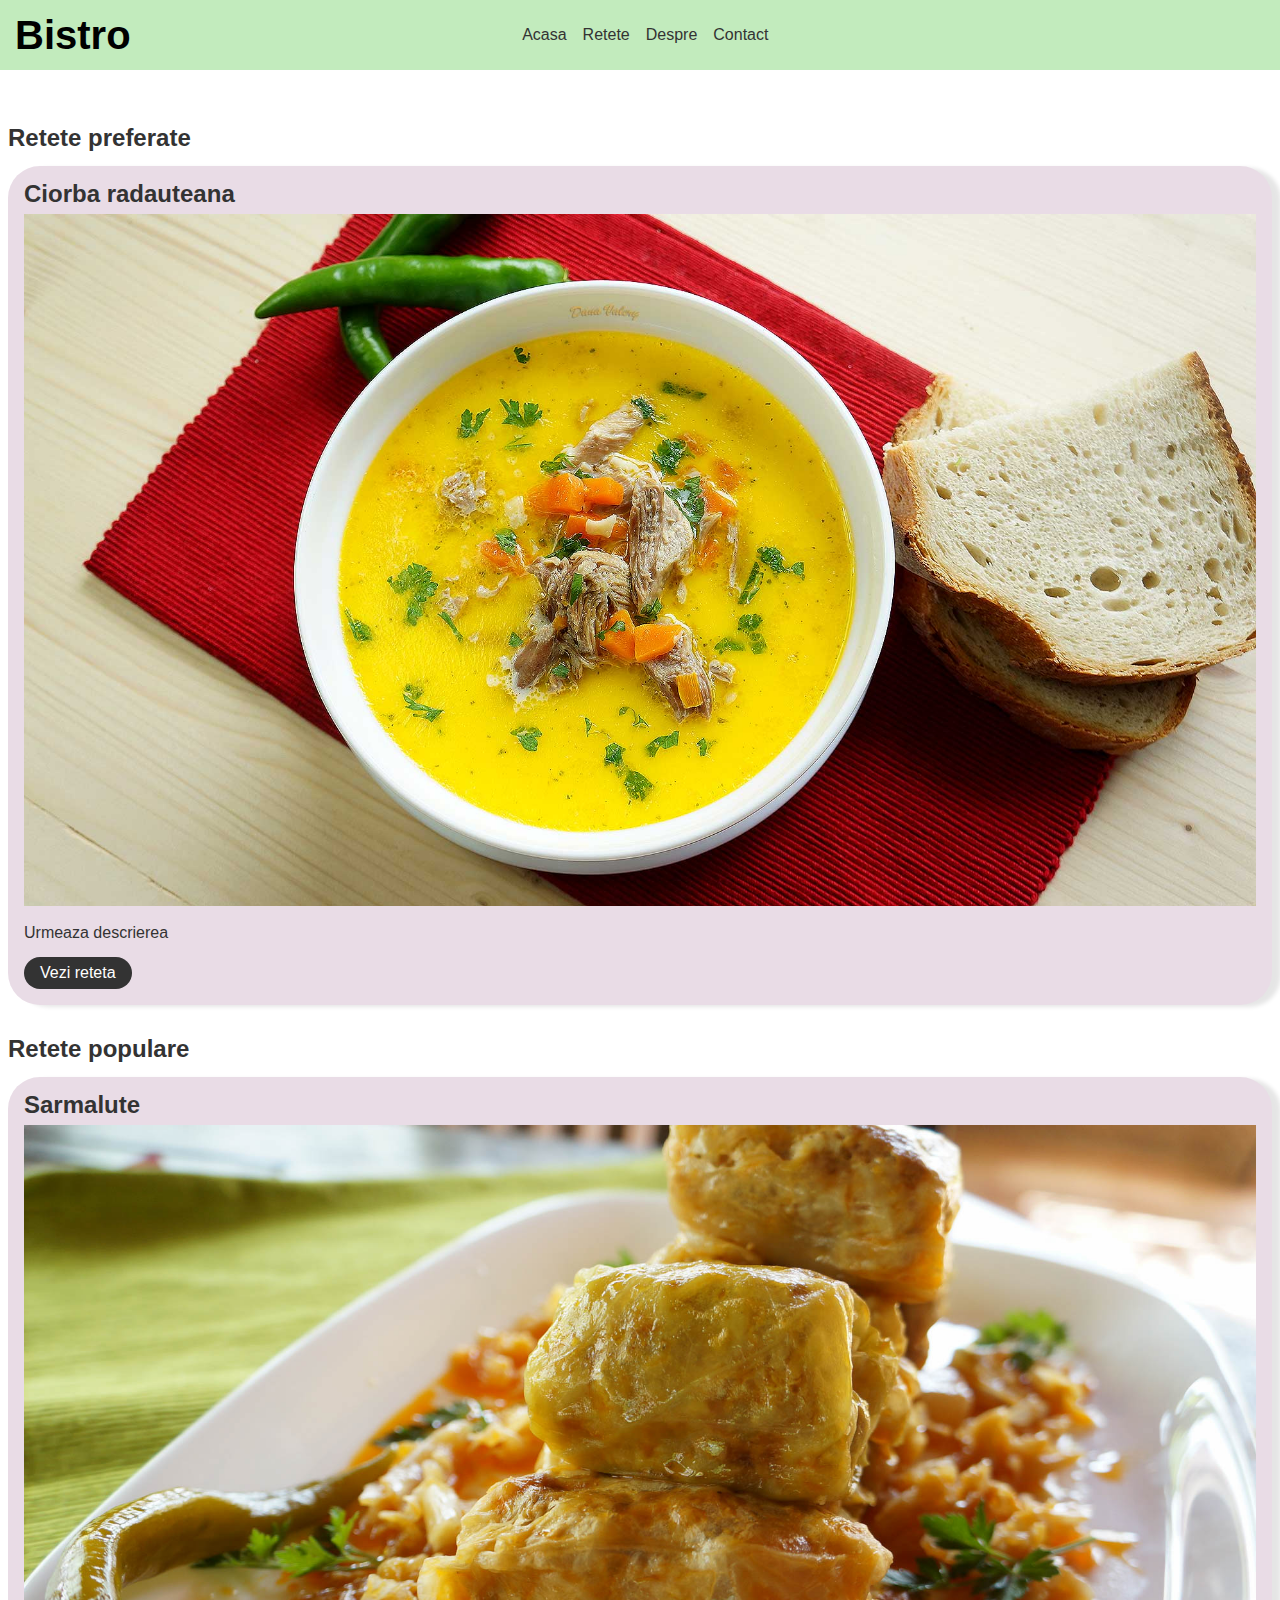
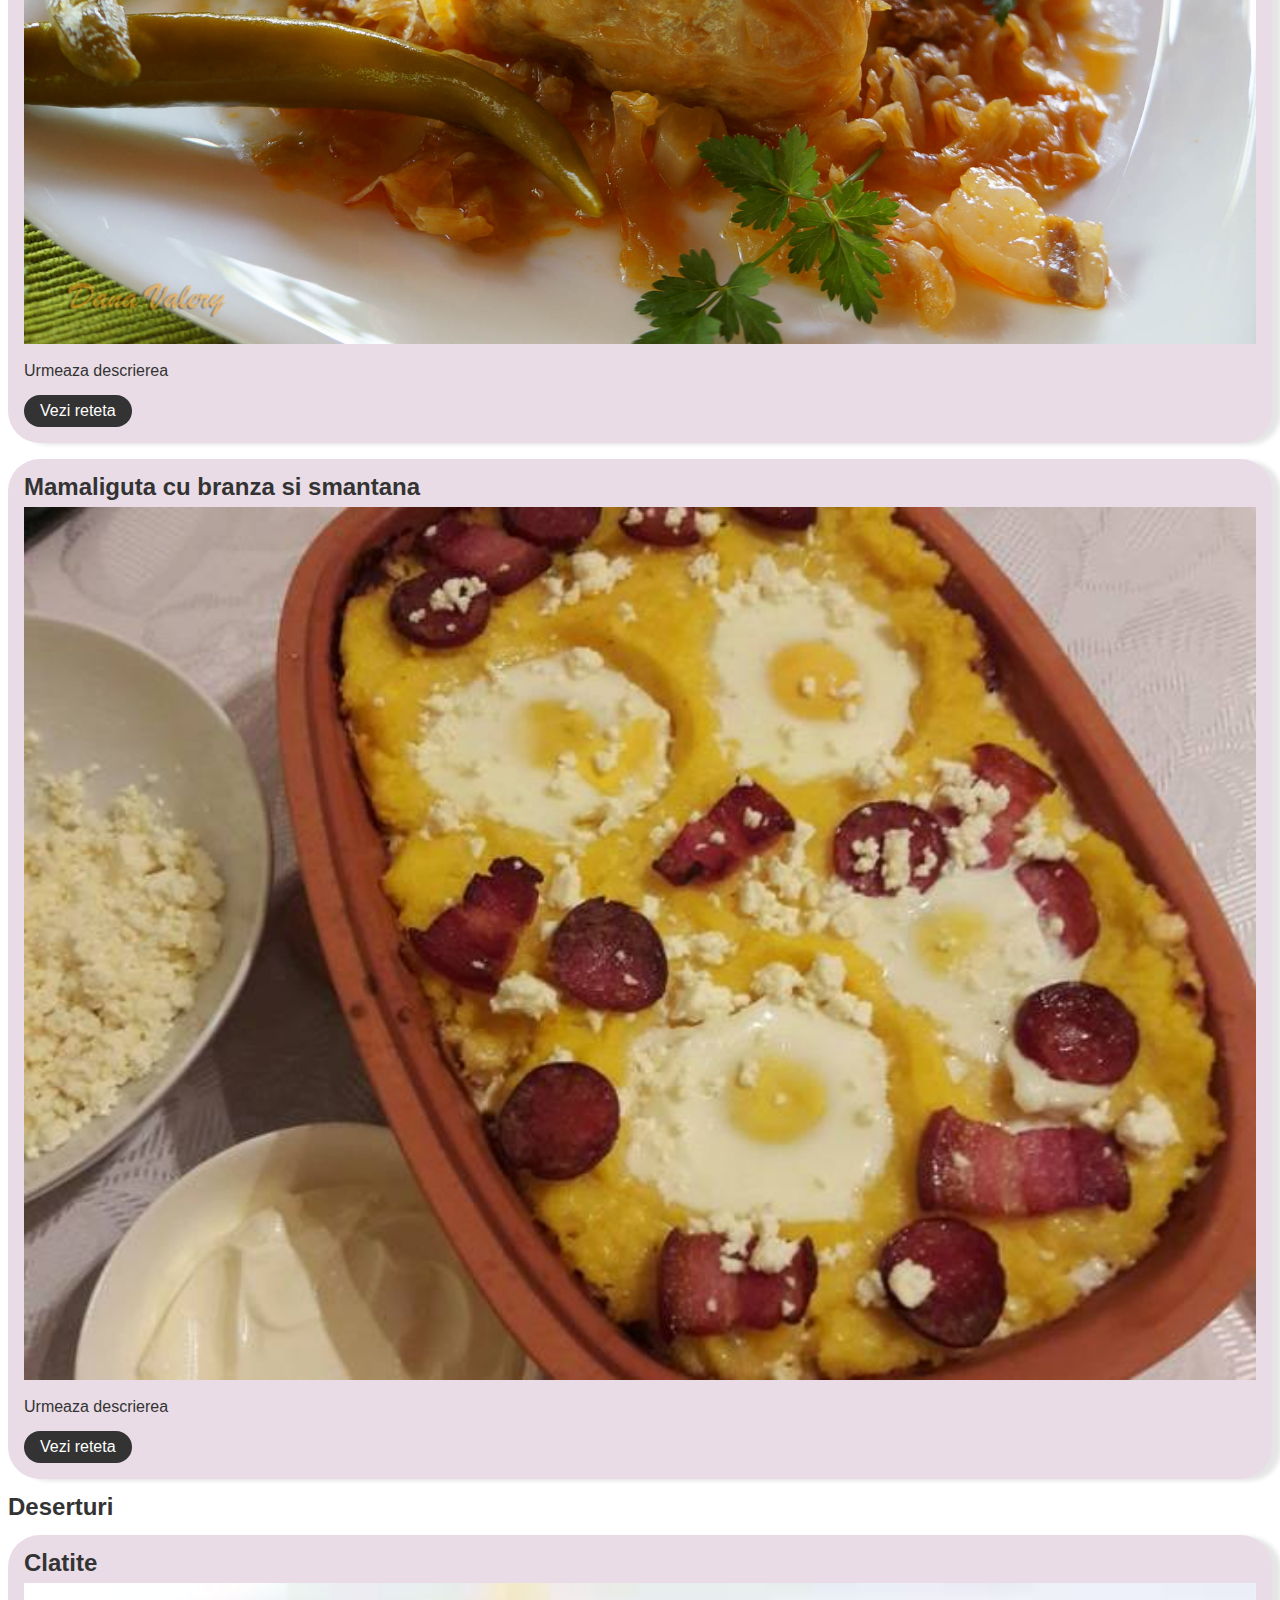
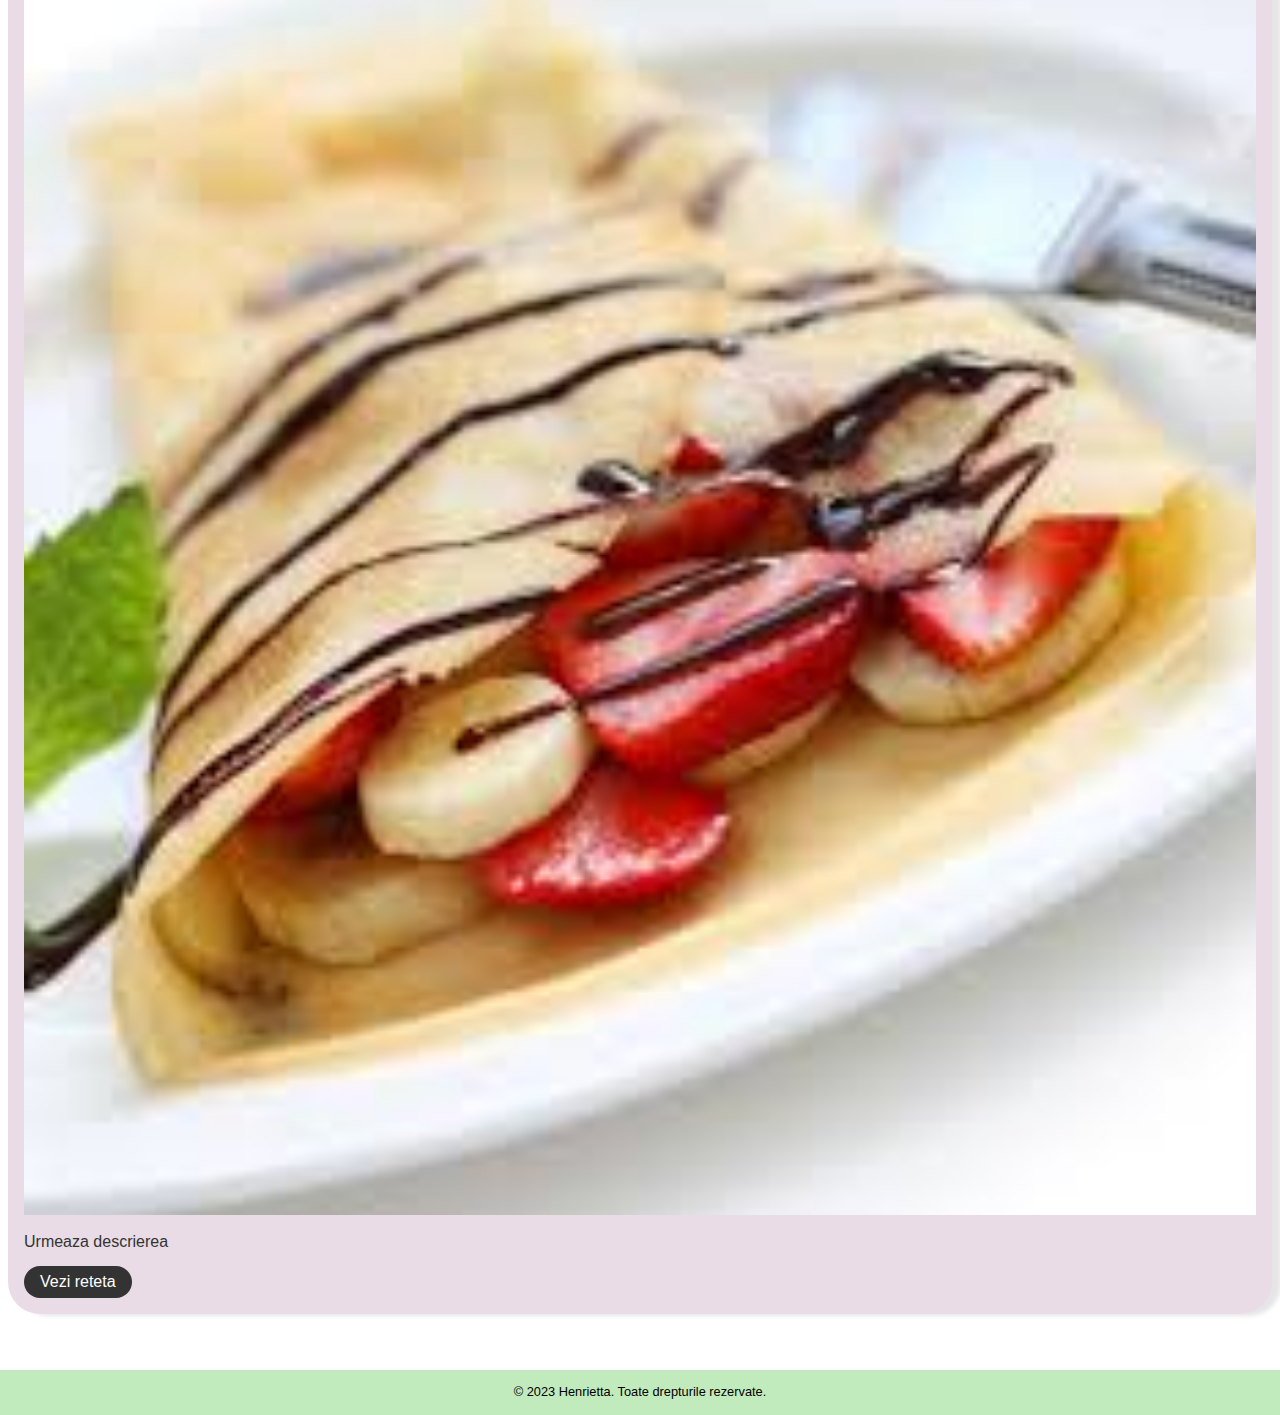
<file: index.html>
<!DOCTYPE html>
<html lang="ro">
<head>
  <title>
    Bistro
  </title>
  <link rel="stylesheet" href="stil.css">
</head>
<body>
  <header>
    <h1> Bistro </h1>
  
    <nav>
      <ul>
        <li><a href="index.html">Acasa</a></li>
        <li>
          <a href="retete.html">Retete</a></li>
        <li><a href="despre.html">Despre</a></li>
        <li><a href="contact.html">Contact</a></li>
      </ul>
    </nav>
  </header>

  <main><br>
    
    <section class="preferate"><br><br>
      <h2>Retete preferate</h2>
      <div>
        <h3> Ciorba radauteana </h3>
        <img src="imagini/ciorbaR.jpg" alt="Ciorba Readauteana">
        <p> Urmeaza descrierea </p>
        <a href="#" class="button" target="_top"> Vezi reteta </a>
      </div><br>
    </section>

    <section class="populare">
      <h2>Retete populare</h2>
      <div>
        <h3> Sarmalute </h3>
        <img src="imagini/sarmalute.jpg" alt="Sarmale">
        <p> Urmeaza descrierea </p>
        <a href="#" class="button" target="_top"> Vezi reteta </a>
      </div>
      <br>

      <div>
        <h3>    Mamaliguta cu branza si smantana </h3>
        <img src="imagini/mamaligaBranza.jpg" alt="Mamaliga cu branza si smantana">
        <p> Urmeaza descrierea </p>
        <a href="#" class="button" target="_top"> Vezi reteta </a>
      </div>
    </section>
    <section class="desert">
      <h2> Deserturi </h2>
      <div>
        <h3> Clatite </h3>
        <img src="imagini/clatitebune.jpg" alt="Clatite">
        <p> Urmeaza descrierea </p>
        <a href="#" class="button" target="_top"> Vezi reteta</a>
      </div>
    </section>
  
  </main>

  <footer>
    <p>&copy; 2023 Henrietta. Toate drepturile rezervate.</p>
  </footer>
  <script src="javaScript.js"></script>
  
</body>
</html>
</file>
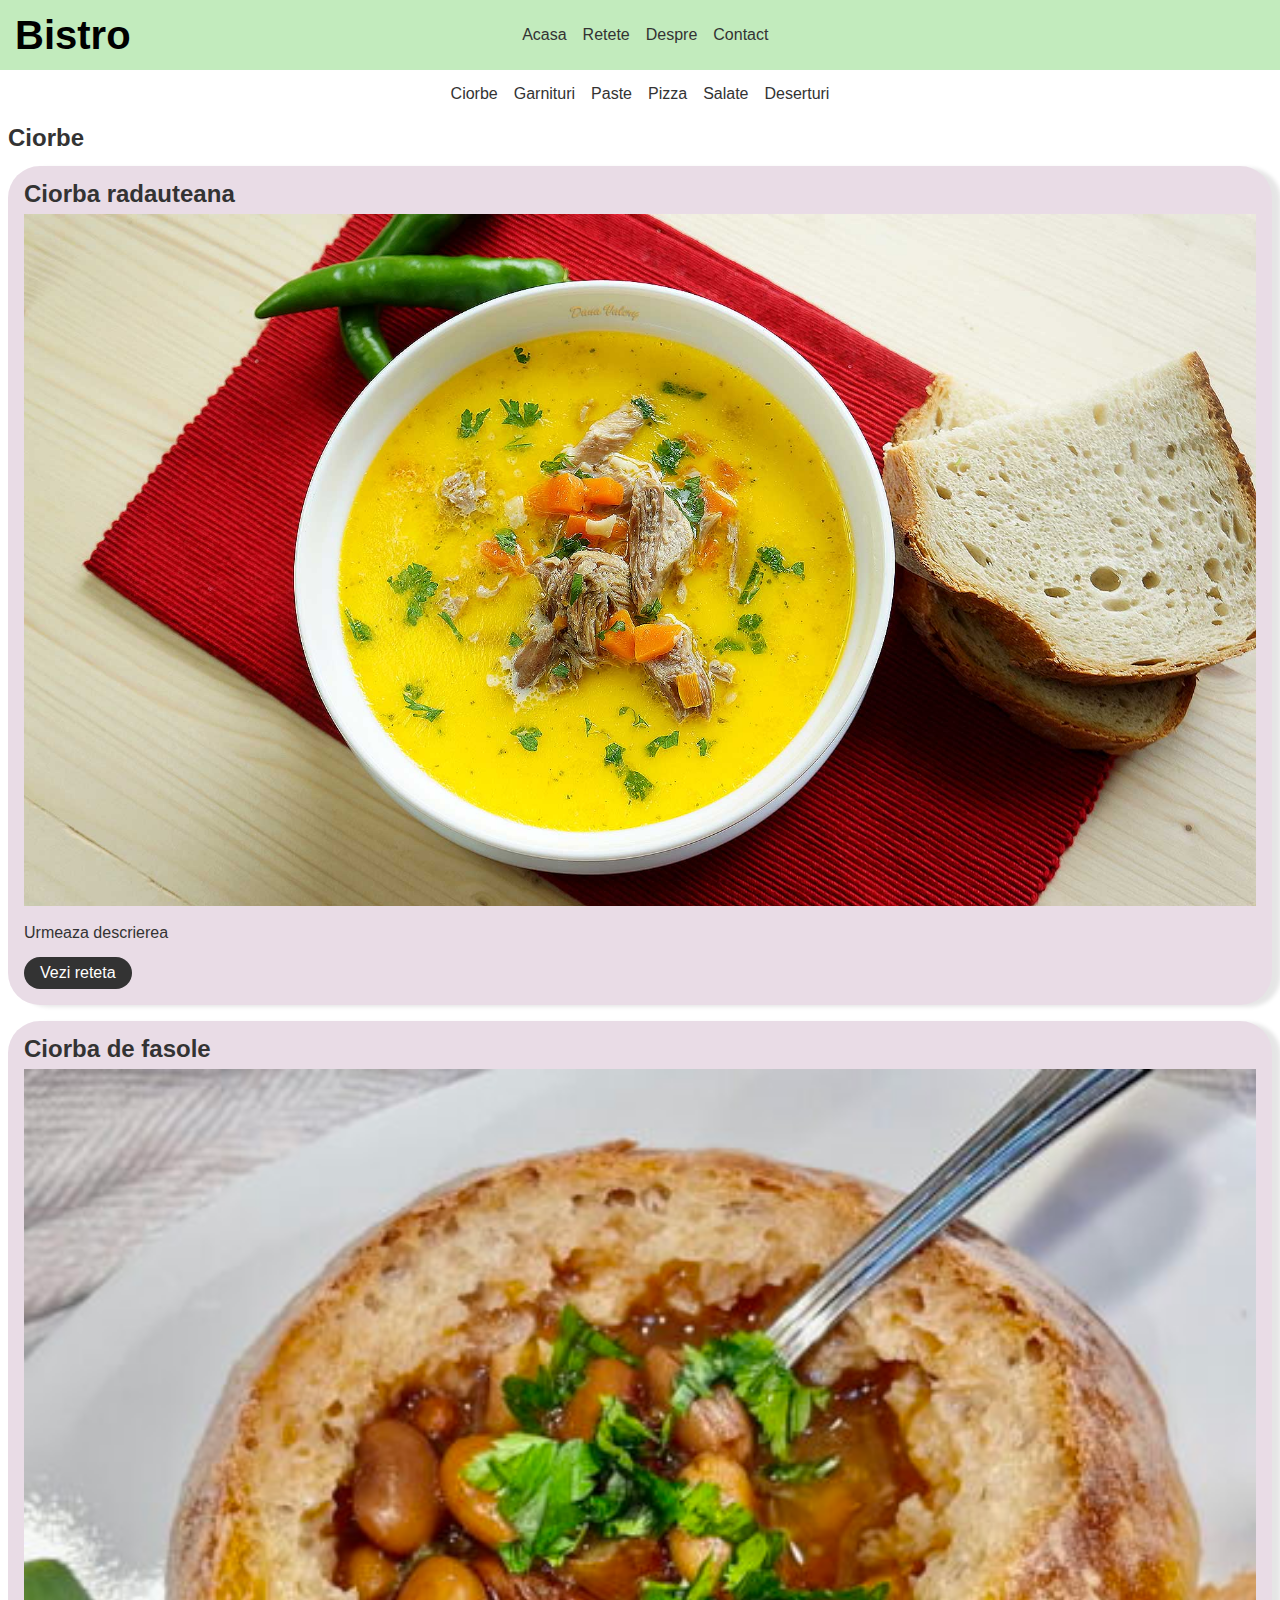
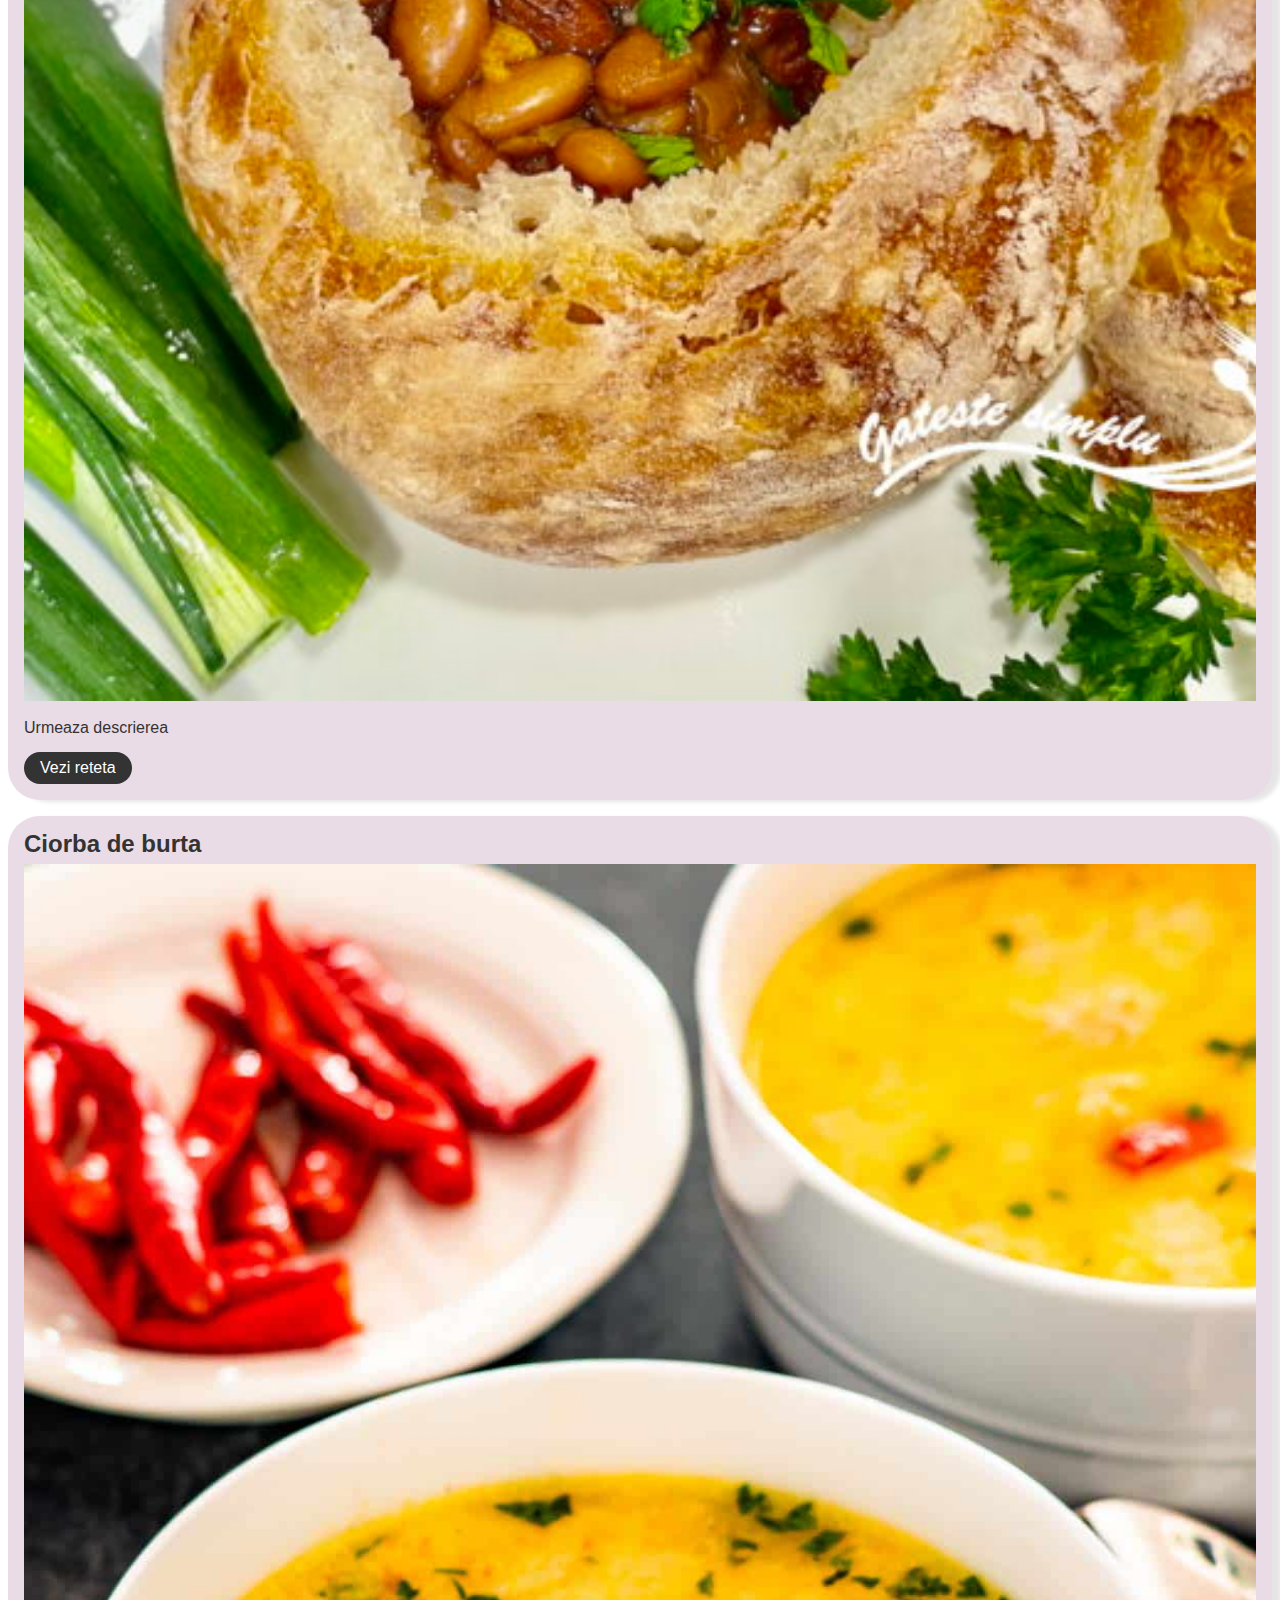
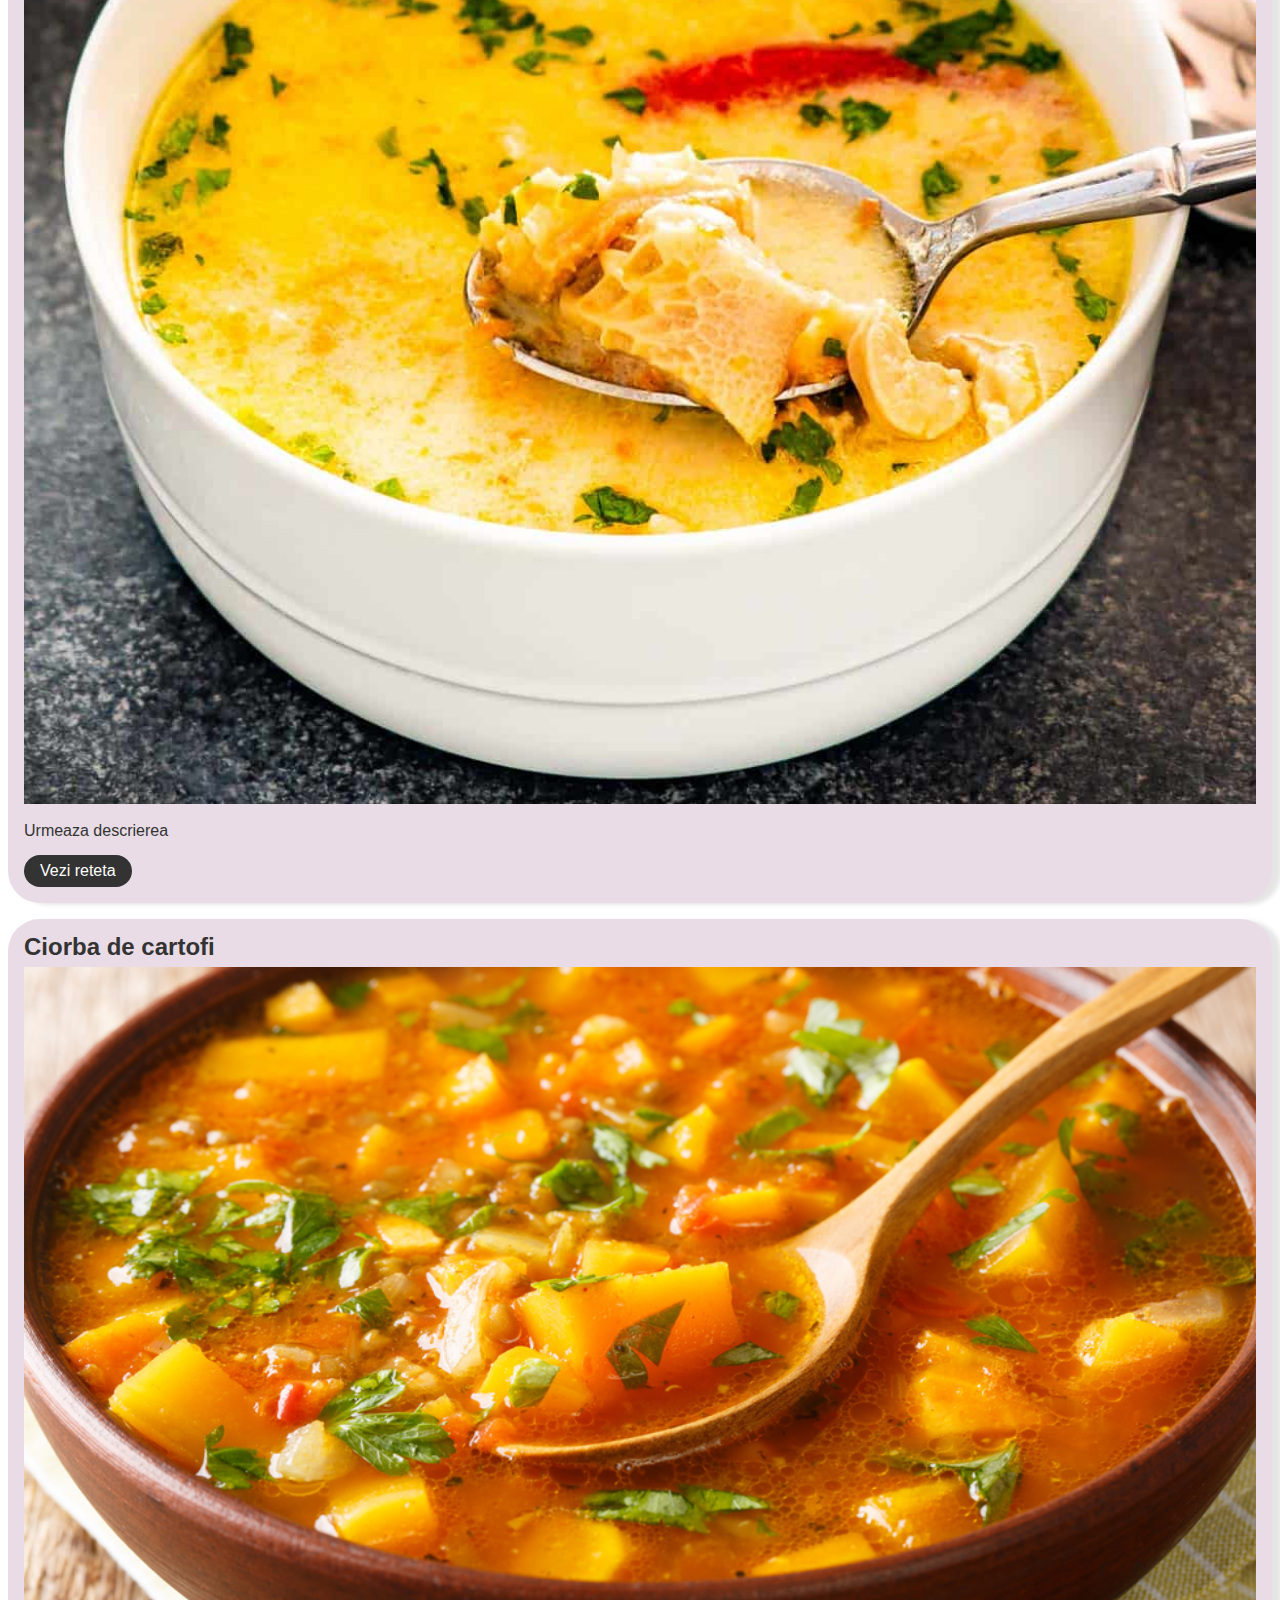
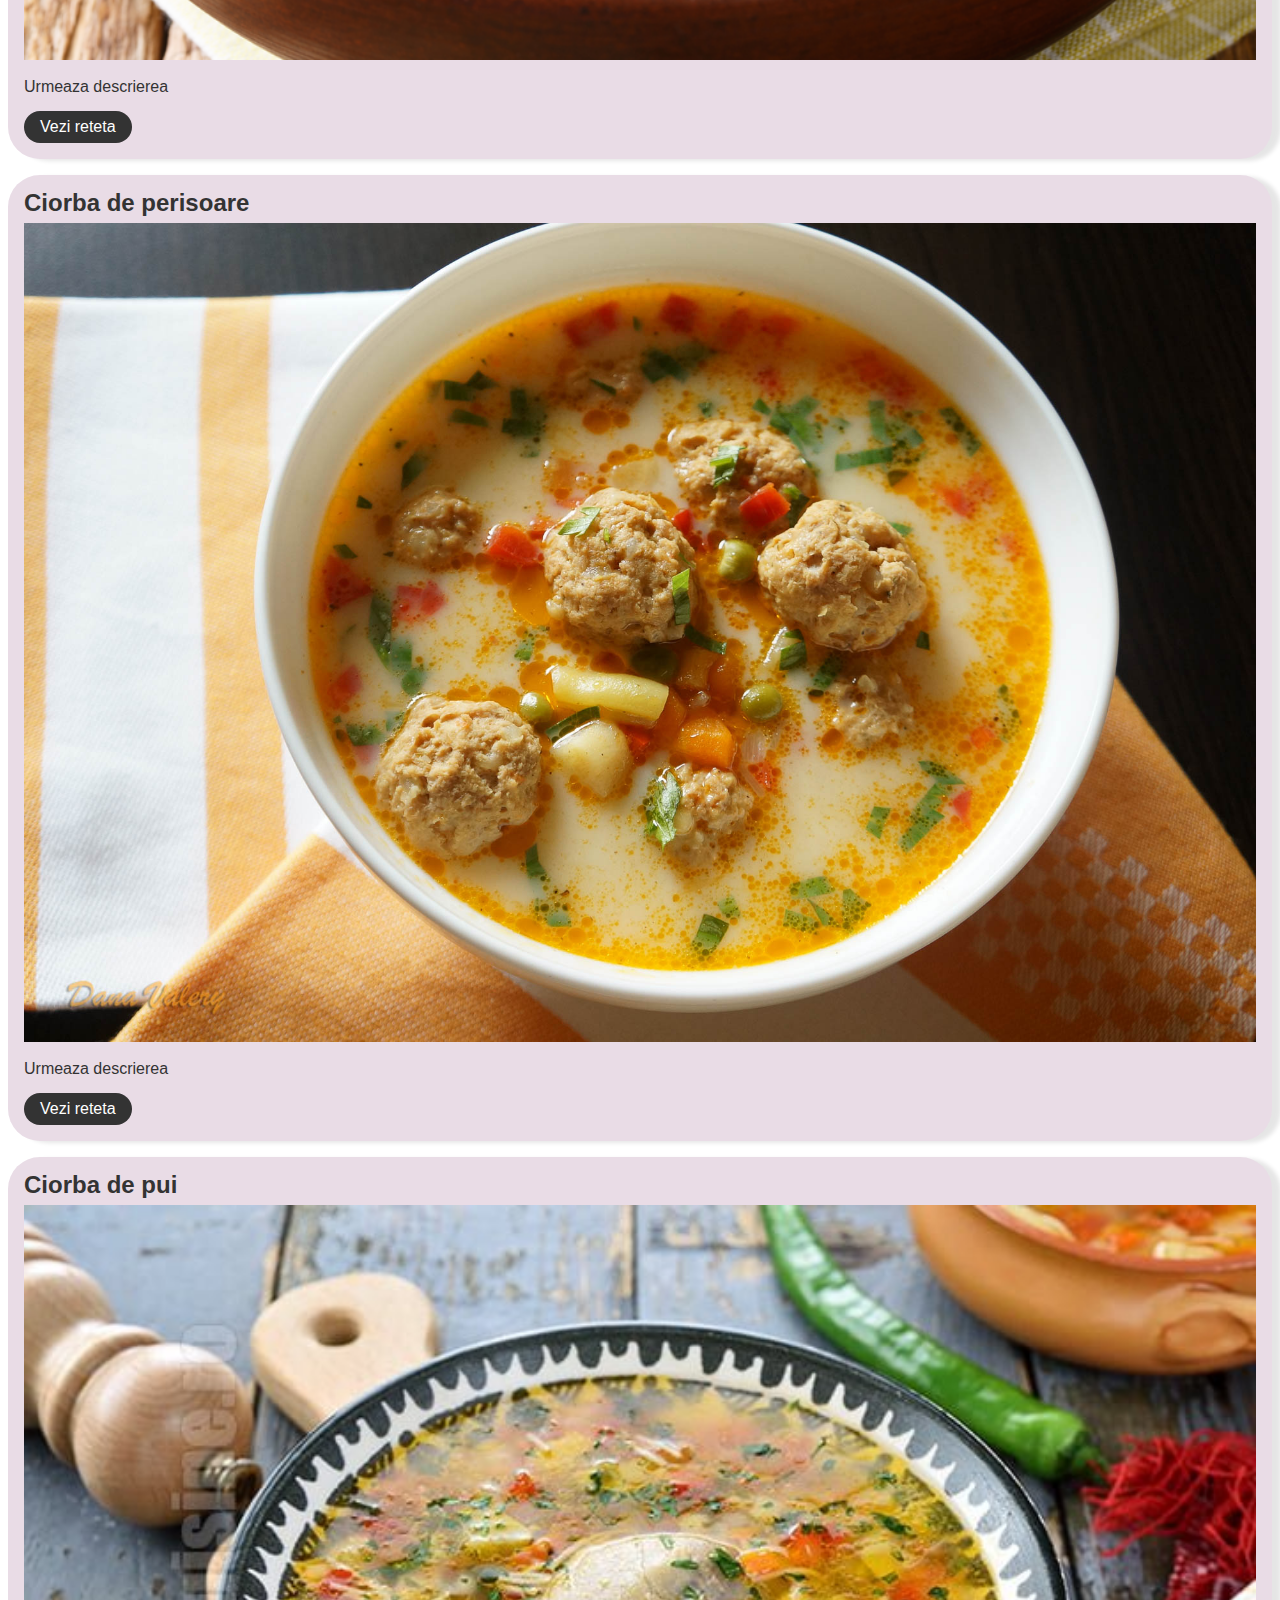
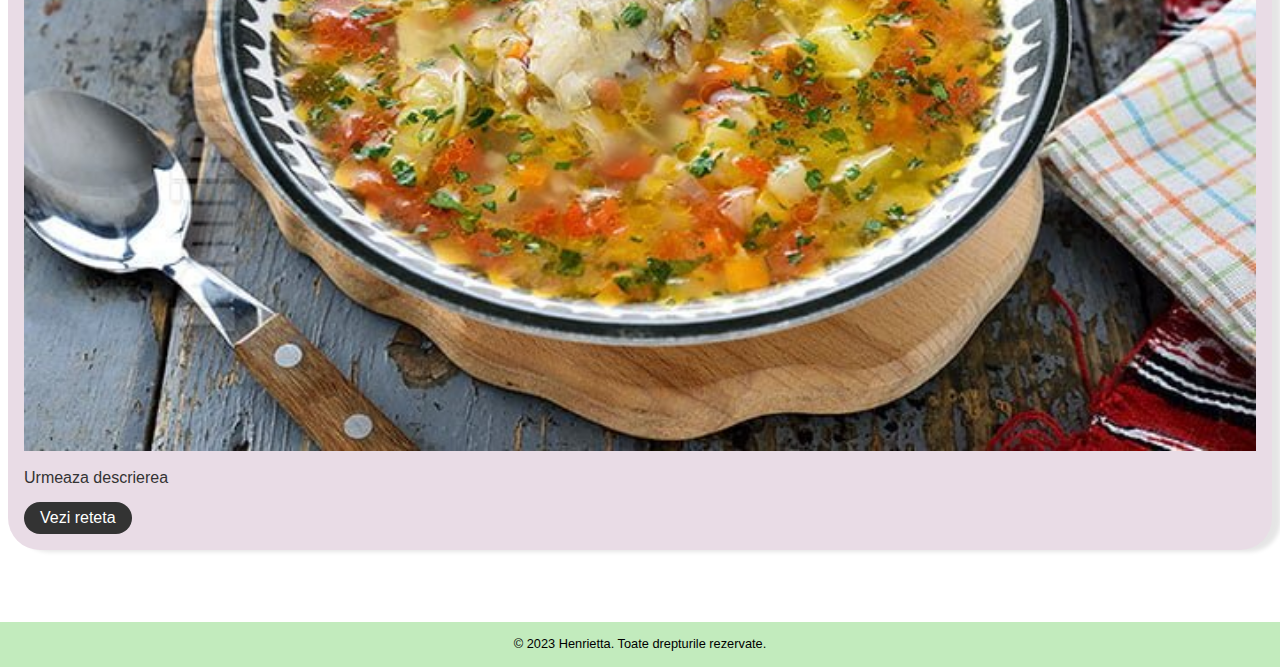
<file: ciorbe.html>
<!DOCTYPE html>
<html>
    <head>
        <title> Bistro </title>
        <link rel="stylesheet" href="stil.css">
    </head>
    <header>
    <h1> Bistro </h1>
    <nav>
      <ul>
        <li><a href="index.html">Acasa</a></li>
        <li><a href="retete.html">Retete</a></li>
        <li><a href="despre.html">Despre</a></li>
        <li><a href="contact.html">Contact</a></li>
      </ul>
    </nav>
  </header>
  <main>
    <nav class="Mancaruri">
      <ul>
        <li><a href="ciorbe.html" target="_self">Ciorbe</a></li>
        <li><a href="garnituri.html" target="_self">Garnituri</a></li>
        <li><a href="paste.html" target="_self">Paste</a></li>
        <li><a href="pizza.html" target="_self">Pizza</a></li>
        <li><a href="salate.html" target="_self">Salate</a></li>
        <li><a href="deserturi.html" target="_self">Deserturi</a></li>
      </ul>
    </nav>
    <br>
    <section>
      <h2> Ciorbe </h2>
      <div>
        <h3> Ciorba radauteana </h3>
        <img src="imagini/ciorbaR.jpg" alt="Ciorba Radauteana">
        <p> Urmeaza descrierea </p>
        <a href="#" class="button" target="_self"> Vezi reteta </a>

      </div><br>
      <div>
        <h3> Ciorba de fasole </h3>
        <img src="imagini/ciorbaF.jpg" alt="Ciorba de fasole">
        <p> Urmeaza descrierea </p>
        <a href="#" class="button" target="_self"> Vezi reteta </a>
      
      </div><br>
      <div>
        <h3> Ciorba de burta </h3>
        <img src="imagini/ciorbaBurta.jpg" alt="Ciorba de burta">
        <p> Urmeaza descrierea </p>
        <a href="#" class="button" target="_self"> Vezi reteta </a>
      
      </div><br>
      <div>
        <h3> Ciorba de cartofi </h3>
        <img src="imagini/ciorbaC.jpg" alt="Ciorba de cartofi">
        <p> Urmeaza descrierea </p>
        <a href="" class="button" target="_self"> Vezi reteta </a>
      </div><br>

        <div>
          <h3> Ciorba de perisoare </h3>
          <img src="imagini/ciorbaP.jpg" alt="Ciorba Radauteana">
          <p> Urmeaza descrierea </p>
          <a href="#" class="button" target="_self"> Vezi reteta </a>
        </div><br>
      <div>
        <h3> Ciorba de pui </h3>
        <img src="imagini/ciorbaPui.jpg" alt="Ciorba de pui">
        <p> Urmeaza descrierea </p>
        <a href="#" class="button" target="_self"> Vezi reteta </a>
      </div><br>

    </section>
    
  </main>
  <footer>
    <p>&copy; 2023 Henrietta. Toate drepturile rezervate.</p>
  </footer>
</html>
</file>
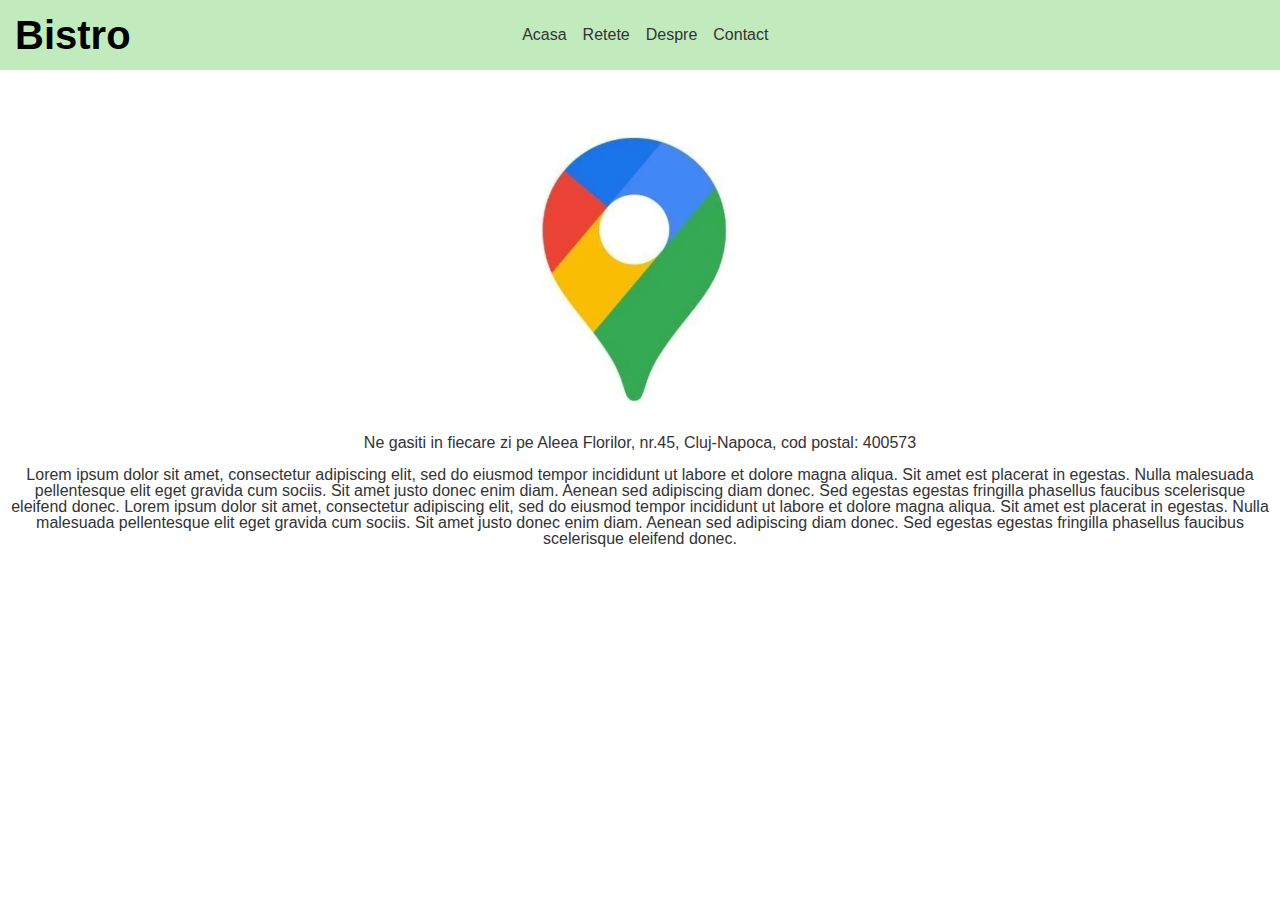
<file: contact.html>
<!DOCTYPE html>
<html>
    <head>
        <title> Bistro </title>
        <link rel="stylesheet" href="stil.css">
    </head>
    <body> 
    <header>
    <h1> Bistro </h1>
    <nav>
      <ul>
        <li><a href="index.html">Acasa</a></li>
        <li><a href="retete.html">Retete</a></li>
        <li><a href="despre.html">Despre</a></li>
        <li><a href="contact.html">Contact</a></li>
      </ul>
    </nav>
  </header>
  
<main class="contact"><br>
  <img src="imagini/locatie.jpg" class="locatia" width="600px" height="auto" alt="locatia">
  <p> Ne gasiti in fiecare zi pe Aleea Florilor, nr.45, Cluj-Napoca, cod postal: 400573</p>
  <br>
  <p>Lorem ipsum dolor sit amet, consectetur adipiscing elit, sed do eiusmod tempor incididunt ut labore et dolore magna aliqua. Sit amet est placerat in egestas. Nulla malesuada pellentesque elit eget gravida cum sociis. Sit amet justo donec enim diam. Aenean sed adipiscing diam donec. Sed egestas egestas fringilla phasellus faucibus scelerisque eleifend donec.
    Lorem ipsum dolor sit amet, consectetur adipiscing elit, sed do eiusmod tempor incididunt ut labore et dolore magna aliqua. Sit amet est placerat in egestas. Nulla malesuada pellentesque elit eget gravida cum sociis. Sit amet justo donec enim diam. Aenean sed adipiscing diam donec. Sed egestas egestas fringilla phasellus faucibus scelerisque eleifend donec.
  </p>  
</main><br>


</body>
</html>
</file>
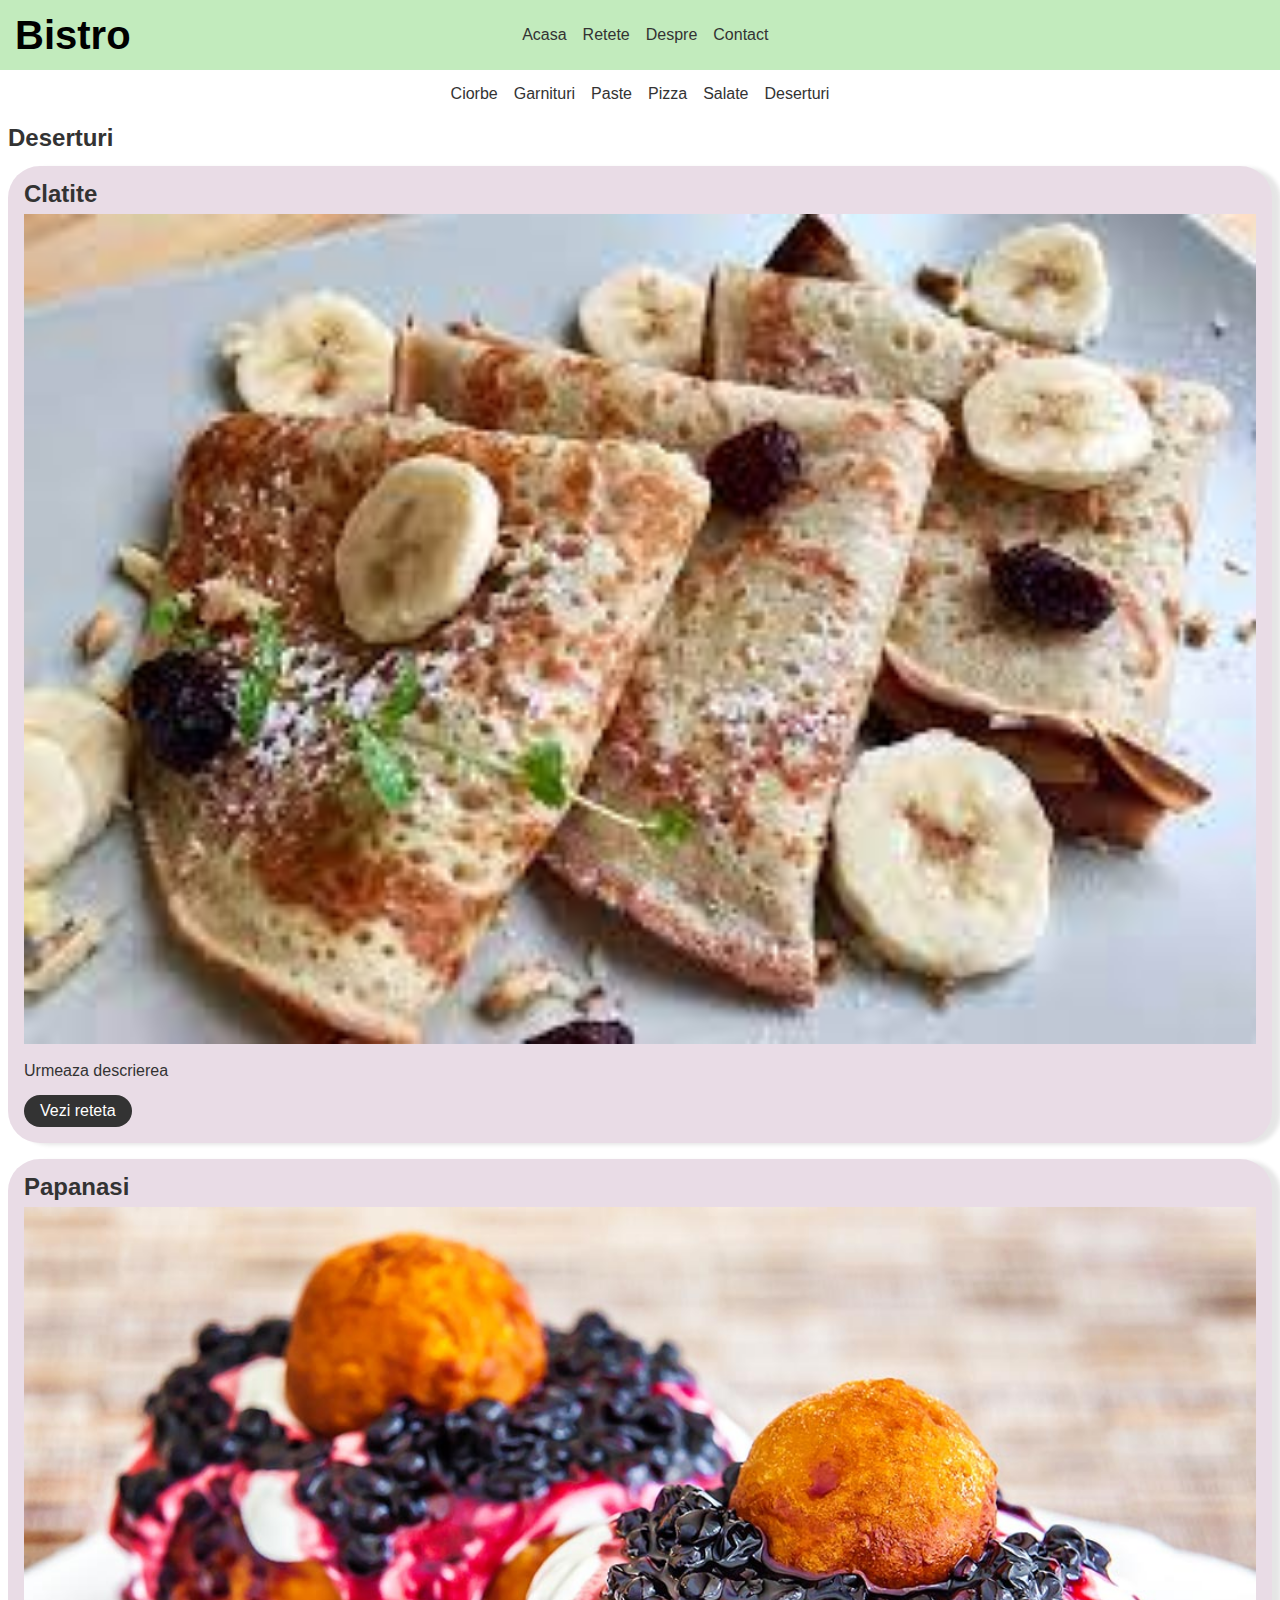
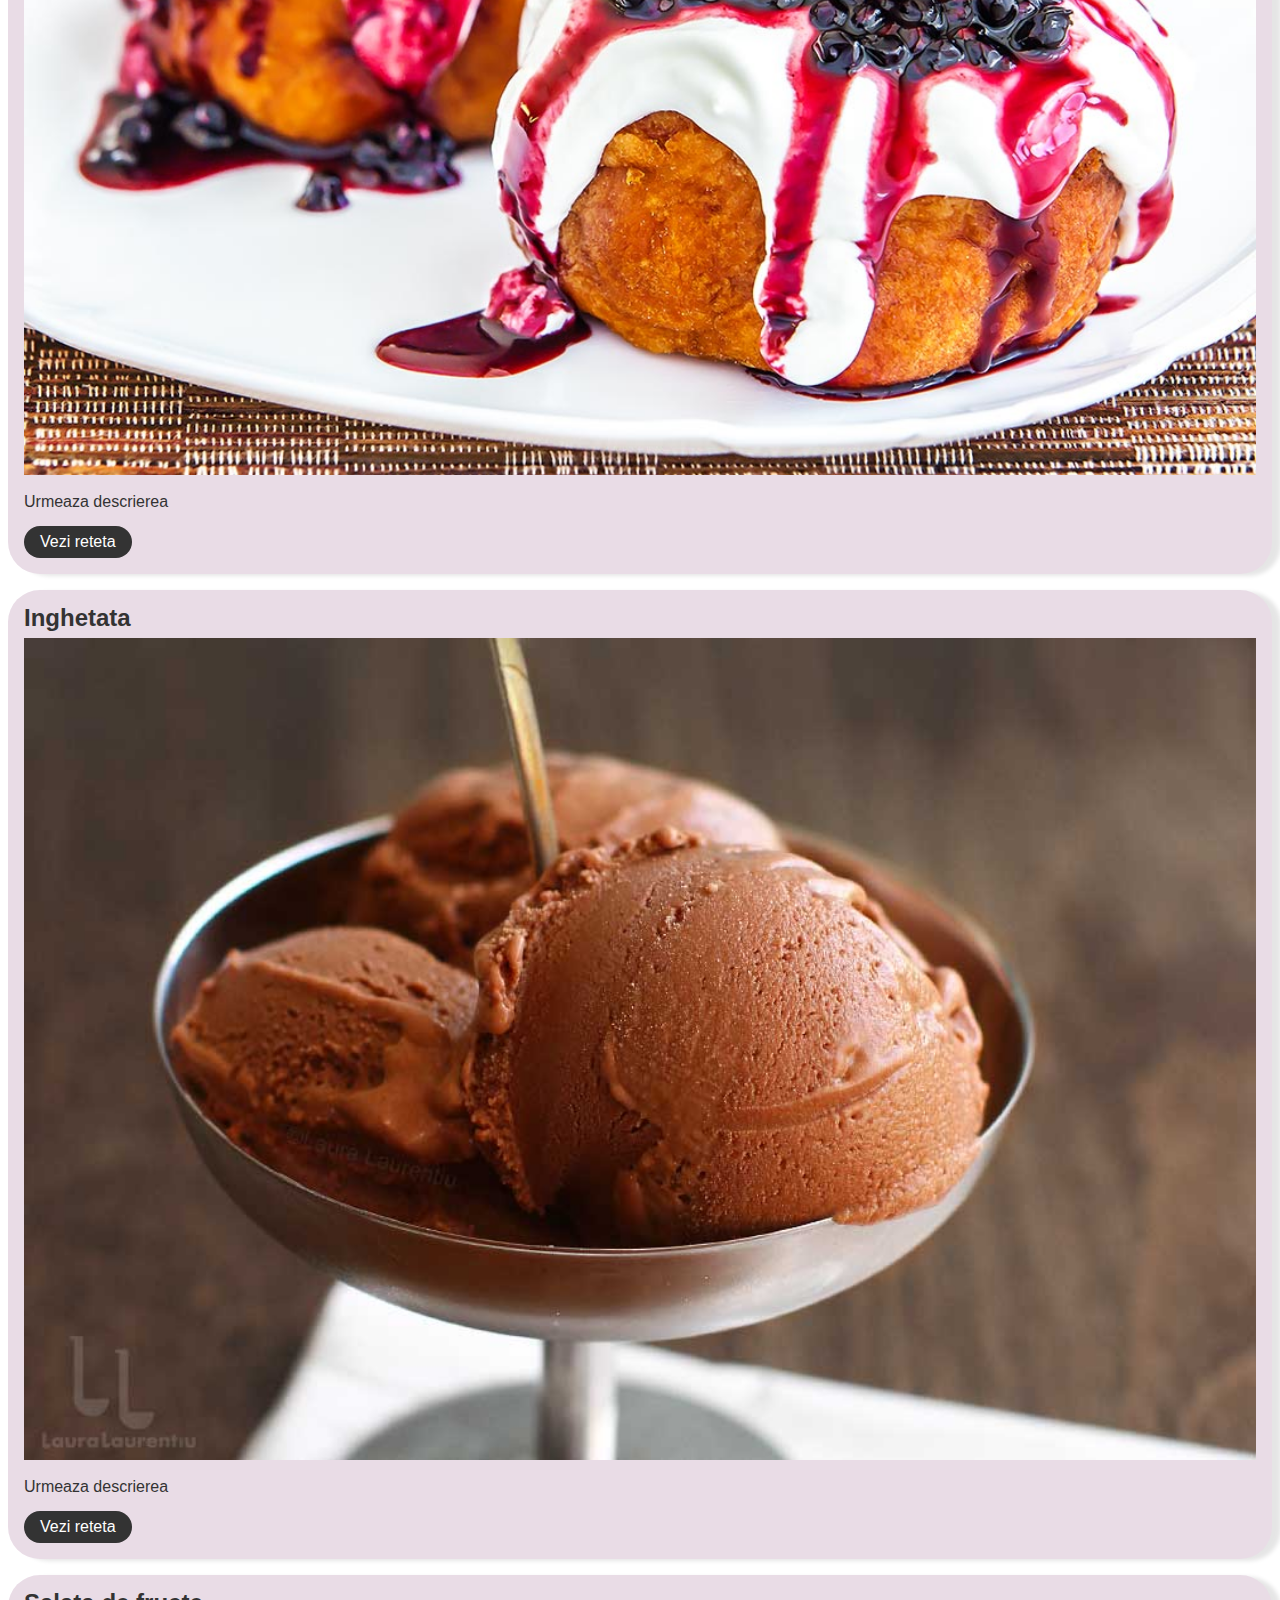
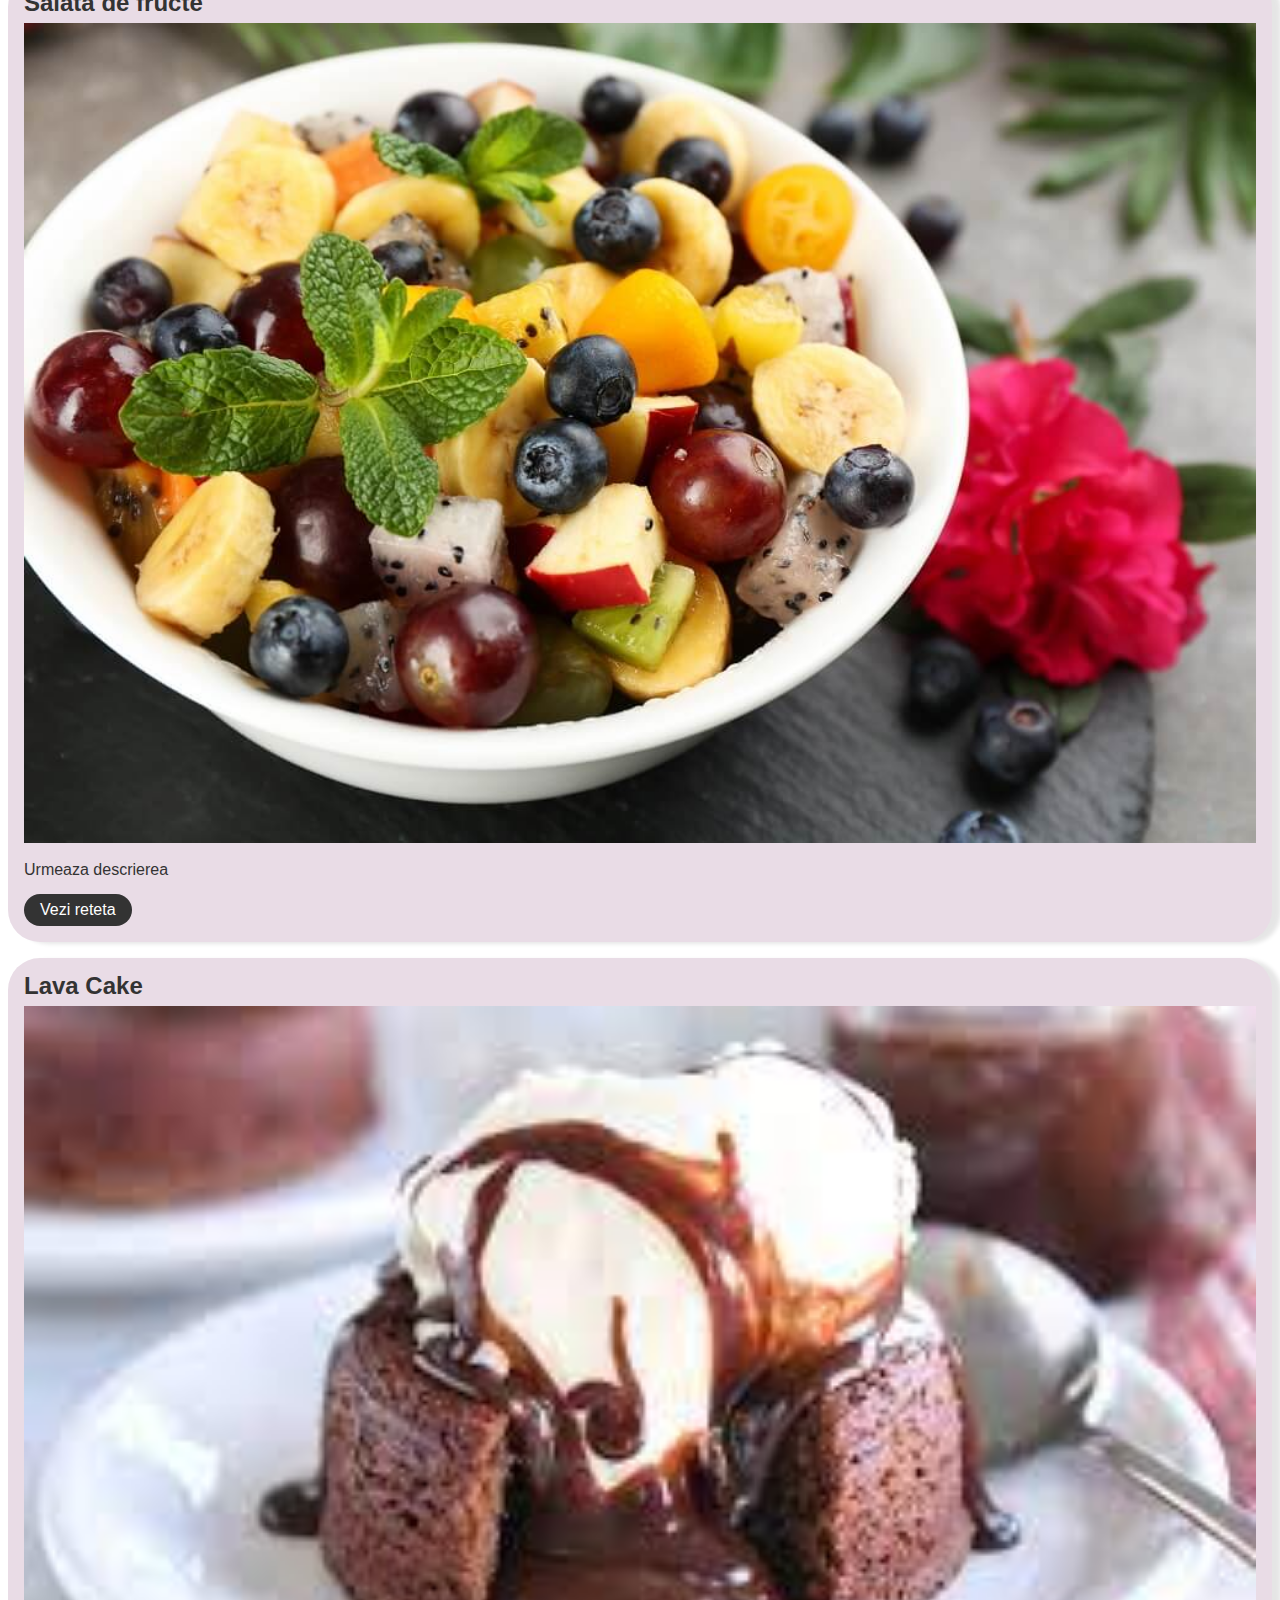
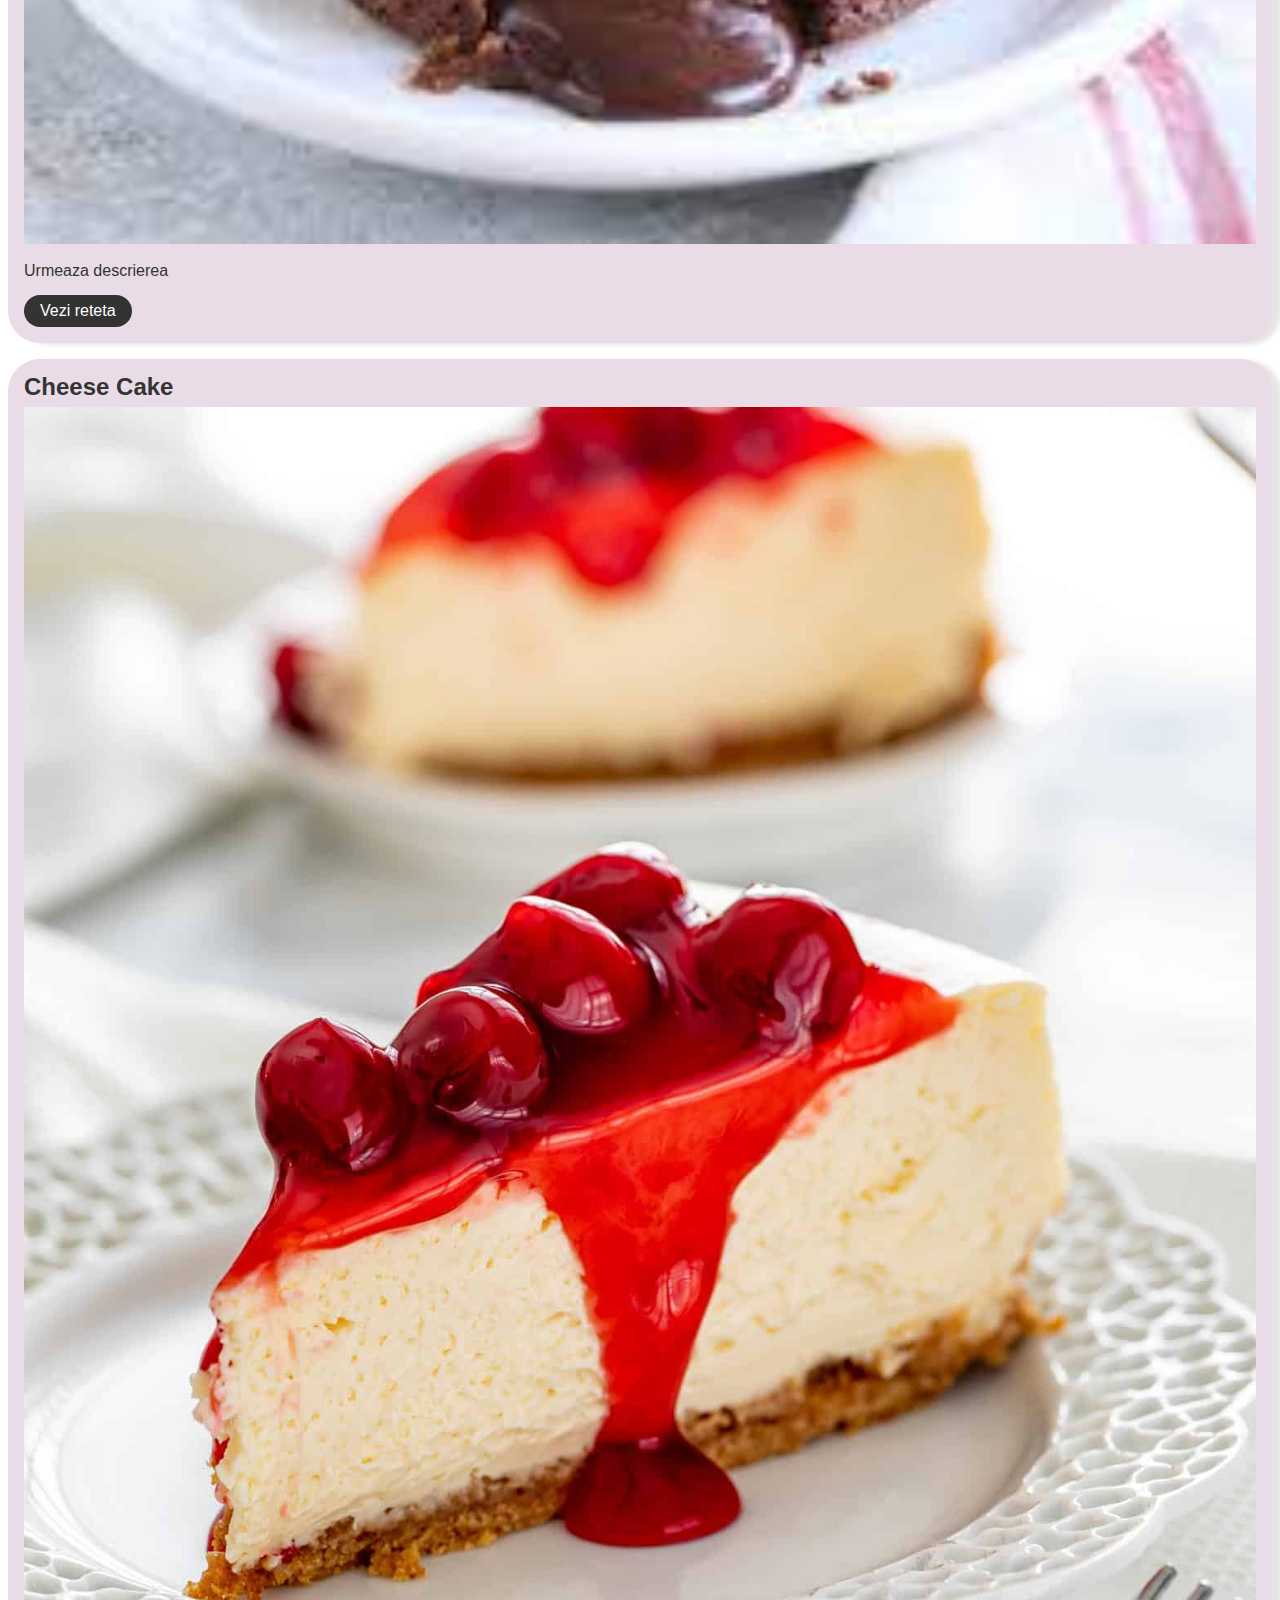
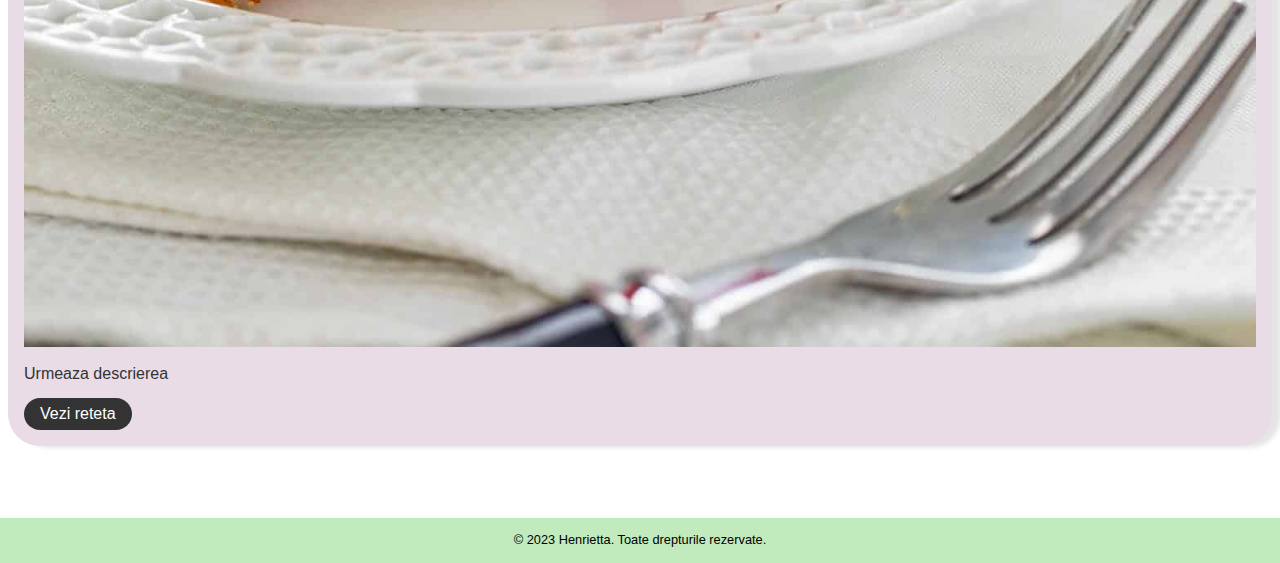
<file: deserturi.html>
<!DOCTYPE html>
<html>
    <head>
        <title> Bistro </title>
        <link rel="stylesheet" href="stil.css">
    </head>
    <header>
    <h1> Bistro </h1>
    <nav>
      <ul>
        <li><a href="index.html">Acasa</a></li>
        <li><a href="retete.html">Retete</a></li>
        <li><a href="despre.html">Despre</a></li>
        <li><a href="contact.html">Contact</a></li>
      </ul>
    </nav>
  </header>
  <main>
    <nav class="Mancaruri">
      <ul>
        <li><a href="ciorbe.html" target="_self">Ciorbe</a></li>
        <li><a href="garnituri.html" target="_self">Garnituri</a></li>
        <li><a href="paste.html" target="_self">Paste</a></li>
        <li><a href="pizza.html" target="_self">Pizza</a></li>
        <li><a href="salate.html" target="_self">Salate</a></li>
        <li><a href="deserturi.html" target="_self">Deserturi</a></li>
      </ul>
    </nav>
    <br>
    <section>
      <h2> Deserturi </h2>
      <div>
        <h3> Clatite </h3>
        <img src="imagini/clatita.jpg" alt="Clatite">
        <p> Urmeaza descrierea </p>
        <a href="#" class="button" target="_self"> Vezi reteta </a>
      
      </div><br>
      <div>
        <h3> Papanasi </h3>
        <img src="imagini/papanasi.jpg" alt="Papanasi ">
        <p> Urmeaza descrierea </p>
        <a href="#" class="button" target="_self"> Vezi reteta </a>
      
      </div>
      <br>
      <div>
        <h3> Inghetata </h3>
        <img src="imagini/inghetata.jpg" alt="Inghetata ">
        <p> Urmeaza descrierea </p>
        <a href="#" class="button" target="_self"> Vezi reteta </a>
      
      </div><br>
      <div>
        <h3> Salata de fructe </h3>
        <img src="imagini/salataFructe.jpg" alt="Salata de fructe">
        <p> Urmeaza descrierea </p>
        <a href="#" class="button" target="_self"> Vezi reteta </a>
      
      </div>
      <br>
      <div>
        <h3> Lava Cake </h3>
        <img src="imagini/lavaCake.jpg" alt="Lava Cake">
        <p> Urmeaza descrierea </p>
        <a href="#" class="button" target="_self"> Vezi reteta </a>
      </div><br>

      <div>
        <h3> Cheese Cake </h3>
        <img src="imagini/cheeseCake.jpg" alt=" Chesee Cake ">
        <p> Urmeaza descrierea </p>
        <a href="#" class="button" target="_self"> Vezi reteta </a>

      </div><br>
      
    </section>
    
  </main>
  <footer>
    <p>&copy; 2023 Henrietta. Toate drepturile rezervate.</p>
  </footer>
</html>
</file>
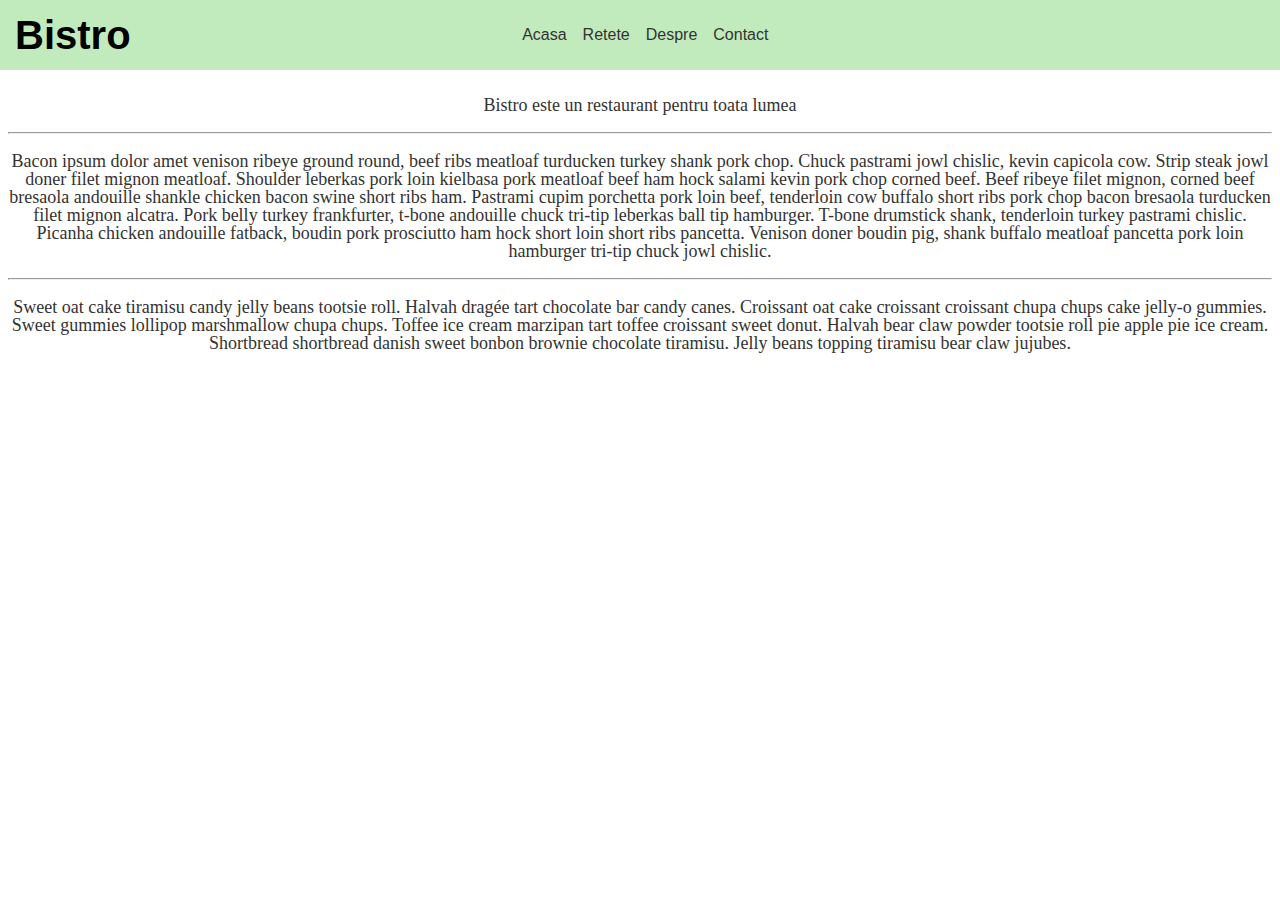
<file: despre.html>
<!DOCTYPE html>
<html lang="ro">
<head>
  <title>
    Bistro
  </title>
  <link rel="stylesheet" href="stil.css">
</head>
<body>
  <header>
    <h1> Bistro </h1>
    <nav>
      <ul>
        <li><a href="index.html">Acasa</a></li>
        <li>
          <a href="retete.html">Retete</a></li>
        <li><a href="despre.html">Despre</a></li>
        <li><a href="contact.html">Contact</a></li>
      </ul>
    </nav>
    </header>
  </body>
  <main class="ipsum"><br>
    <p> Bistro este un restaurant pentru toata lumea</p><br><hr><br>
    <p>Bacon ipsum dolor amet venison ribeye ground round, beef ribs meatloaf turducken turkey shank pork chop. Chuck pastrami jowl chislic, kevin capicola cow. Strip steak jowl doner filet mignon meatloaf. Shoulder leberkas pork loin kielbasa pork meatloaf beef ham hock salami kevin pork chop corned beef. Beef ribeye filet mignon, corned beef bresaola andouille shankle chicken bacon swine short ribs ham.
      Pastrami cupim porchetta pork loin beef, tenderloin cow buffalo short ribs pork chop bacon bresaola turducken filet mignon alcatra. Pork belly turkey frankfurter, t-bone andouille chuck tri-tip leberkas ball tip hamburger. T-bone drumstick shank, tenderloin turkey pastrami chislic. Picanha chicken andouille fatback, boudin pork prosciutto ham hock short loin short ribs pancetta. Venison doner boudin pig, shank buffalo meatloaf pancetta pork loin hamburger tri-tip chuck jowl chislic.</p>
    <br><hr><br>
    <p>Sweet oat cake tiramisu candy jelly beans tootsie roll. Halvah dragée tart chocolate bar candy canes. Croissant oat cake croissant croissant chupa chups cake jelly-o gummies. Sweet gummies lollipop marshmallow chupa chups.

      Toffee ice cream marzipan tart toffee croissant sweet donut. Halvah bear claw powder tootsie roll pie apple pie ice cream. Shortbread shortbread danish sweet bonbon brownie chocolate tiramisu. Jelly beans topping tiramisu bear claw jujubes.</p>
  </main>
 
  </html>
</file>
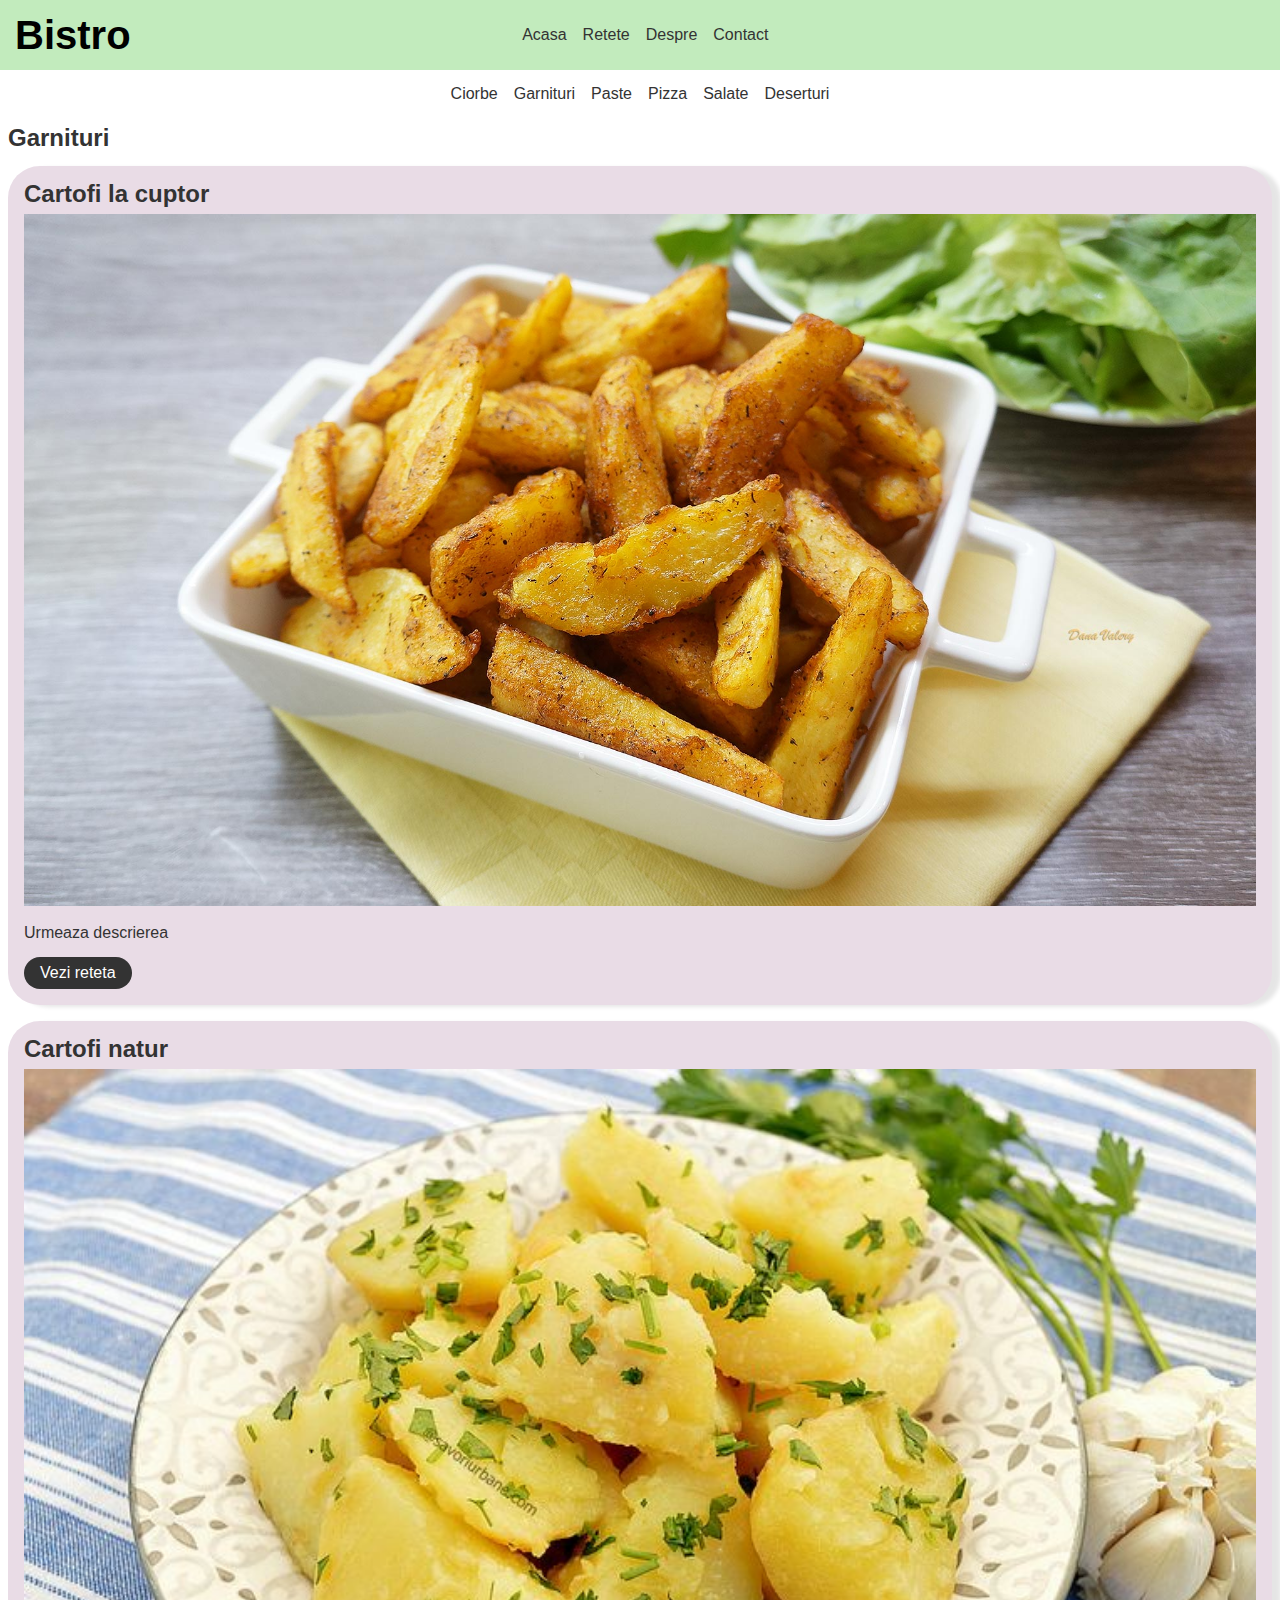
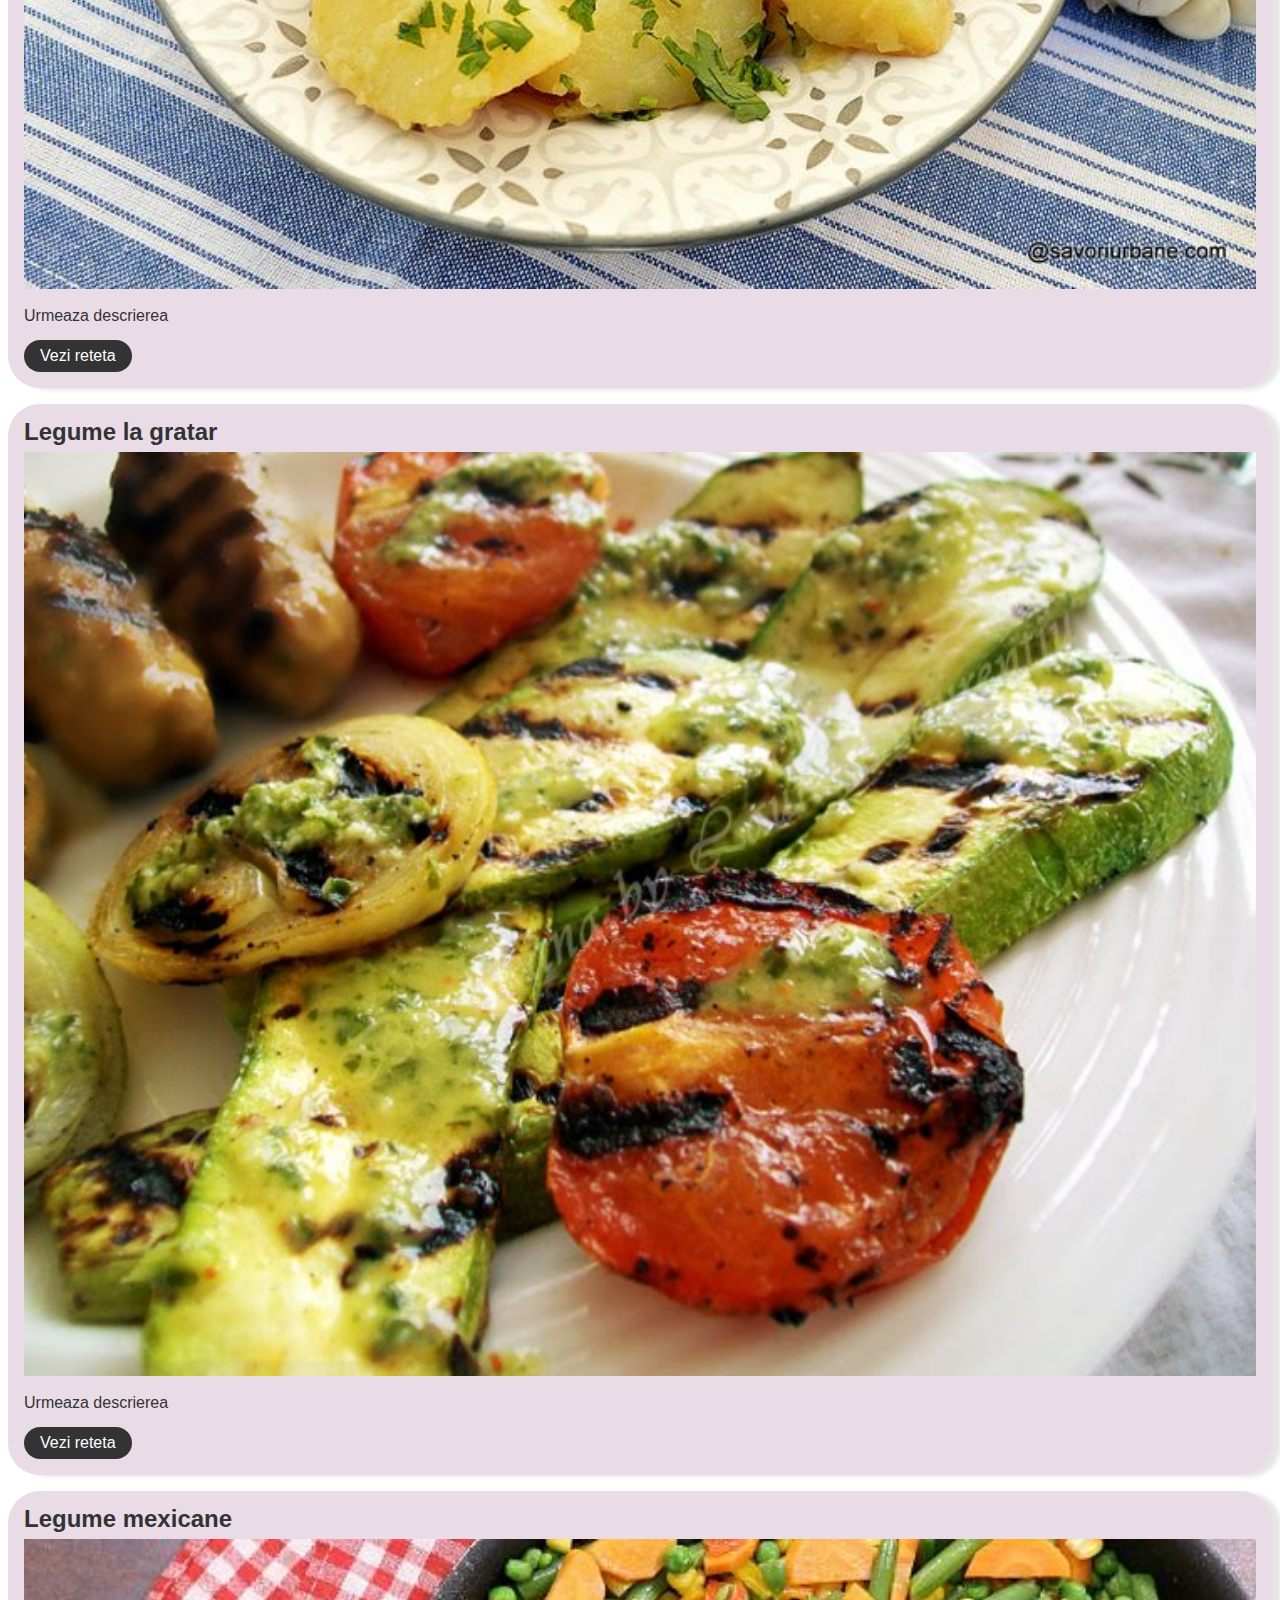
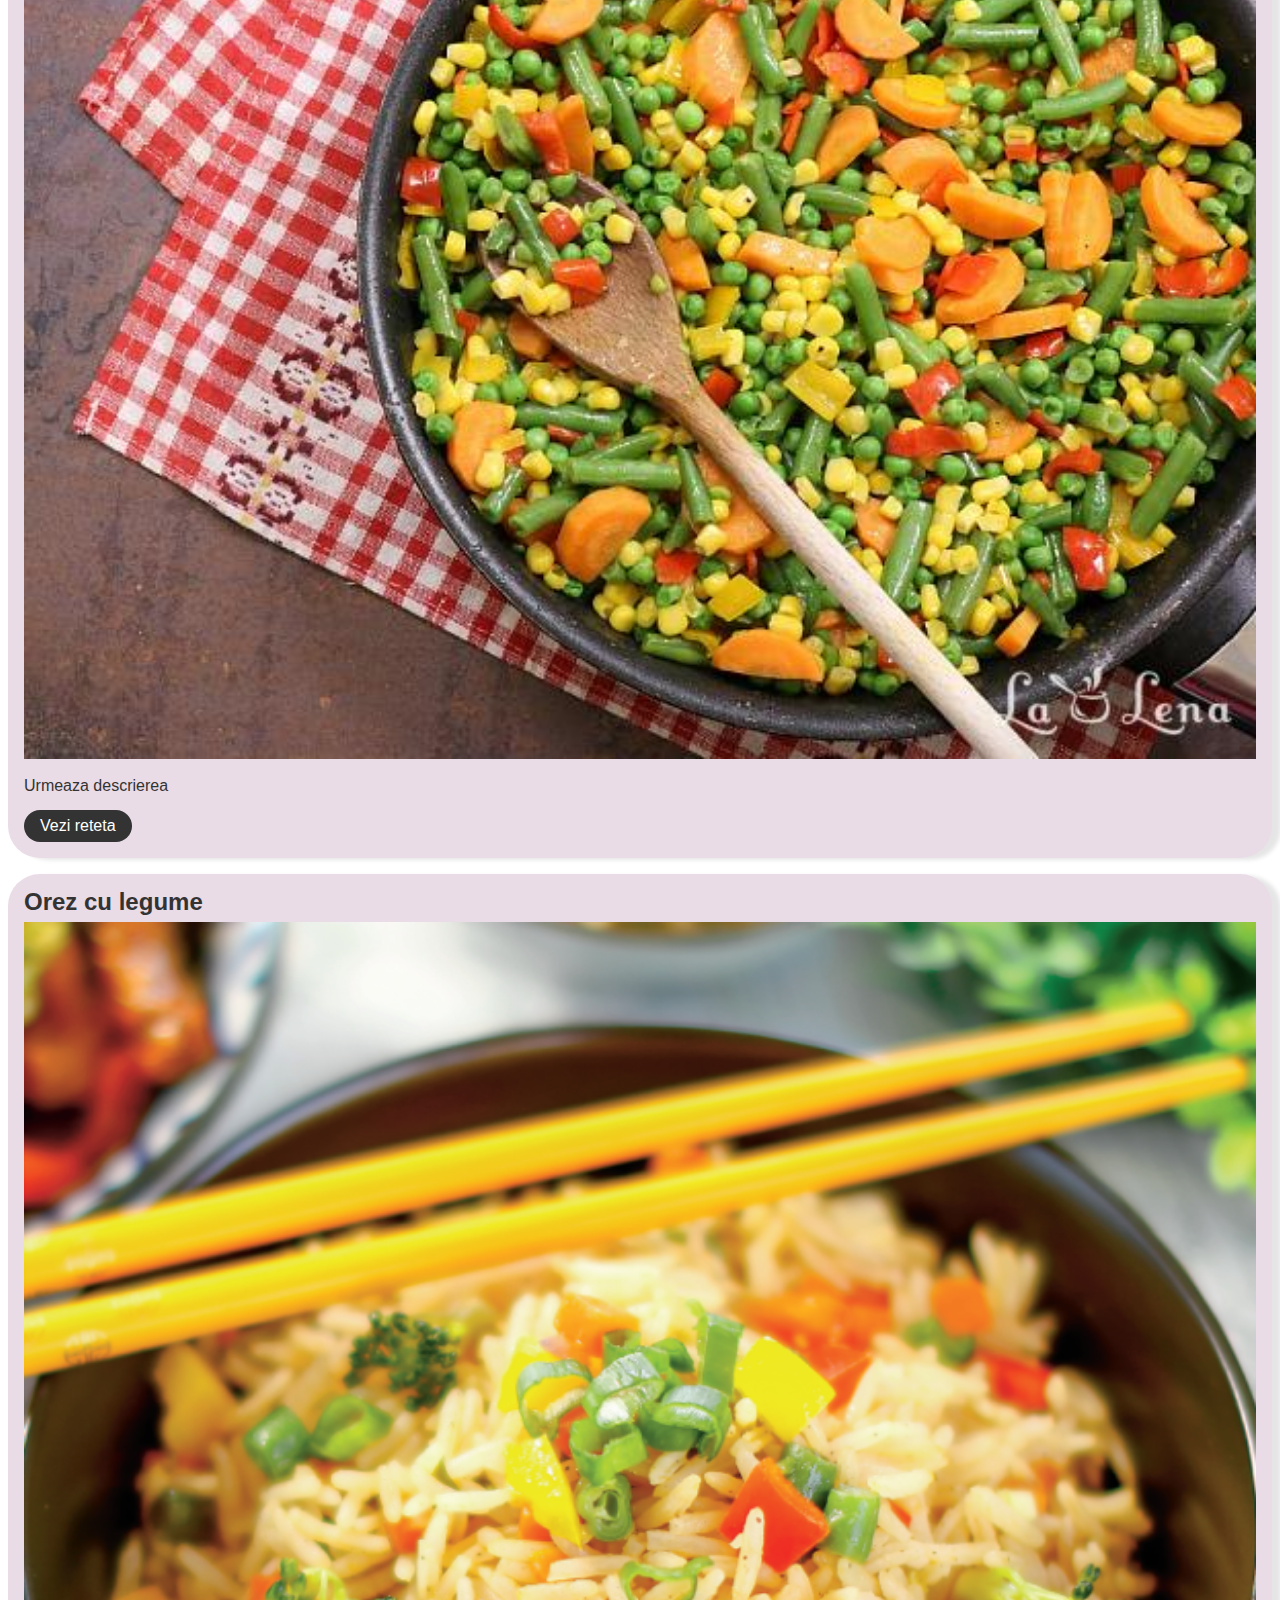
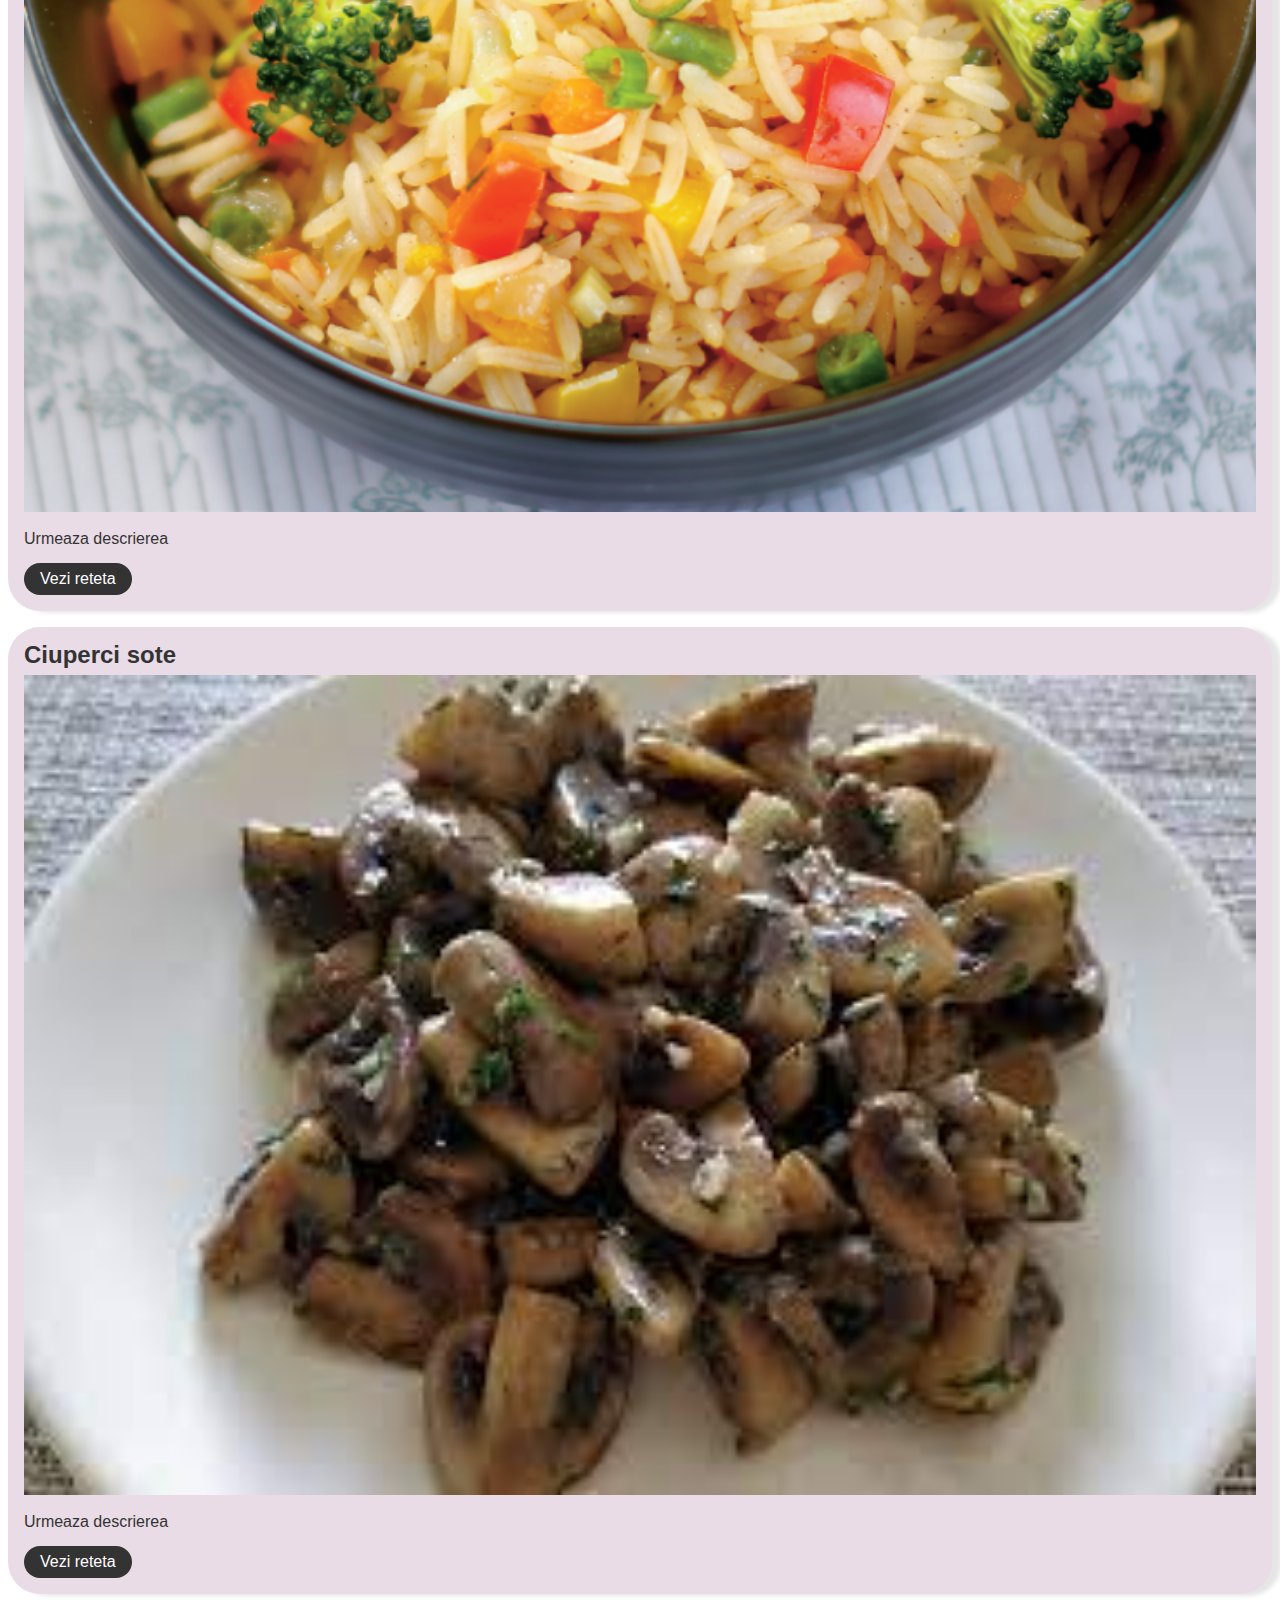
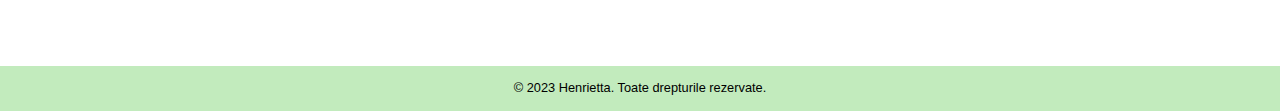
<file: garnituri.html>
<!DOCTYPE html>
<html>
    <head>
        <title> Bistro </title>
        <link rel="stylesheet" href="stil.css">
    </head>
    <header>
    <h1> Bistro </h1>
    <nav>
      <ul>
        <li><a href="acasa.html">Acasa</a></li>
        <li><a href="retete.html">Retete</a></li>
        <li><a href="despre.html">Despre</a></li>
        <li><a href="contact.html">Contact</a></li>
      </ul>
    </nav>
  </header>
  <main>
    <nav class="Mancaruri">
      <ul>
        <li><a href="ciorbe.html" target="_self">Ciorbe</a></li>
        <li><a href="garnituri.html" target="_self">Garnituri</a></li>
        <li><a href="paste.html" target="_self">Paste</a></li>
        <li><a href="pizza.html" target="_self">Pizza</a></li>
        <li><a href="salate.html" target="_self">Salate</a></li>
        <li><a href="deserturi.html" target="_self">Deserturi</a></li>
      </ul>
    </nav>
    <br>
    <section>
      <h2> Garnituri </h2>
      <div>
        <h3> Cartofi la cuptor </h3>
        <img src="imagini/cartofiP.jpg" alt="Cartofi la cuptor">
        <p> Urmeaza descrierea </p>
        <a href="#" class="button" target="_self"> Vezi reteta </a>
      
      </div><br>
      <div>
        <h3> Cartofi natur </h3>
        <img src="imagini/cartofiN.jpg" alt="cartofi natur">
        <p> Urmeaza descrierea </p>
        <a href="#" class="button" target="_self"> Vezi reteta </a>
      
      </div>
      <br>
      <div>
        <h3> Legume la gratar </h3>
        <img src="imagini/legumeGratar.jpg" alt="Legume la gratar">
        <p> Urmeaza descrierea </p>
        <a href="#" class="button" target="_self"> Vezi reteta </a>

      </div><br>
      <div>
        <h3> Legume mexicane </h3>
        <img src="imagini/legumeM.jpg" alt="Legume mexicane">
        <p> Urmeaza descrierea </p>
        <a href="#" class="button" target="_self"> Vezi reteta </a>
      
      </div><br>
      
      <div>
        <h3> Orez cu legume </h3>
        <img src="imagini/orezLegume.jpg" alt="Orez cu legume">
        <p> Urmeaza descrierea </p>
        <a href="#" class="button" target="_self"> Vezi reteta </a>
      
      </div>
      <br>
      <div>
        <h3> Ciuperci sote </h3>
        <img src="imagini/ciuperci.jpg" alt="Ciuperci sote">
        <p> Urmeaza descrierea </p>
        <a href="#" class="button" target="_self"> Vezi reteta </a>
      </div><br>

    </section>
    

    
  </main>
  <footer>
    <p>&copy; 2023 Henrietta. Toate drepturile rezervate.</p>
  </footer>
</html>
</file>
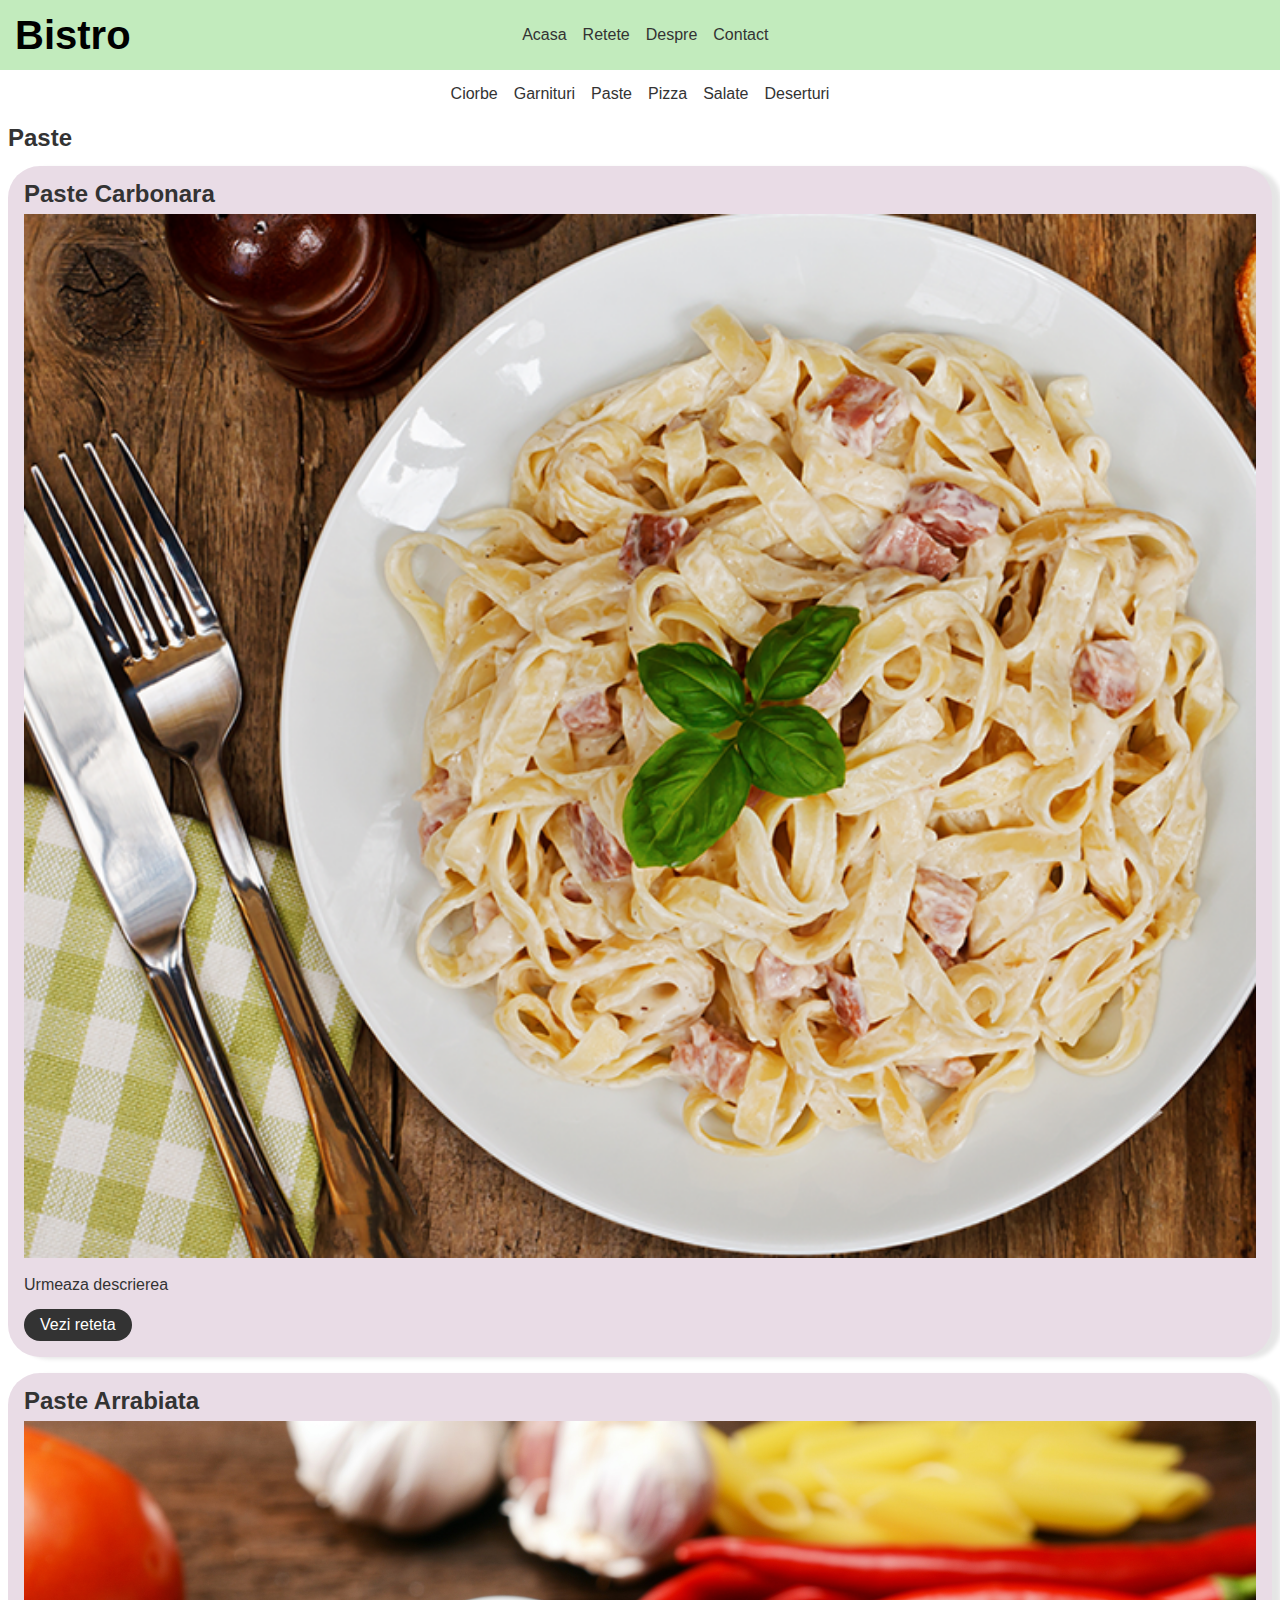
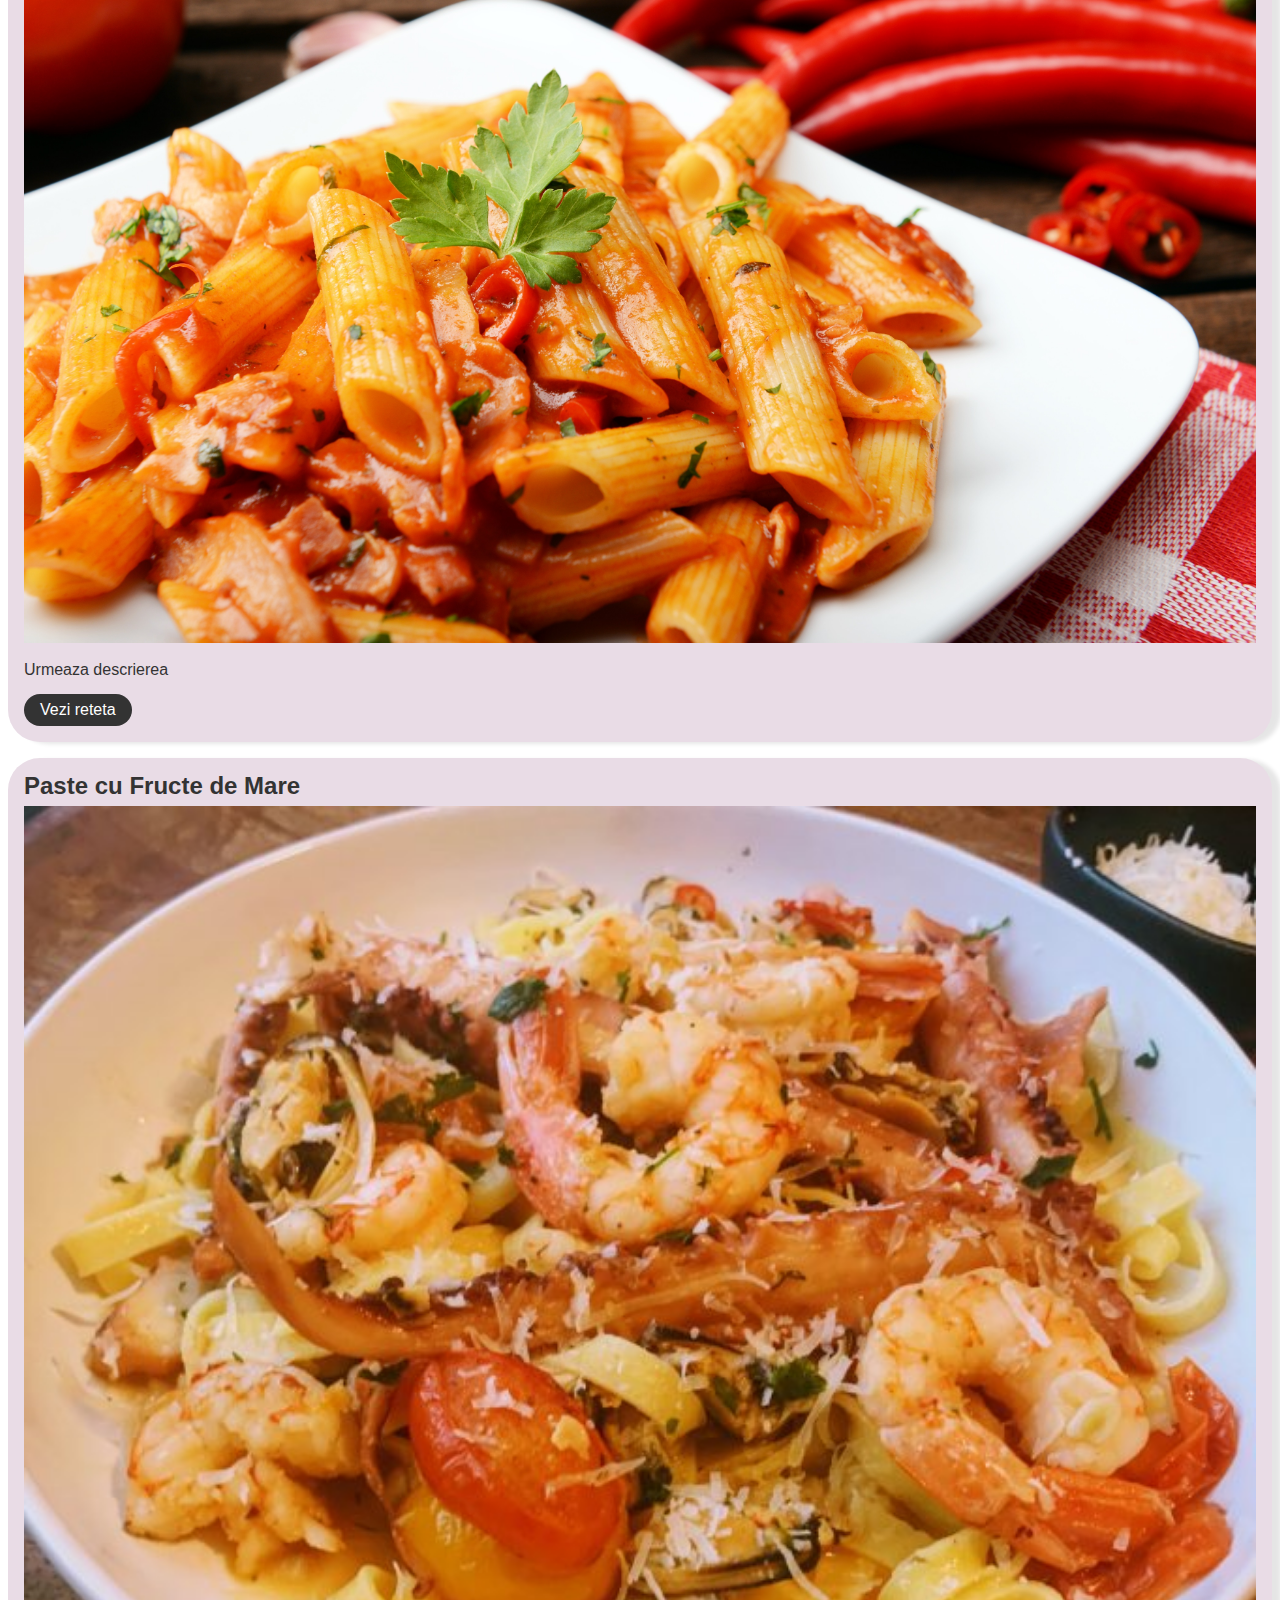
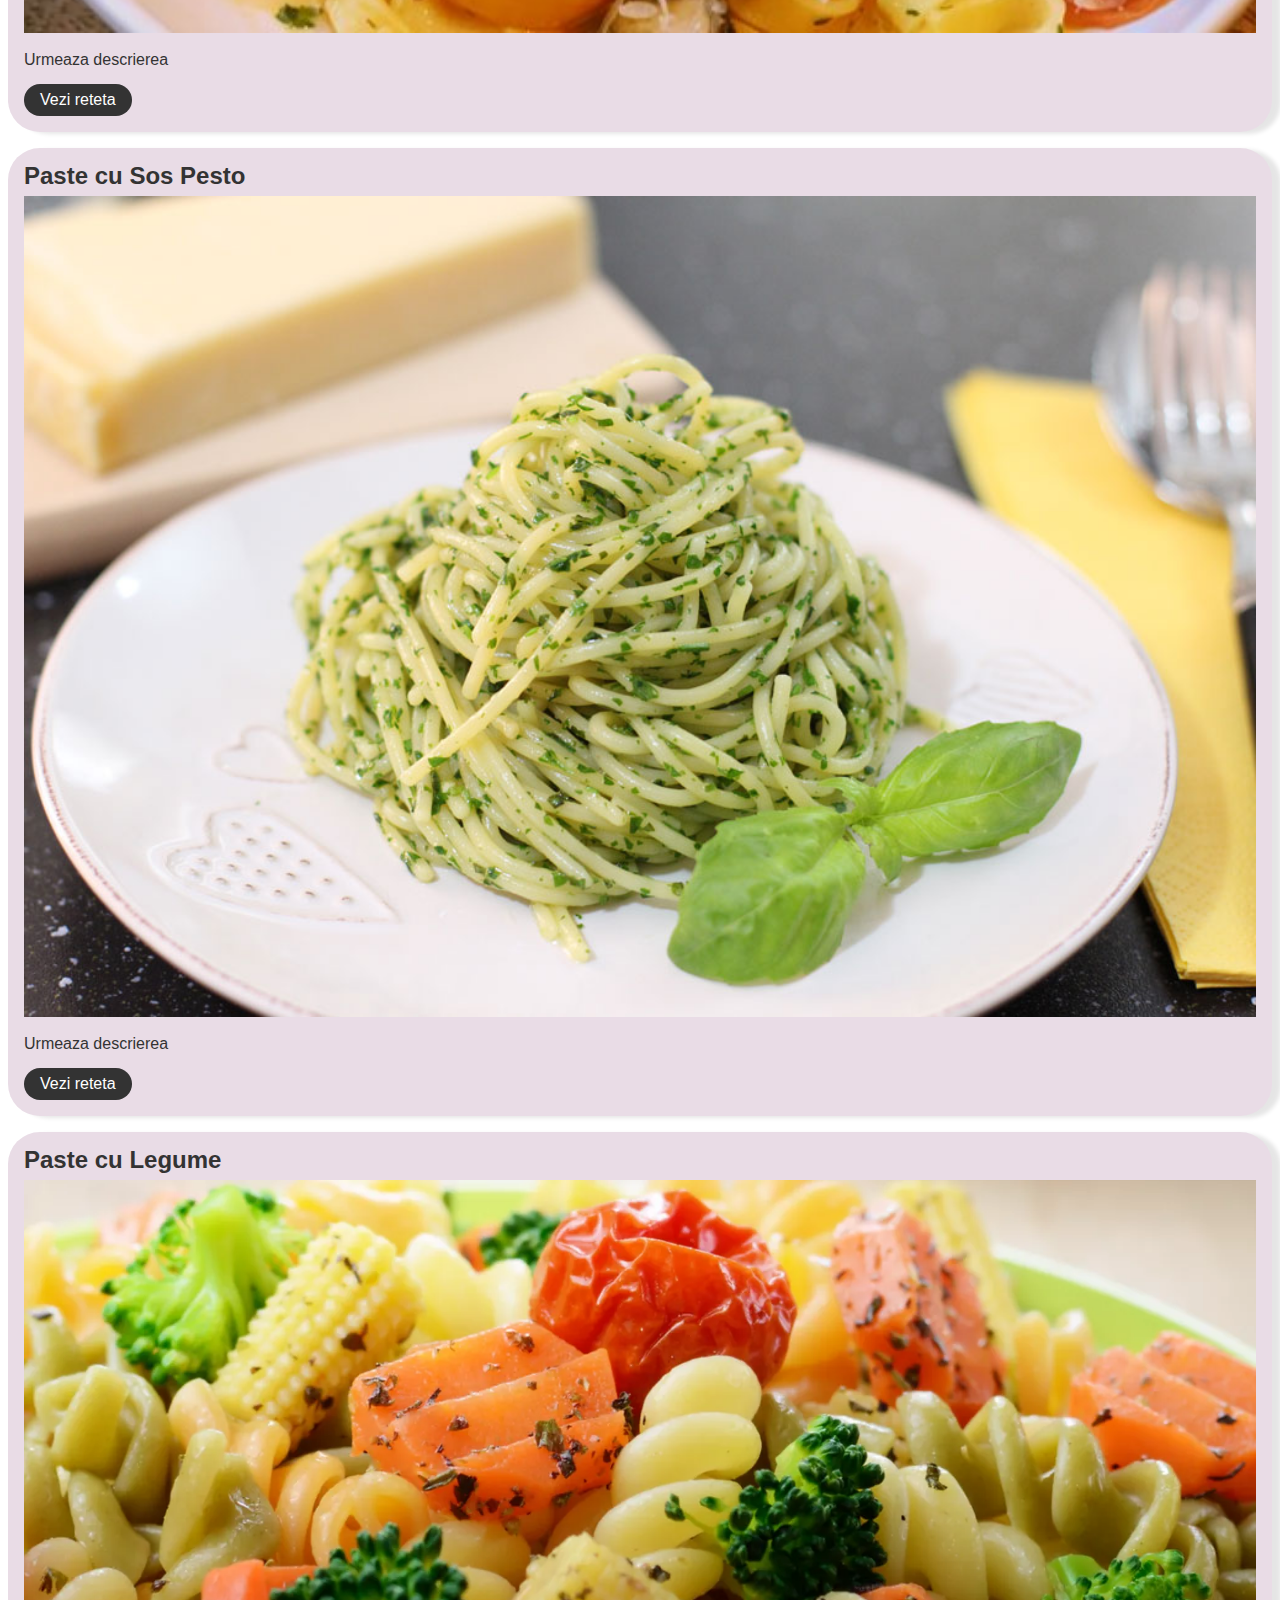
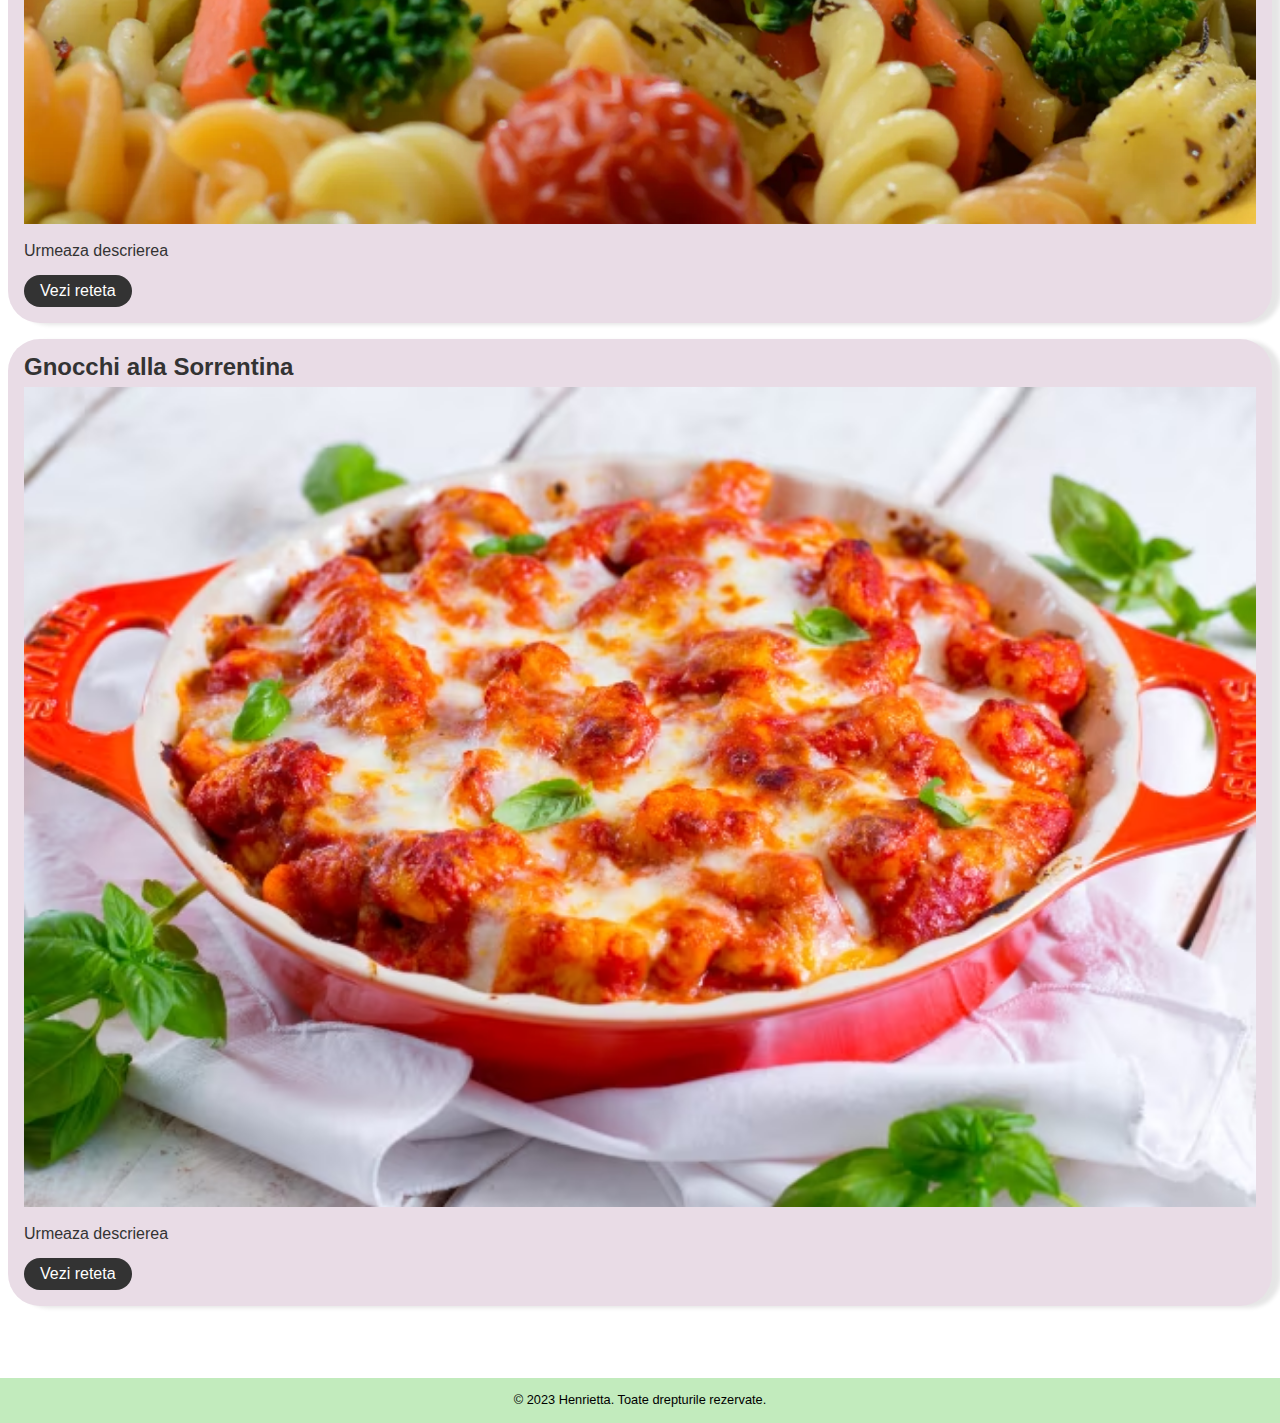
<file: paste.html>
<!DOCTYPE html>
<html>
    <head>
        <title> Bistro </title>
        <link rel="stylesheet" href="stil.css">
    </head>
    <header>
    <h1> Bistro </h1>
    <nav>
      <ul>
        <li><a href="index.html">Acasa</a></li>
        <li><a href="retete.html">Retete</a></li>
        <li><a href="despre.html">Despre</a></li>
        <li><a href="contact.html">Contact</a></li>
      </ul>
    </nav>
  </header>
  <main>
    <nav class="Mancaruri">
      <ul>
        <li><a href="ciorbe.html" target="_self">Ciorbe</a></li>
        <li><a href="garnituri.html" target="_self">Garnituri</a></li>
        <li><a href="paste.html" target="_self">Paste</a></li>
        <li><a href="pizza.html" target="_self">Pizza</a></li>
        <li><a href="salate.html" target="_self">Salate</a></li>
        <li><a href="deserturi.html" target="_self">Deserturi</a></li>
      </ul>
    </nav>
    <br>
    <section>
      <h2> Paste </h2>
      <div>
        <h3> Paste Carbonara </h3>
        <img src="imagini/pasteCarbonara.jpg" alt="Paste Carbonara">
        <p> Urmeaza descrierea </p>
        <a href="#" class="button" target="_self"> Vezi reteta </a>
      
      </div><br>
      <div>
        <h3> Paste Arrabiata </h3>
        <img src="imagini/pasteArrabiata.jpg" alt="Paste Arrabiata ">
        <p> Urmeaza descrierea </p>
        <a href="#" class="button" target="_self"> Vezi reteta </a>
      
      </div>
      <br>
      <div>
        <h3> Paste cu Fructe de Mare </h3>
        <img src="imagini/pasteFructe.jpg" alt="Paste cu Fructe de Mare">
        <p> Urmeaza descrierea </p>
        <a href="#" class="button" target="_self"> Vezi reteta </a>
      
      </div><br>
      <div>
        <h3> Paste cu Sos Pesto </h3>
        <img src="imagini/pastePesto.jpg" alt="Paste cu Sos Pesto ">
        <p> Urmeaza descrierea </p>
        <a href="#" class="button" target="_self"> Vezi reteta </a>
      
      </div>
      <br>
      <div>
        <h3> Paste cu Legume </h3>
        <img src="imagini/pasteLegume.jpg" alt="Paste cu Legume">
        <p> Urmeaza descrierea </p>
        <a href="#" class="button" target="_self"> Vezi reteta </a>
      </div><br>

      <div>
        <h3> Gnocchi alla Sorrentina </h3>
        <img src="imagini/gnocchi.jpg" alt="Gnocchi alla Sorrentina ">
        <p> Urmeaza descrierea </p>
        <a href="#" class="button" target="_self"> Vezi reteta </a>

      </div><br>
      
    </section>
    
  </main>
  <footer>
    <p>&copy; 2023 Henrietta. Toate drepturile rezervate.</p>
  </footer>
</html>
</file>
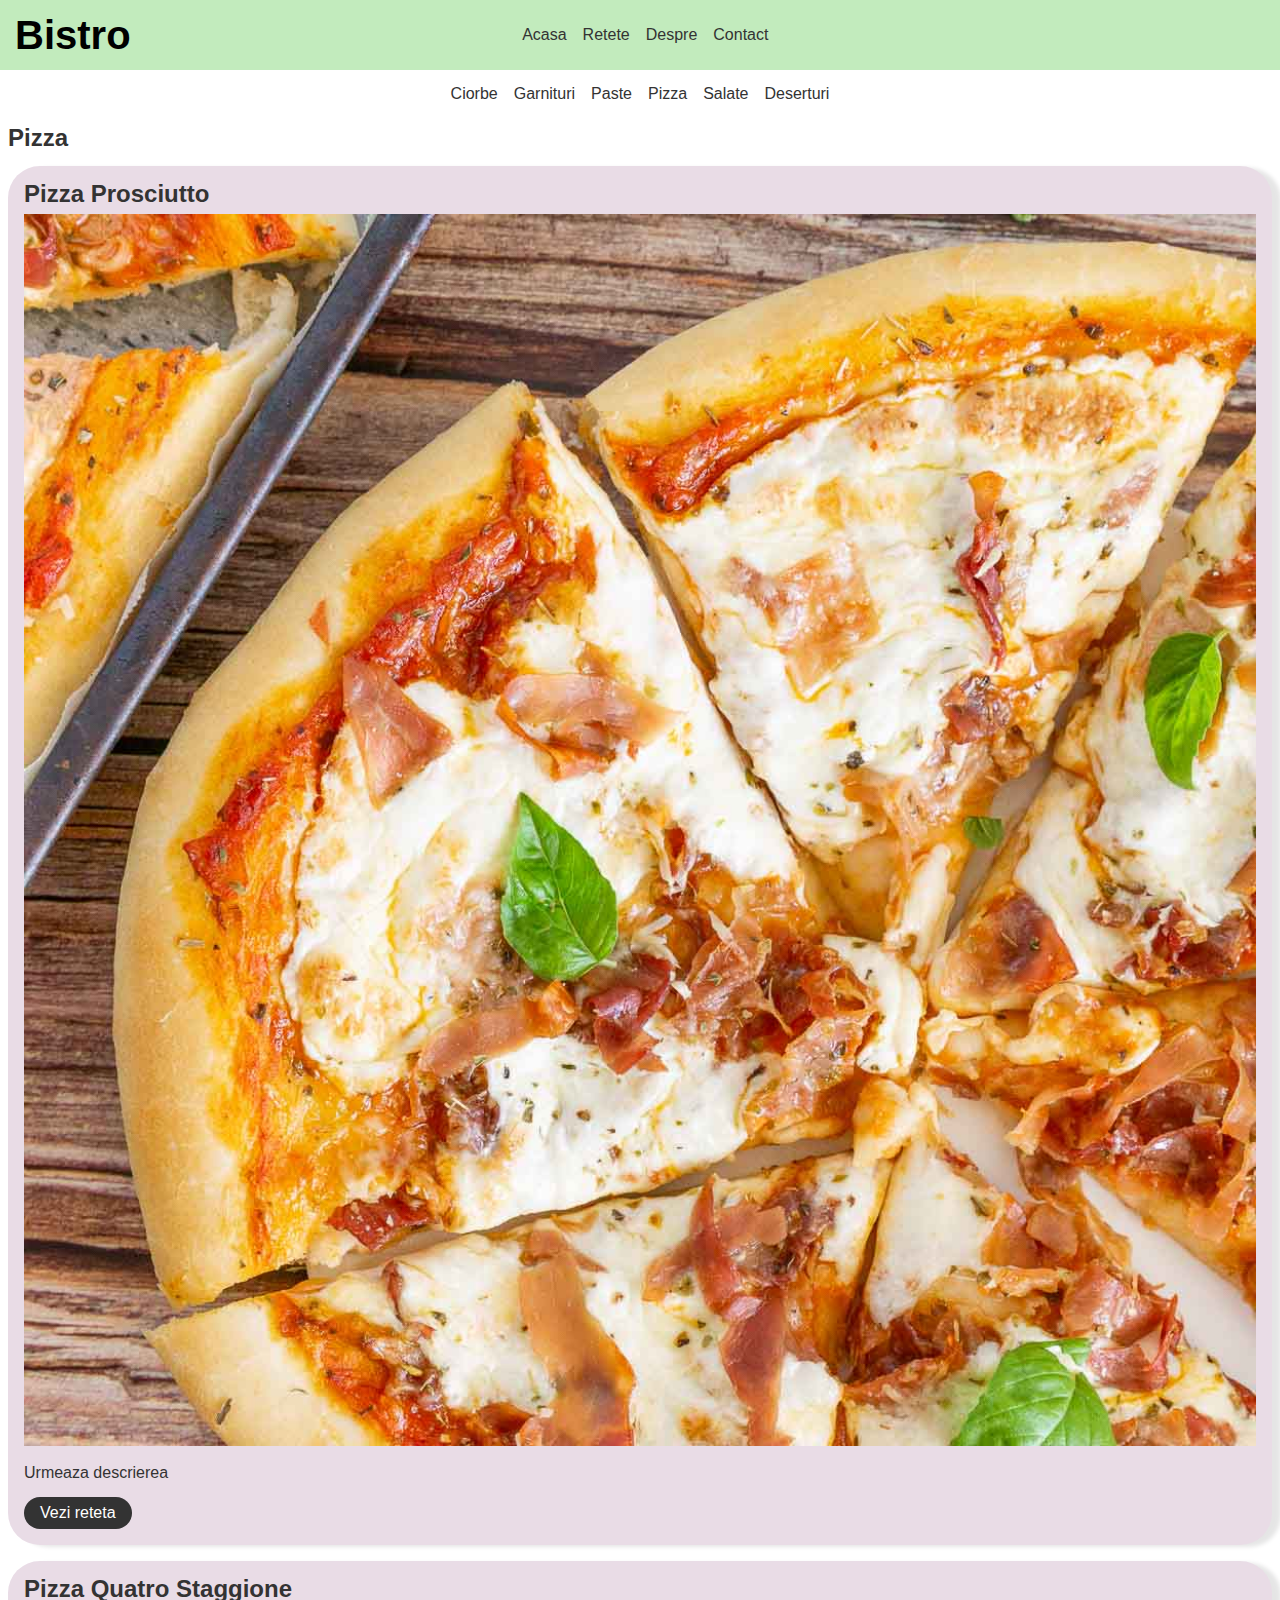
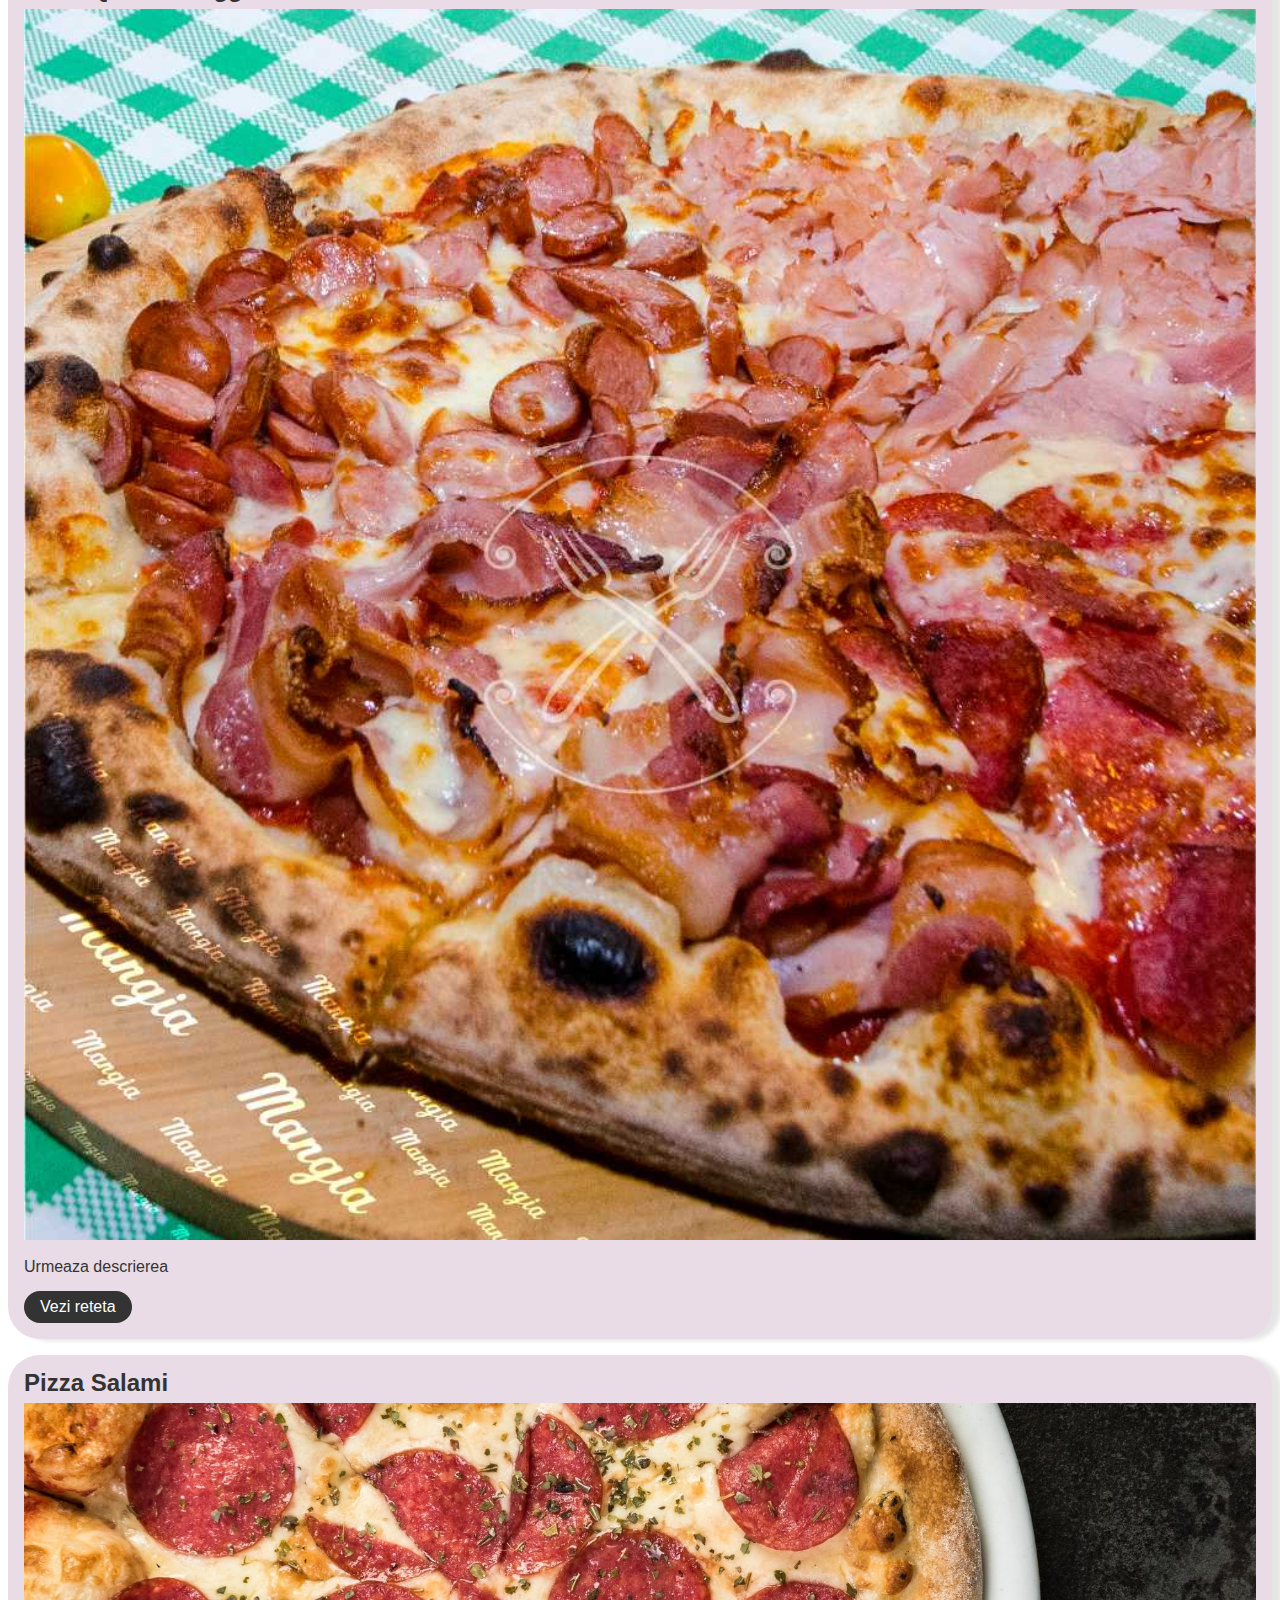
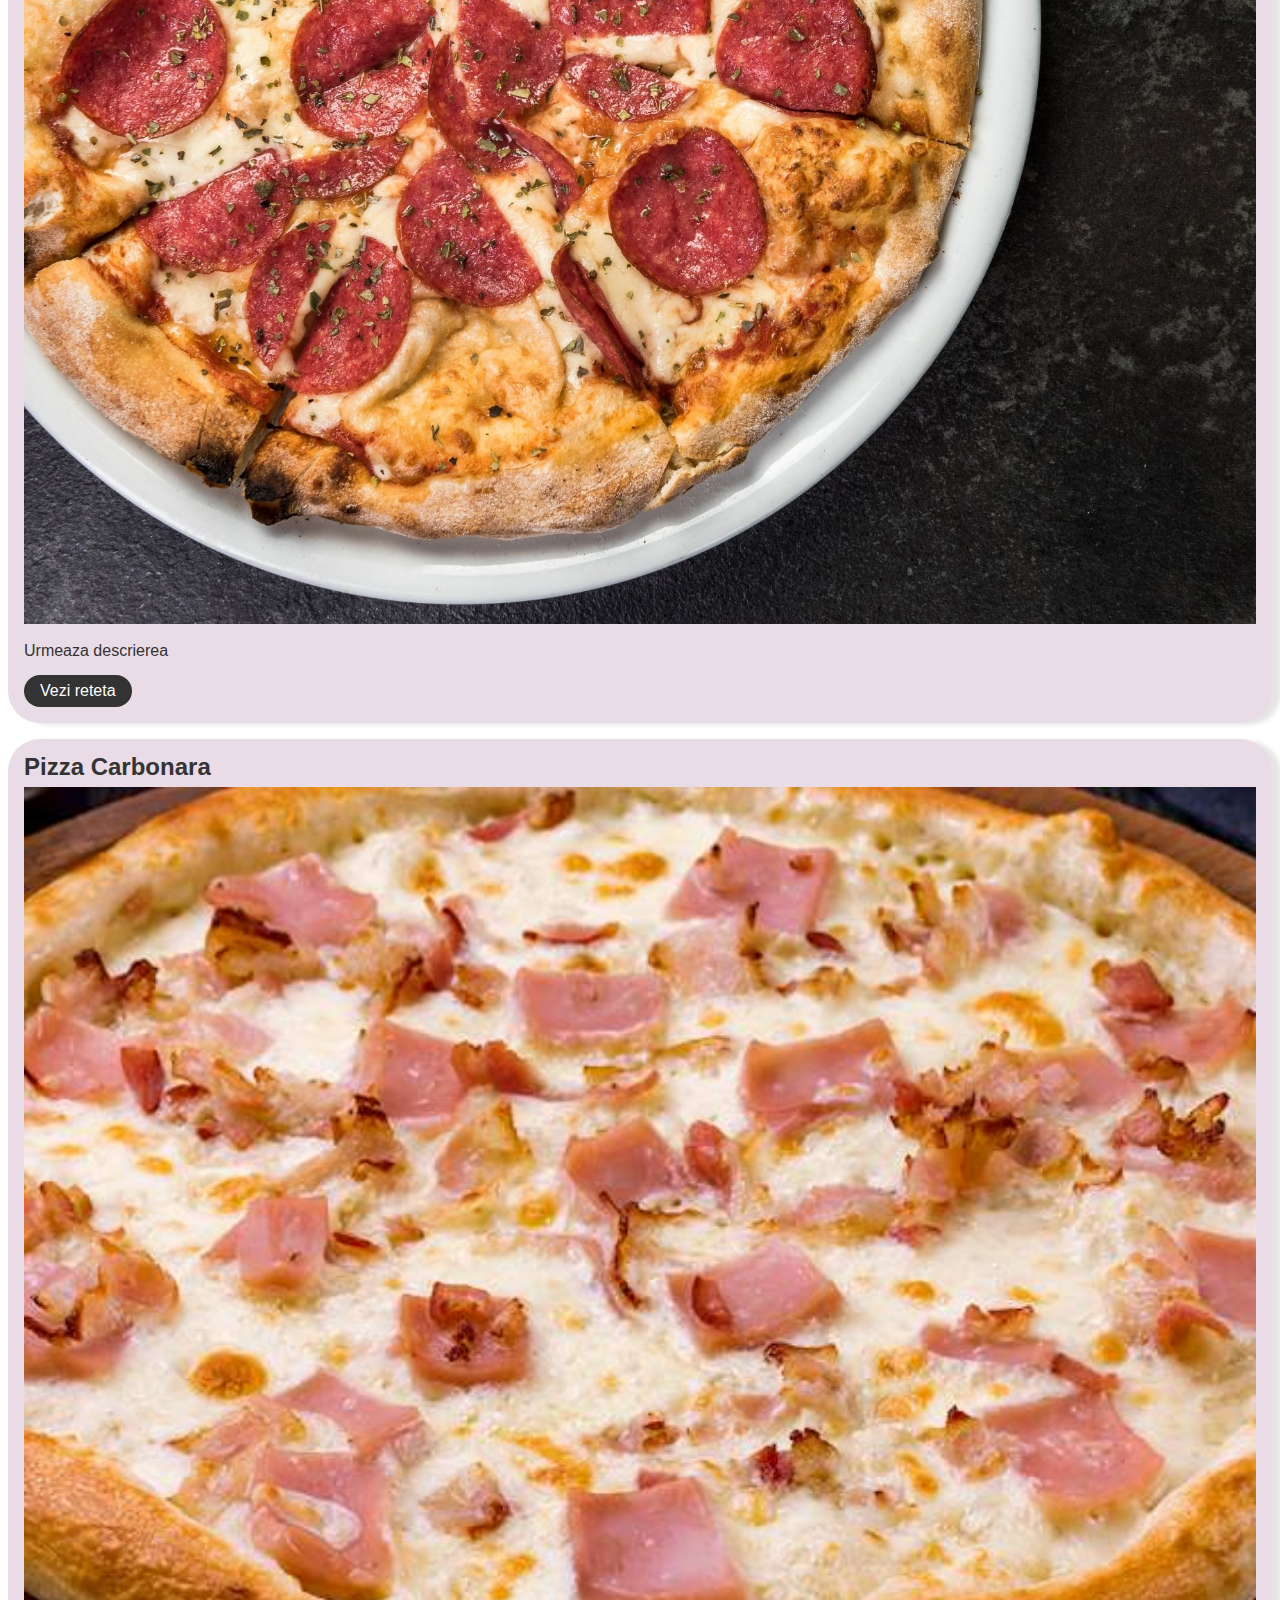
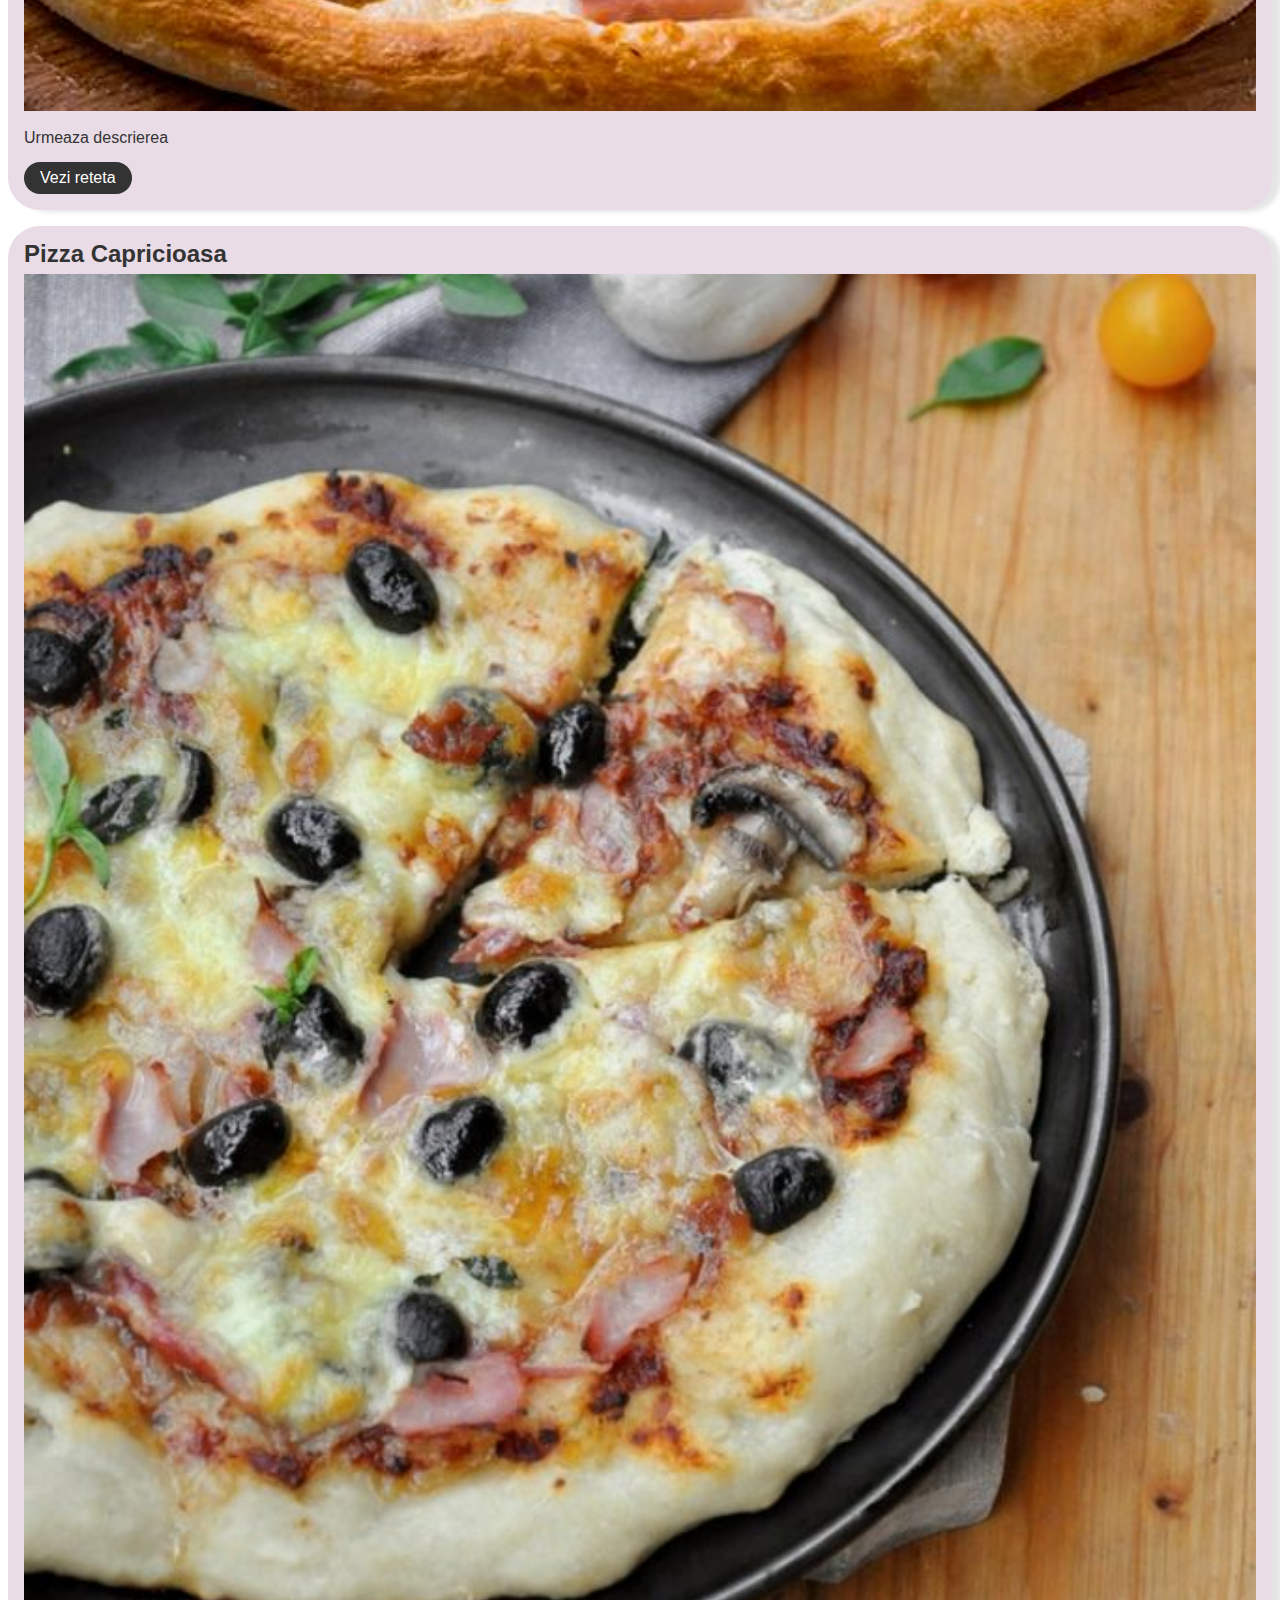
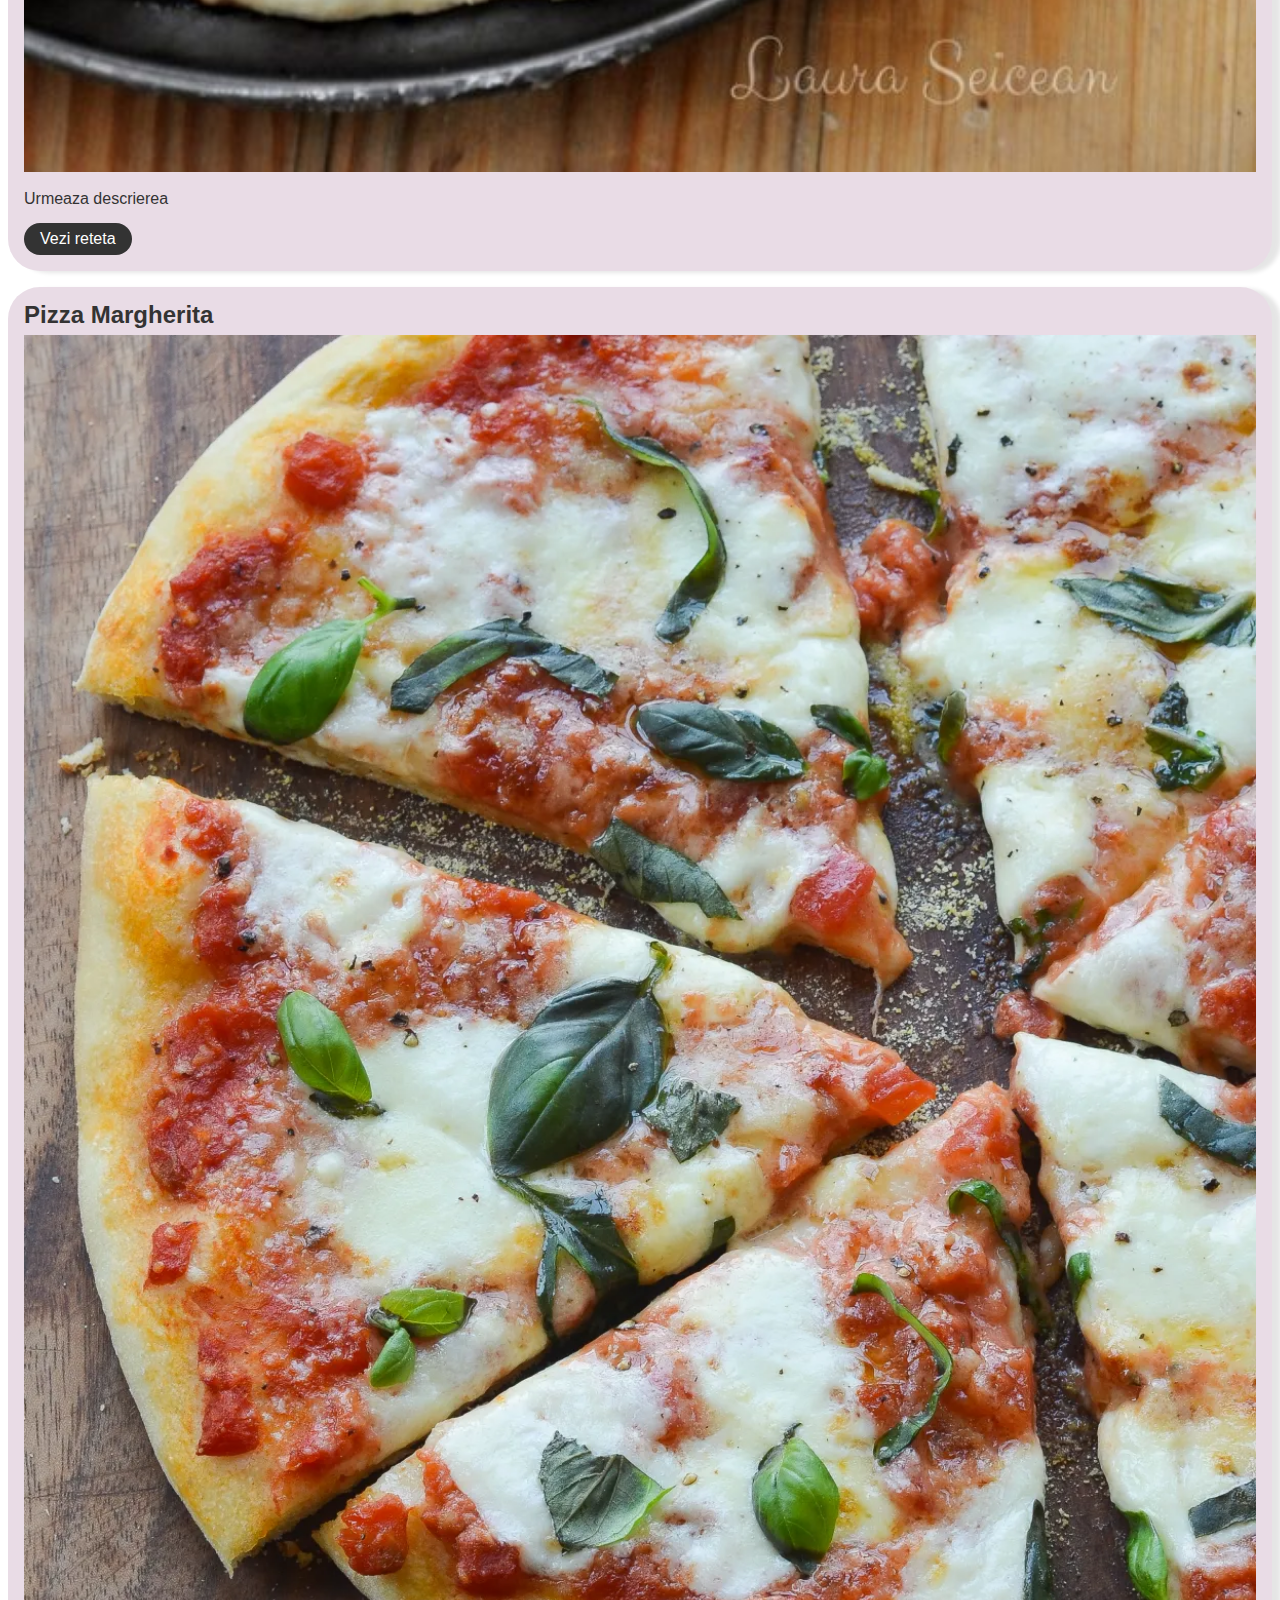
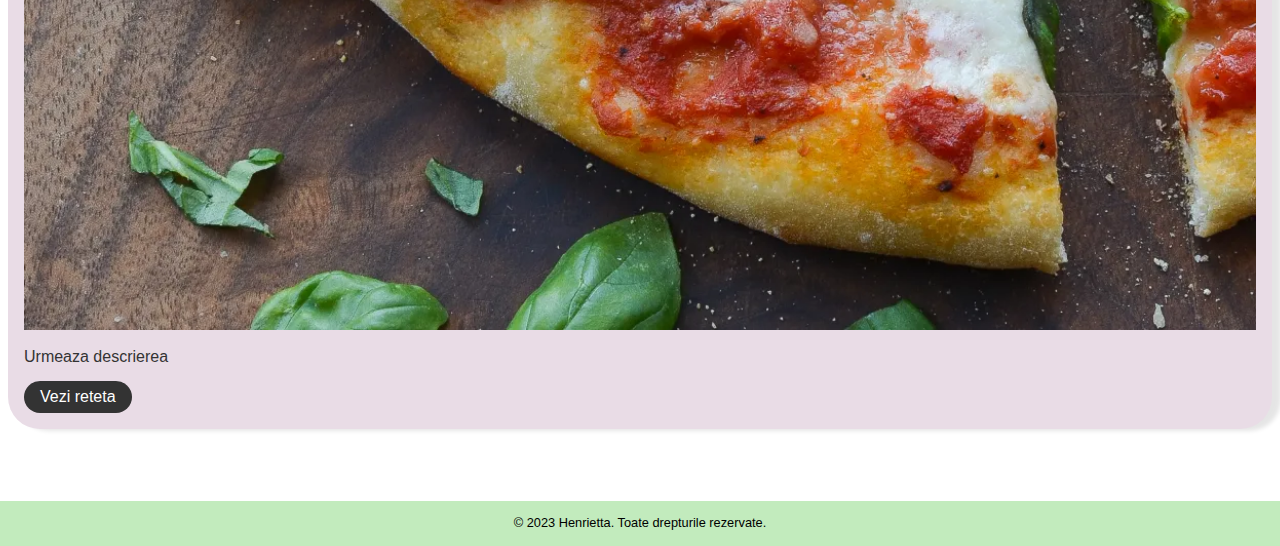
<file: pizza.html>
<!DOCTYPE html>
<html>
    <head>
        <title> Bistro </title>
        <link rel="stylesheet" href="stil.css">
    </head>
    <header>
    <h1> Bistro </h1>
    <nav>
      <ul>
        <li><a href="index.html">Acasa</a></li>
        <li><a href="retete.html">Retete</a></li>
        <li><a href="despre.html">Despre</a></li>
        <li><a href="contact.html">Contact</a></li>
      </ul>
    </nav>
  </header>
  <main>
    <nav class="Mancaruri">
      <ul>
        <li><a href="ciorbe.html" target="_self">Ciorbe</a></li>
        <li><a href="garnituri.html" target="_self">Garnituri</a></li>
        <li><a href="paste.html" target="_self">Paste</a></li>
        <li><a href="pizza.html" target="_self">Pizza</a></li>
        <li><a href="salate.html" target="_self">Salate</a></li>
        <li><a href="deserturi.html" target="_self">Deserturi</a></li>
      </ul>
    </nav>
    <br>
    <section>
      <h2> Pizza </h2>
      <div>
        <h3> Pizza Prosciutto </h3>
        <img src="imagini/pizzaProsciutto.jpg" alt="Pizza Prosciutto">
        <p> Urmeaza descrierea </p>
        <a href="#" class="button" target="_self"> Vezi reteta </a>
      
      </div><br>
      <div>
        <h3> Pizza Quatro Staggione </h3>
        <img src="imagini/pizzaQuatro.jpg" alt="Pizza Quatro Staggione ">
        <p> Urmeaza descrierea </p>
        <a href="#" class="button" target="_self"> Vezi reteta </a>
      
      </div>
      <br>
      <div>
        <h3> Pizza Salami </h3>
        <img src="imagini/pizzaSalami.jpg" alt="Pizza Salami ">
        <p> Urmeaza descrierea </p>
        <a href="#" class="button" target="_self"> Vezi reteta </a>
      
      </div><br>
      <div>
        <h3> Pizza Carbonara </h3>
        <img src="imagini/pizzaCarbonara.jpg" alt="Pizza Carbonara">
        <p> Urmeaza descrierea </p>
        <a href="#" class="button" target="_self"> Vezi reteta </a>
      
      </div>
      <br>
      <div>
        <h3> Pizza Capricioasa </h3>
        <img src="imagini/pizzaCapriciosa.jpg" alt="Pizza Capricioasa">
        <p> Urmeaza descrierea </p>
        <a href="#" class="button" target="_self"> Vezi reteta </a>
      </div><br>

      <div>
        <h3> Pizza Margherita </h3>
        <img src="imagini/pizzaMargherita.jpg" alt="Pizza Margherita ">
        <p> Urmeaza descrierea </p>
        <a href="#" class="button" target="_self"> Vezi reteta </a>

      </div><br>
      
    </section>
    
  </main>
  <footer>
    <p>&copy; 2023 Henrietta. Toate drepturile rezervate.</p>
  </footer>
</html>
</file>
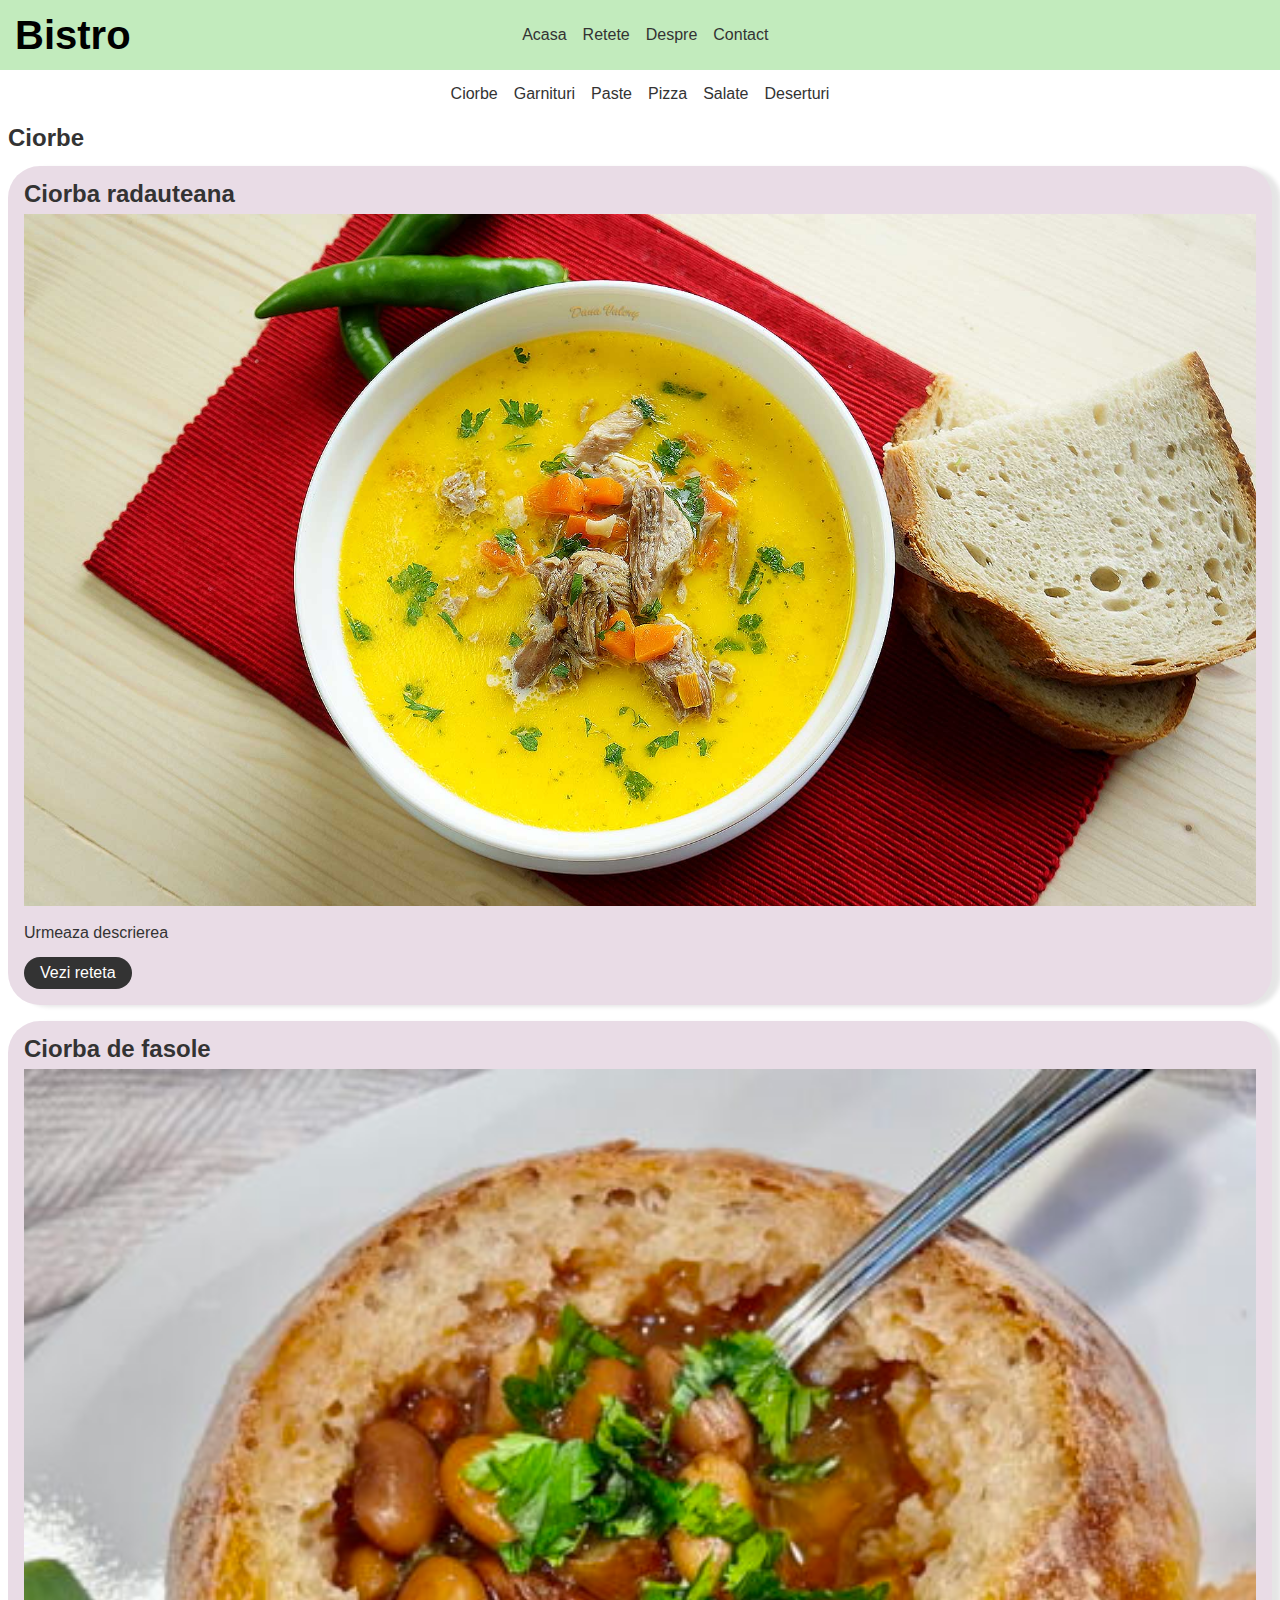
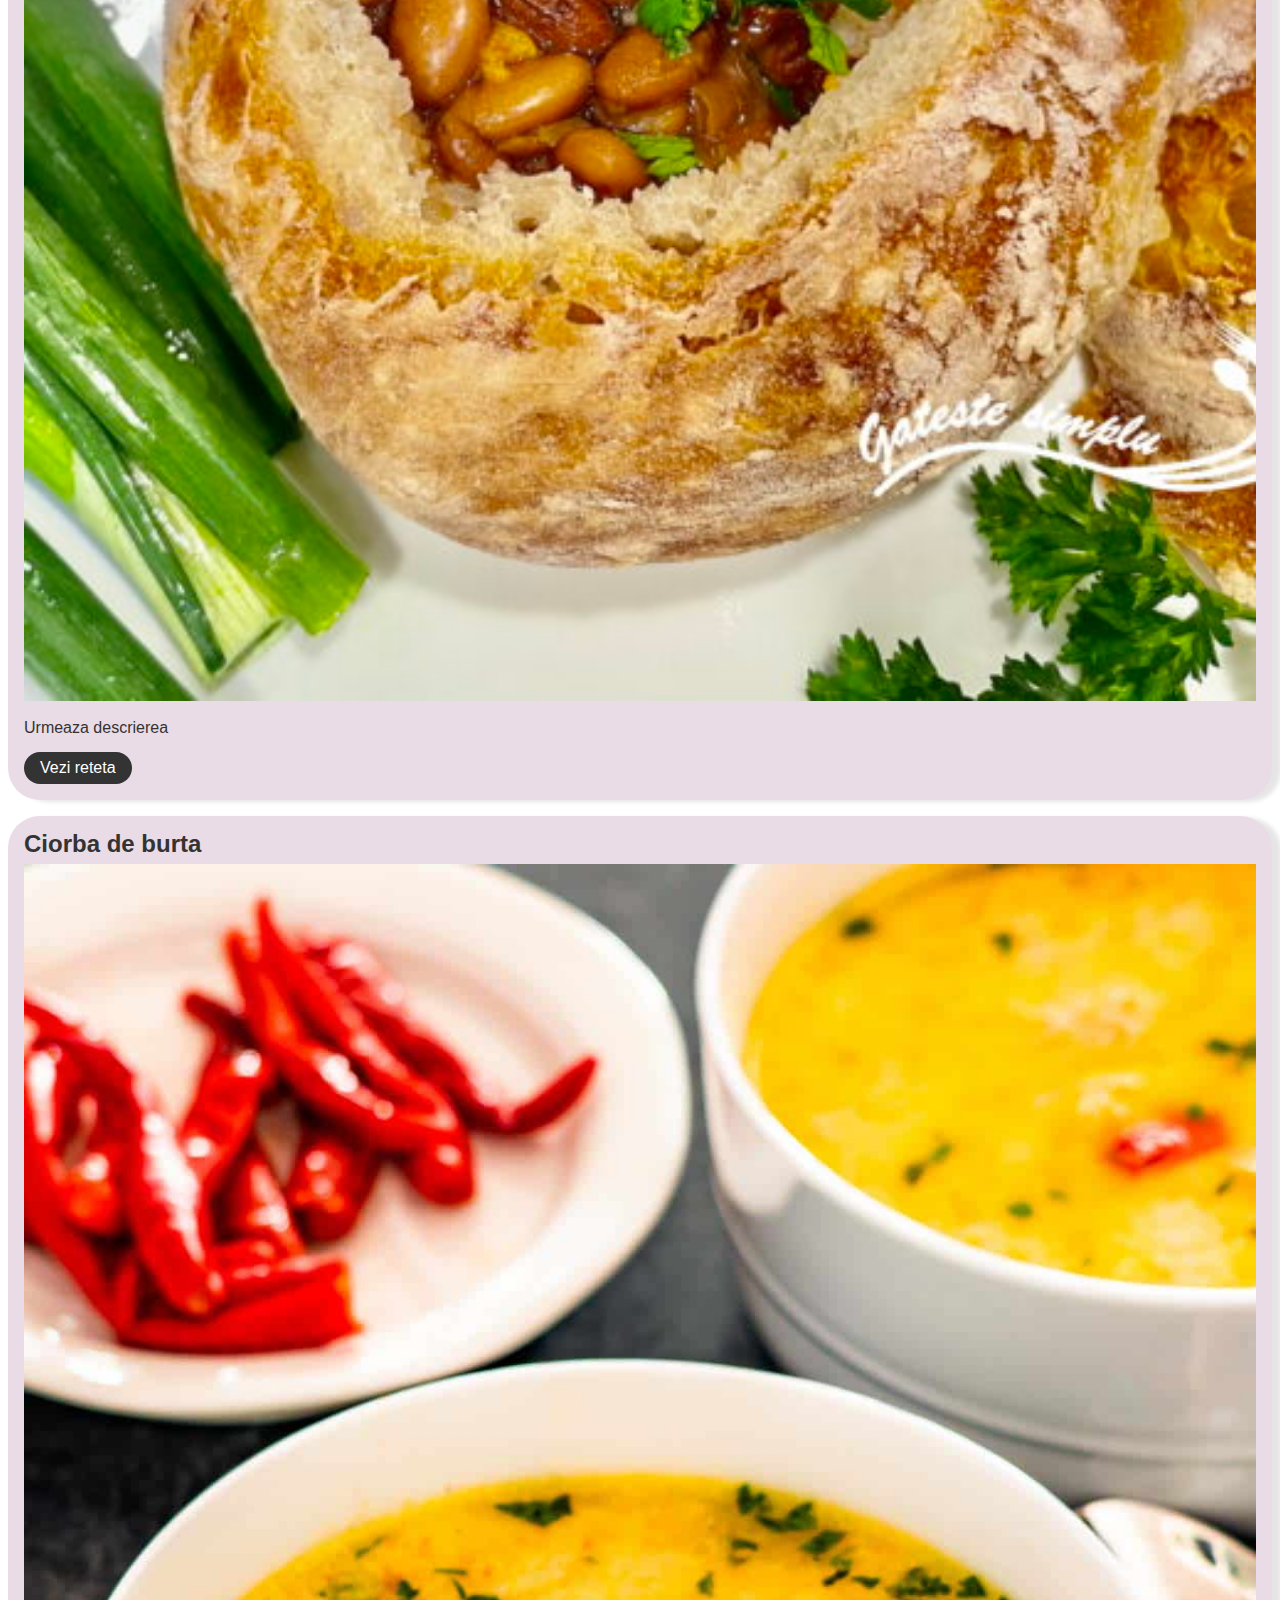
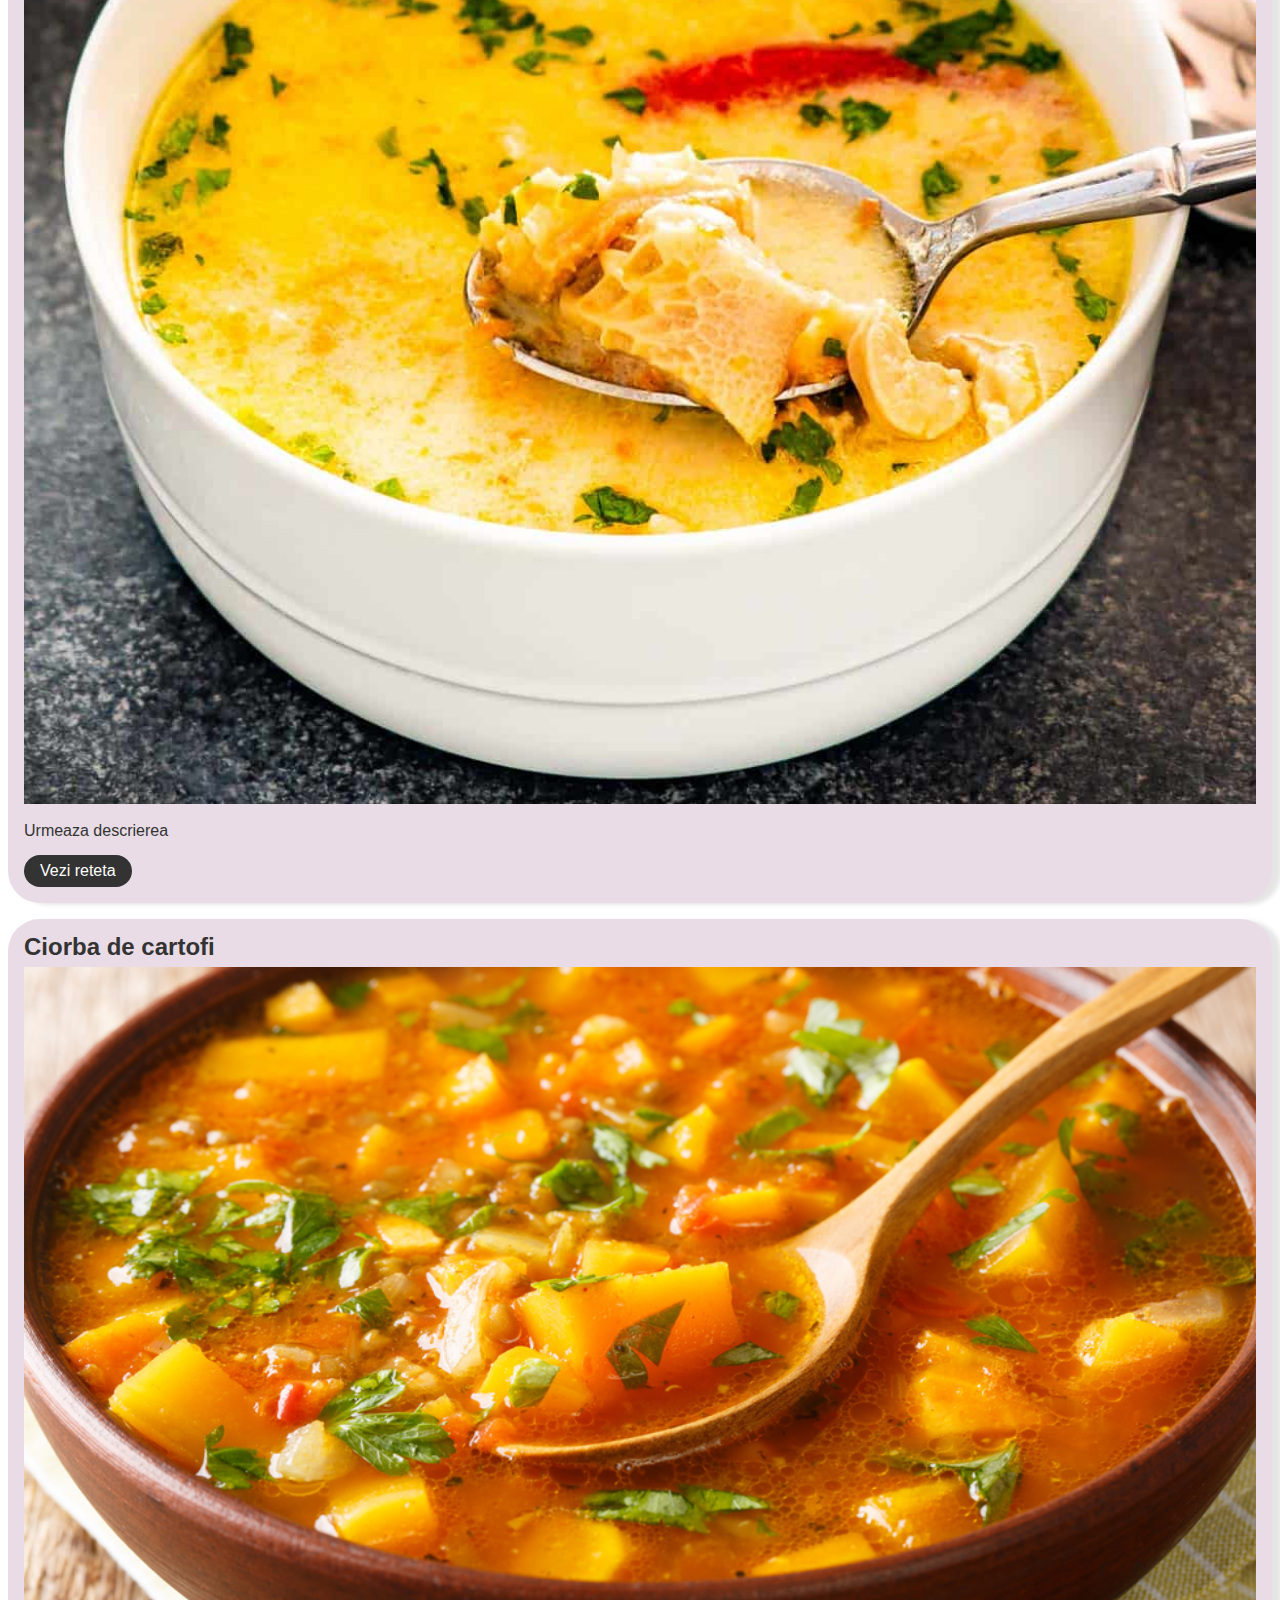
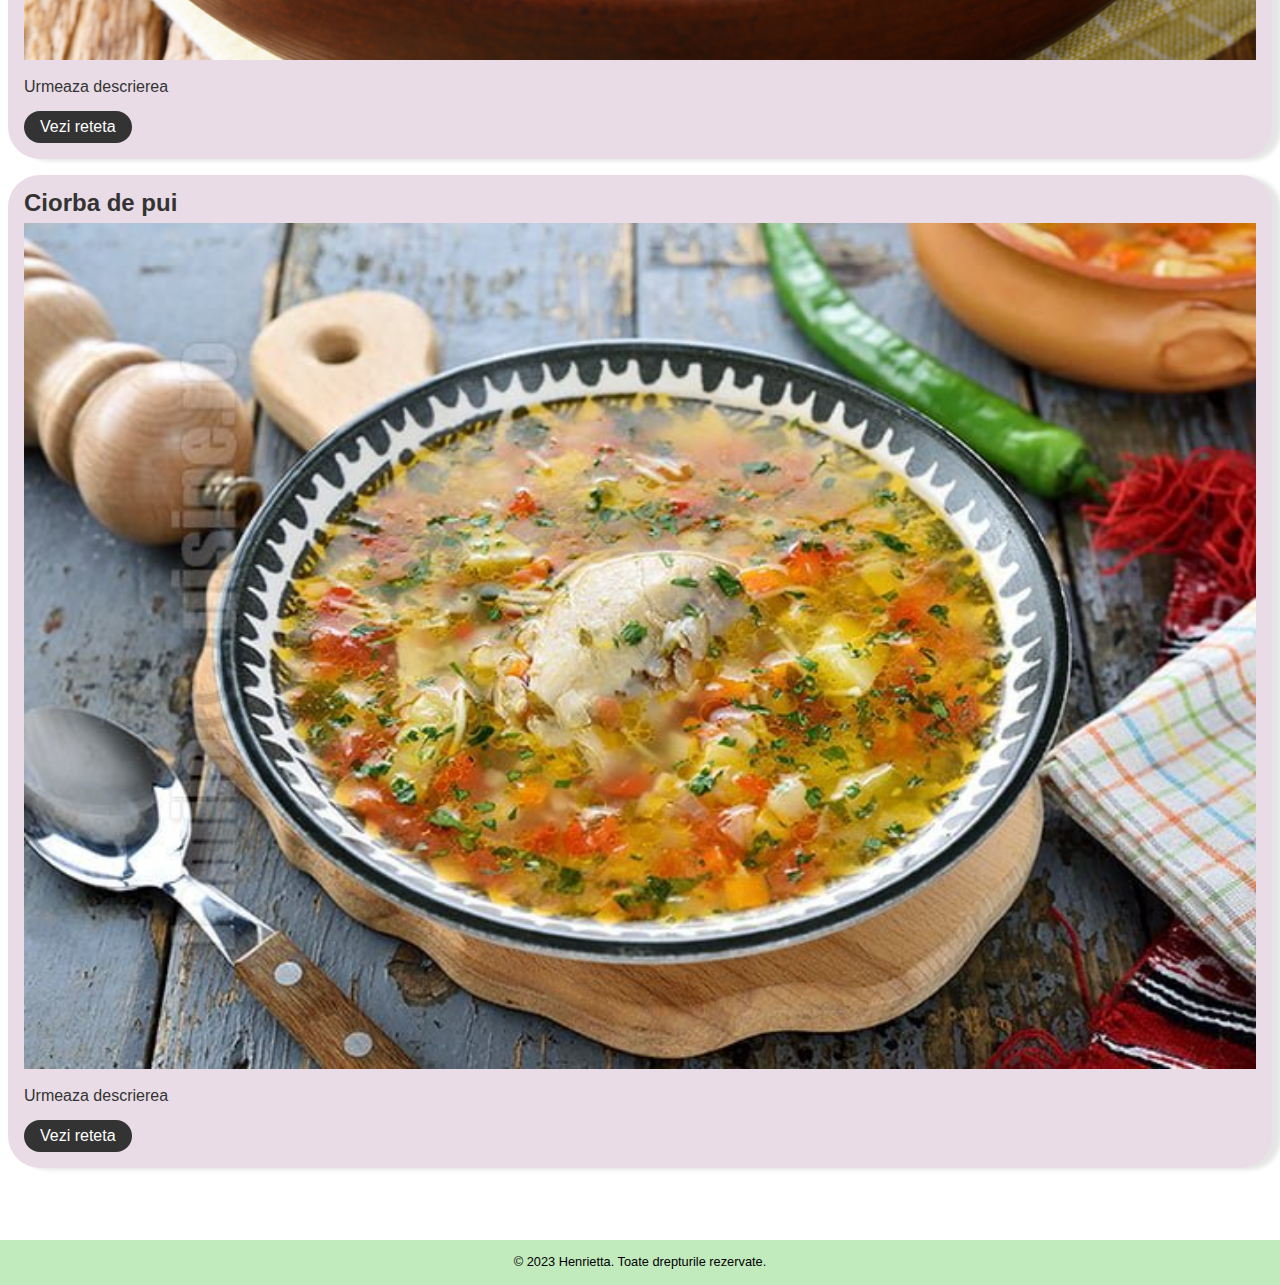
<file: retete.html>
<!DOCTYPE html>
<html>
    <head>
        <title> Bistro </title>
        <link rel="stylesheet" href="stil.css">
    </head>
    <header>
    <h1> Bistro </h1>
    <nav>
      <ul>
        <li><a href="index.html">Acasa</a></li>
        <li><a href="retete.html">Retete</a></li>
        <li><a href="despre.html">Despre</a></li>
        <li><a href="contact.html">Contact</a></li>
      </ul>
    </nav>
  </header>
  <main>
    <nav class="Mancaruri">
      <ul>
        <li><a href="ciorbe.html" target="_self">Ciorbe</a></li>
        <li><a href="garnituri.html" target="_self">Garnituri</a></li>
        <li><a href="paste.html" target="_self">Paste</a></li>
        <li><a href="pizza.html" target="_self">Pizza</a></li>
        <li><a href="salate.html" target="_self">Salate</a></li>
        <li><a href="deserturi.html" target="_self">Deserturi</a></li>
        
      </ul>
    </nav>
    <br>
    <section>
      <h2> Ciorbe </h2>
      <div>
        <h3> Ciorba radauteana </h3>
        <img src="imagini/ciorbaR.jpg" alt="Ciorba Readauteana">
        <p> Urmeaza descrierea </p>
        <a href="cRadauteana.html" class="button" target="_self"> Vezi reteta </a>

      </div><br>
      <div>
        <h3> Ciorba de fasole </h3>
        <img src="imagini/ciorbaF.jpg" alt="Ciorba de fasole">
        <p> Urmeaza descrierea </p>
        <a href="#" class="button" target="_self"> Vezi reteta </a>
      
      </div><br>
      <div>
        <h3> Ciorba de burta </h3>
        <img src="imagini/ciorbaBurta.jpg" alt="Ciorba de burta">
        <p> Urmeaza descrierea </p>
        <a href="#" class="button" target="_self"> Vezi reteta </a>
      
      </div><br>
      <div>
        <h3> Ciorba de cartofi </h3>
        <img src="imagini/ciorbaC.jpg" alt="Ciorba de cartofi">
        <p> Urmeaza descrierea </p>
        <a href="#" class="button" target="_self"> Vezi reteta </a>
      
      </div>
      <br>
      <div>
        <h3> Ciorba de pui </h3>
        <img src="imagini/ciorbaPui.jpg" alt="Ciorba de pui">
        <p> Urmeaza descrierea </p>
        <a href="#" class="button" target="_self"> Vezi reteta </a>
      </div><br>

    </section>
    

    
  </main>
  <footer>
    <p>&copy; 2023 Henrietta. Toate drepturile rezervate.</p>
  </footer>
</html>
</file>
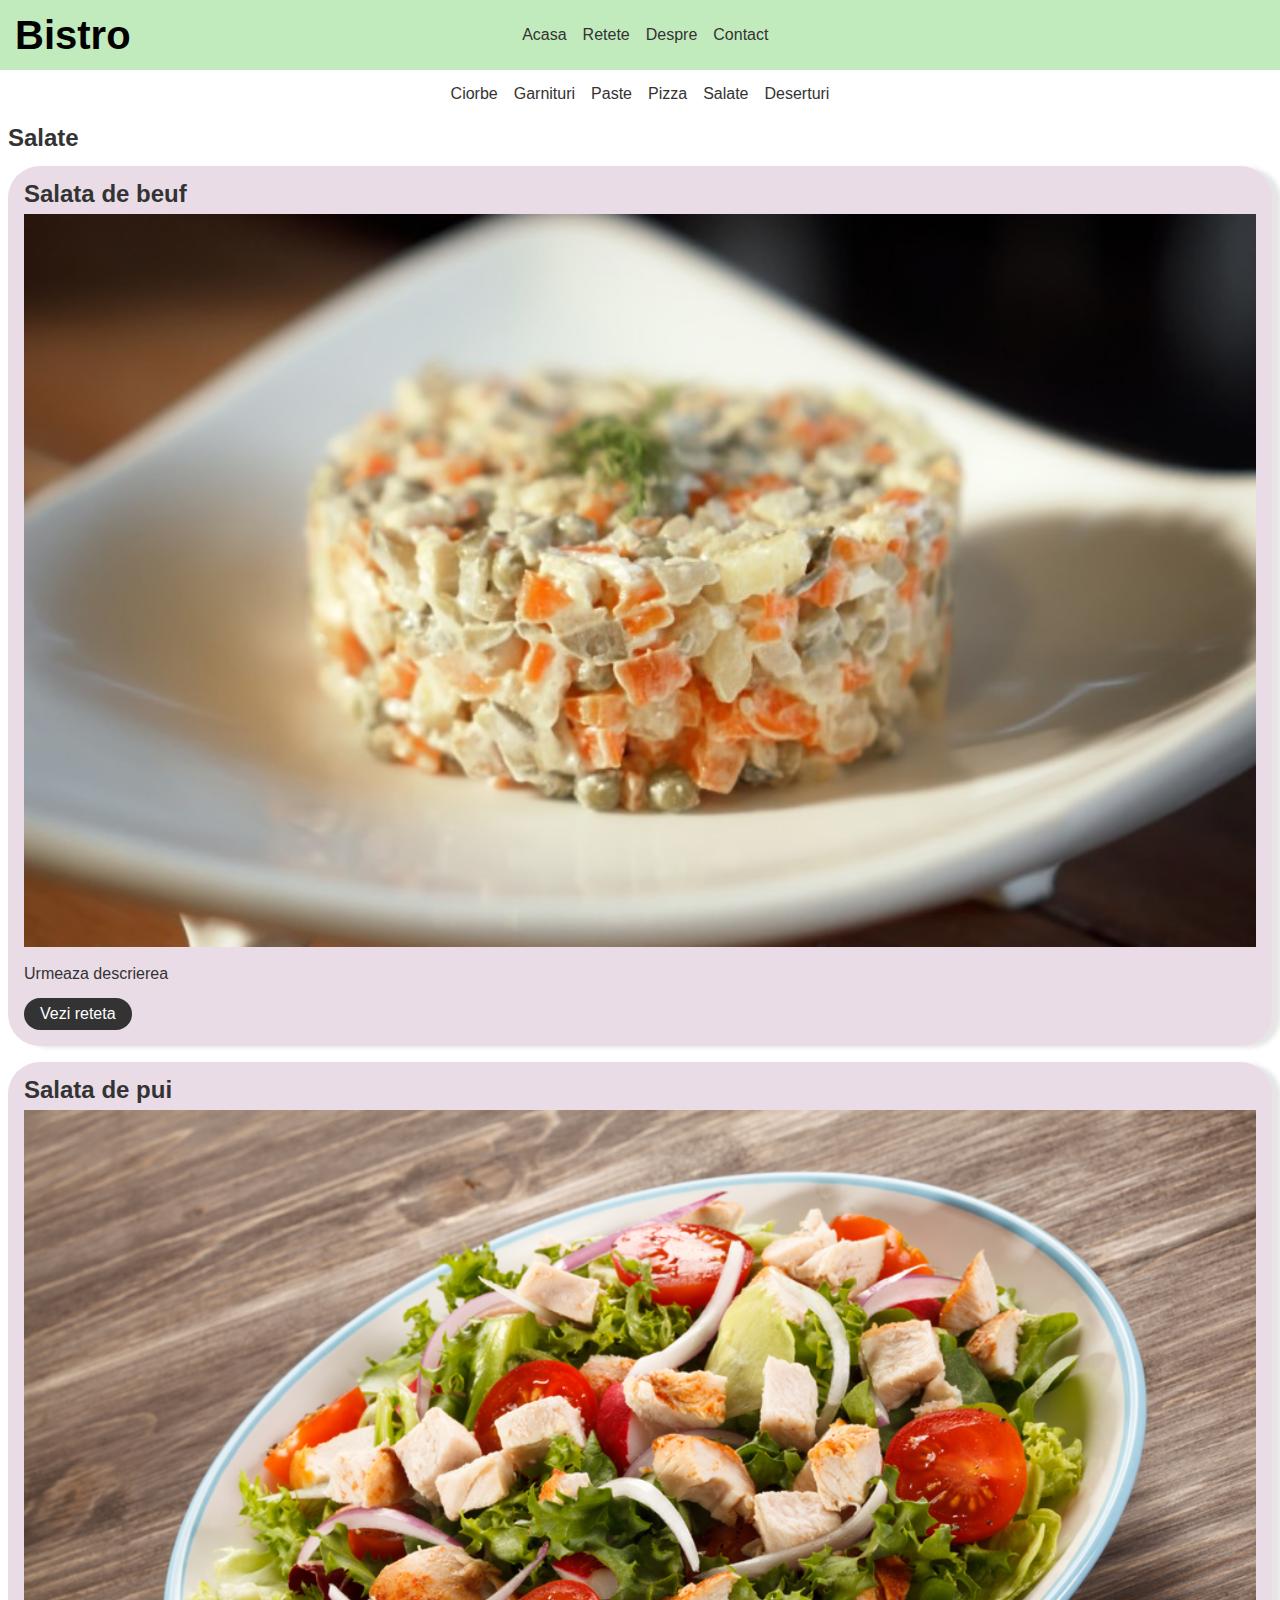
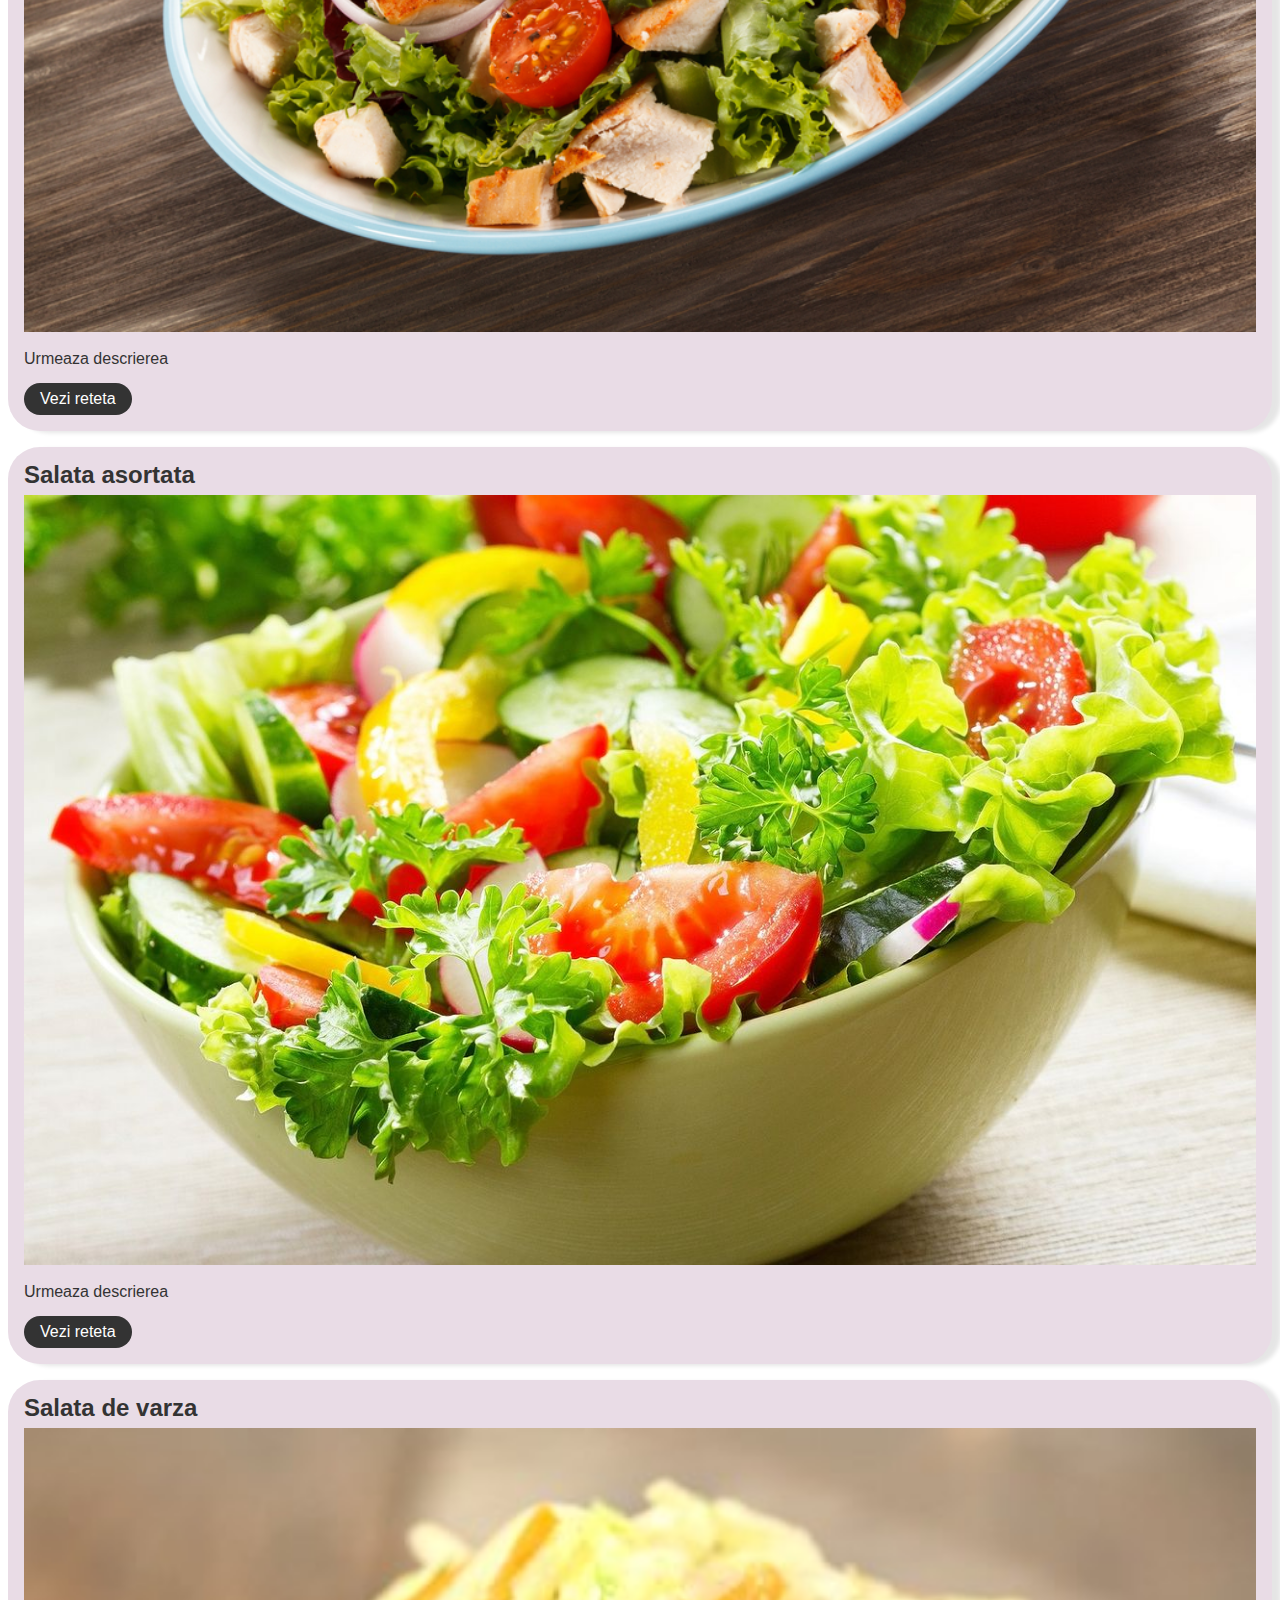
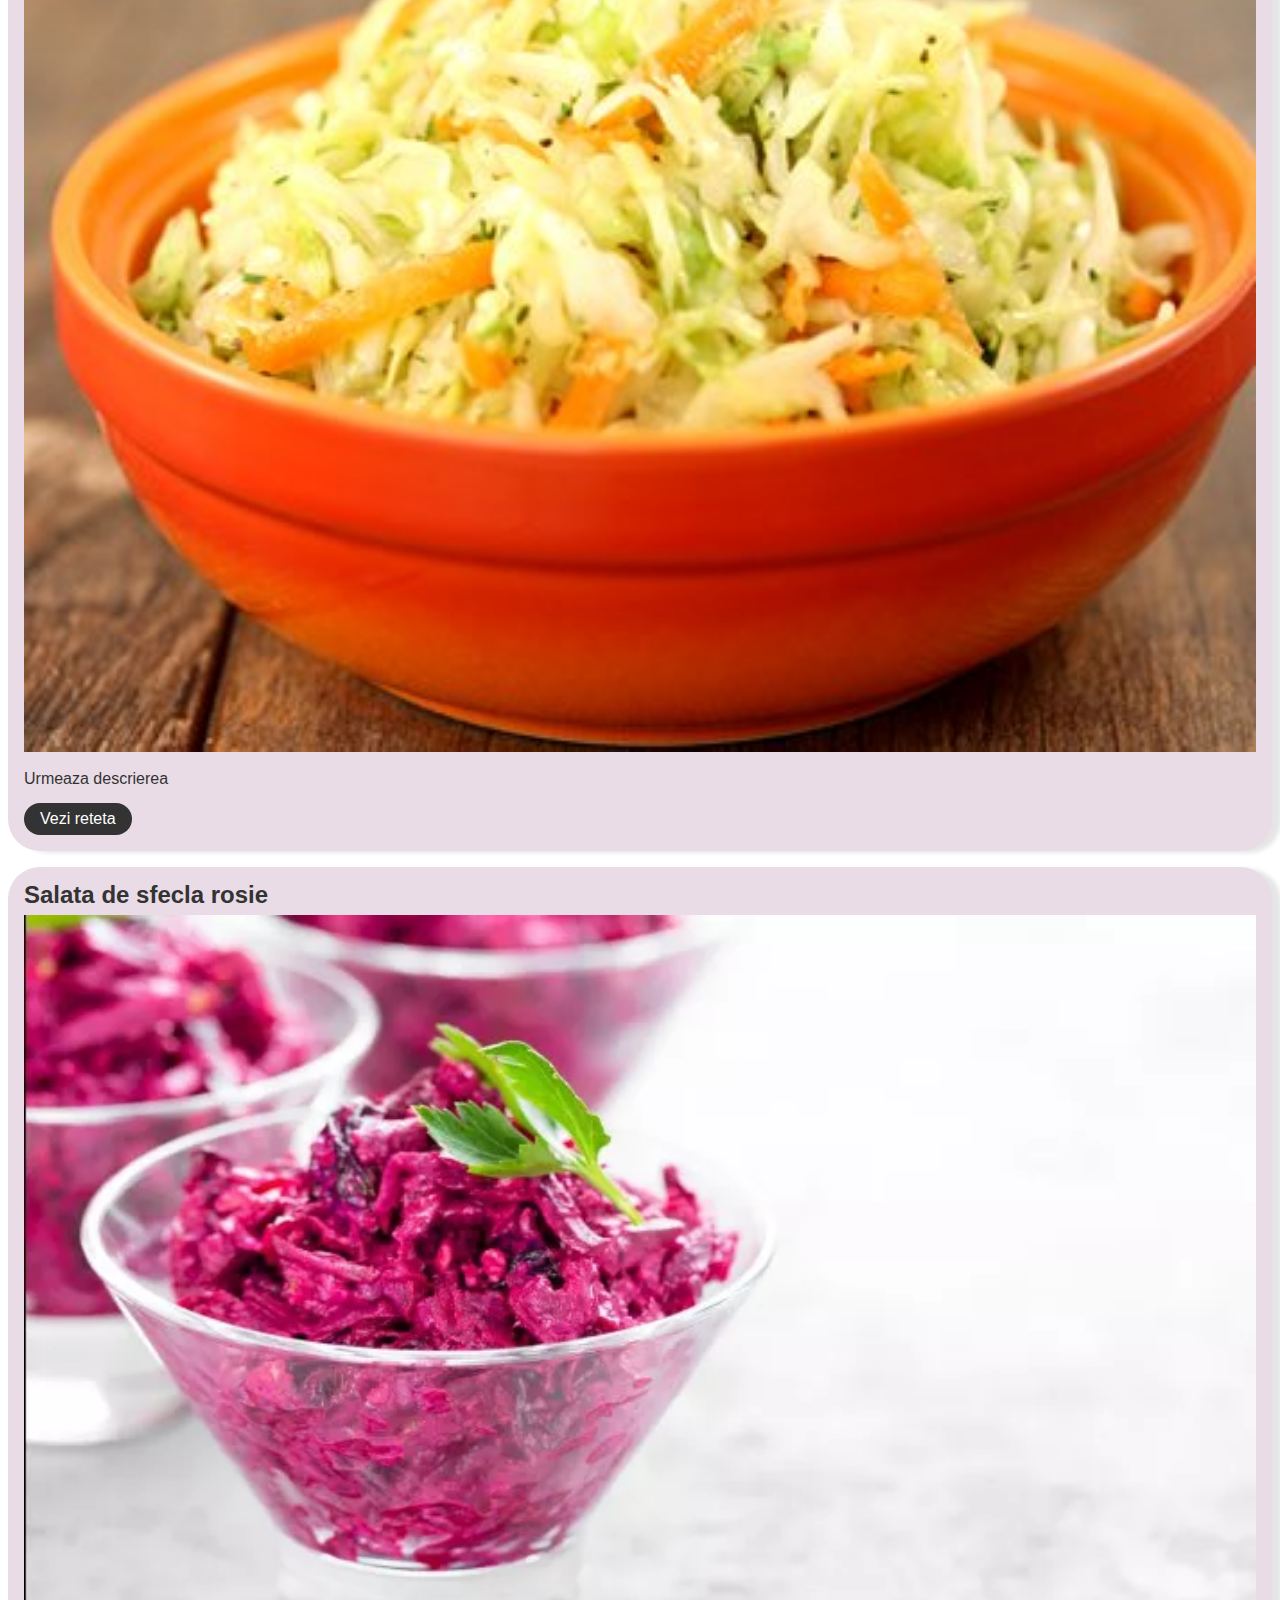
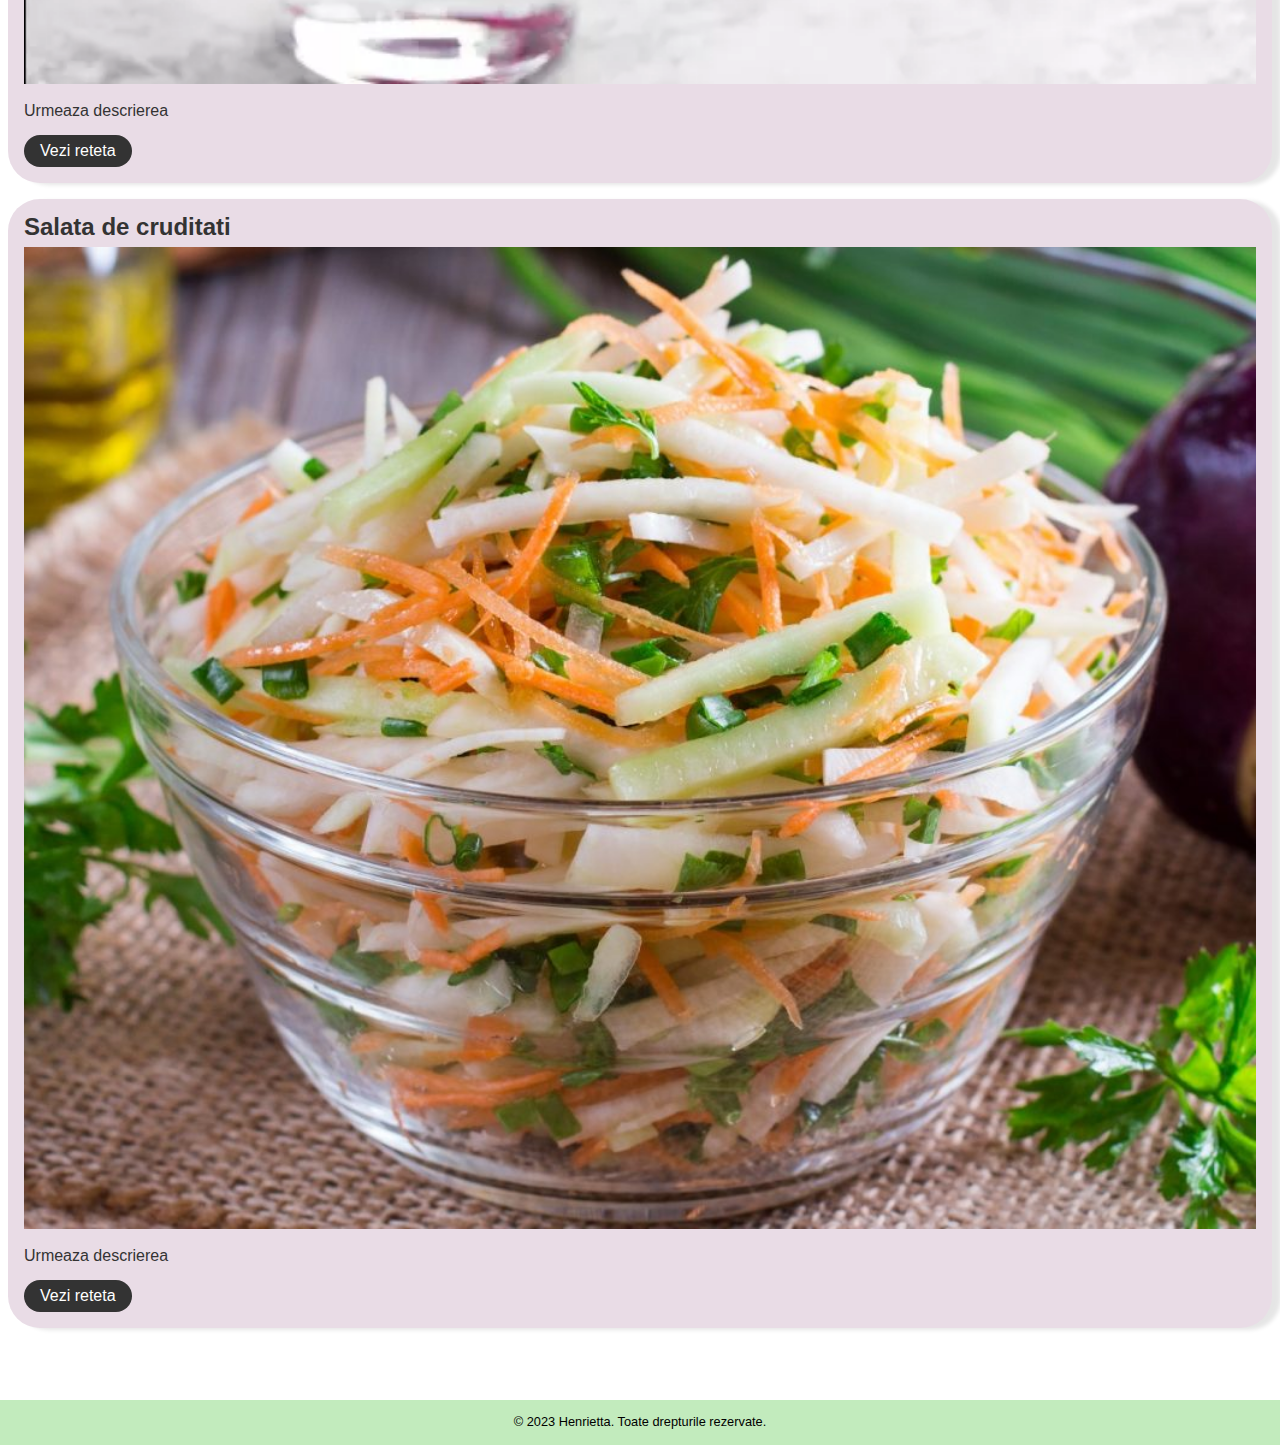
<file: salate.html>
<!DOCTYPE html>
<html>
    <head>
        <title> Bistro </title>
        <link rel="stylesheet" href="stil.css">
    </head>
    <header>
    <h1> Bistro </h1>
    <nav>
      <ul>
        <li><a href="index.html">Acasa</a></li>
        <li><a href="retete.html">Retete</a></li>
        <li><a href="despre.html">Despre</a></li>
        <li><a href="contact.html">Contact</a></li>
      </ul>
    </nav>
  </header>
  <main>
    <nav class="Mancaruri">
      <ul>
        <li><a href="ciorbe.html" target="_self">Ciorbe</a></li>
        <li><a href="garnituri.html" target="_self">Garnituri</a></li>
        <li><a href="paste.html" target="_self">Paste</a></li>
        <li><a href="pizza.html" target="_self">Pizza</a></li>
        <li><a href="salate.html" target="_self">Salate</a></li>
        <li><a href="deserturi.html" target="_self">Deserturi</a></li>
      </ul>
    </nav>
    <br>
    <section>
      <h2> Salate </h2>
      <div>
        <h3> Salata de beuf </h3>
        <img src="imagini/salataB.jpg" alt="Salata de beuf">
        <p> Urmeaza descrierea </p>
        <a href="#" class="button" target="_self"> Vezi reteta </a>
      
      </div><br>
      <div>
        <h3> Salata de pui </h3>
        <img src="imagini/salataPui.jpg" alt="Salata de pui ">
        <p> Urmeaza descrierea </p>
        <a href="#" class="button" target="_self"> Vezi reteta </a>
      
      </div>
      <br>
      <div>
        <h3> Salata asortata </h3>
        <img src="imagini/salataAsortata.jpg" alt="Salata asortata ">
        <p> Urmeaza descrierea </p>
        <a href="#" class="button" target="_self"> Vezi reteta </a>
      
      </div><br>
      <div>
        <h3> Salata de varza </h3>
        <img src="imagini/salataVarza.jpg" alt="Salata de varza">
        <p> Urmeaza descrierea </p>
        <a href="#" class="button" target="_self"> Vezi reteta </a>
      
      </div>
      <br>
      <div>
        <h3> Salata de sfecla rosie </h3>
        <img src="imagini/salataSfecla.jpg" alt="Salata de sfecla rosie">
        <p> Urmeaza descrierea </p>
        <a href="#" class="button" target="_self"> Vezi reteta </a>
      </div><br>

      <div>
        <h3> Salata de cruditati </h3>
        <img src="imagini/salataCruditati.jpg" alt="Salata de cruditati ">
        <p> Urmeaza descrierea </p>
        <a href="#" class="button" target="_self"> Vezi reteta </a>

      </div><br>
      
    </section>
    
  </main>
  <footer>
    <p>&copy; 2023 Henrietta. Toate drepturile rezervate.</p>
  </footer>
</html>
</file>
<file: stil.css>
/* Reset Styles */
*{
  margin: 0;
}
  
  /* Body Styles */
  body {
    font-family: Arial, sans-serif;
    font-size: 16px;
    line-height: 1;
    color: #333;
  }
  
  /* Header Styles */
  
  header {
    background-color: #c2ebbd;
    padding: 15px;
    padding-right: 120px;
    display: flex;
    color: black; 
  }
  
  header h1 {
    font-size: 40px;
  }
  nav {
    margin: auto;
  }
  /*Se aplica la ambele nav-uri*/
  nav ul {
    padding: 0.5rem;
    display: flex;
    list-style: none;
    overflow: hidden;
    justify-content: center;
  }
   /*Asta nu cred ca mi-l trebe
  nav ul li {
    margin-left: 1rem;
  }*/
  
  /* Asta face toate schimbarile la ambele nav-uri*/
  nav ul li a {
    text-decoration: none; /*nu e subliniat linkul*/
    color: #333;
    padding: 0.5rem;
    border-radius: 5rem;
  }
  
  /*Cand sunt deasupra se schimba culoarea la ambele nav-uri*/
  nav ul li a:hover {
    background-color: #ddd;  
    
  }
  

  /* Main Content Styles */
  main {
    max-width: 1300px;
    margin: 0 auto;
    padding: 0.5rem 0.5rem;
  }
  
  section {
    margin-bottom: 1rem;

  }
  
  h2 {
    font-size: 1.5rem;
    font-weight: bold;
    margin-bottom: 1rem;
  }
 
  div {
    background-color: #e9dce6;
    padding: 1rem;
    border-radius: 2rem;
    box-shadow: 9px 2px 4px rgba(0, 0, 0, 0.1);
    overflow: hidden;
    
  }

  div h3 {
    font-size: 1.5rem;
    font-weight: bold;
    margin-bottom: 0.5rem;
  }
  
  div img {
    width: 100%;
    height: auto;
    margin-bottom: 1rem;
   
  }
  
  div p {
    margin-bottom: 1rem;
  }
 
  .button {
    display: inline-block;
    text-decoration: none;
    background-color: #333;
    color: #fff;
    padding: 0.5rem 1rem;
    border-radius: 1rem;
    transition: background-color 0.3s ease-in-out;
  }
  
  .button:hover {
    background-color: #d5a8a8;
    color: #fff;
  }
  
  .ipsum {
    color: 333;
    font-family: 'Times New Roman', Times, serif;
    font-size: 18px;
    text-align: center;
    
  }

  .contact {
    text-align: center;
    justify-content: center;
  }
  /* Footer Styles */
  footer {
    background-color: #c2ebbd;
    padding: 1rem;
    text-align: center;
    margin-top: 2rem;
  }
  
  footer p {
    font-size: 0.8rem;
    color: black;
  }
</file>
